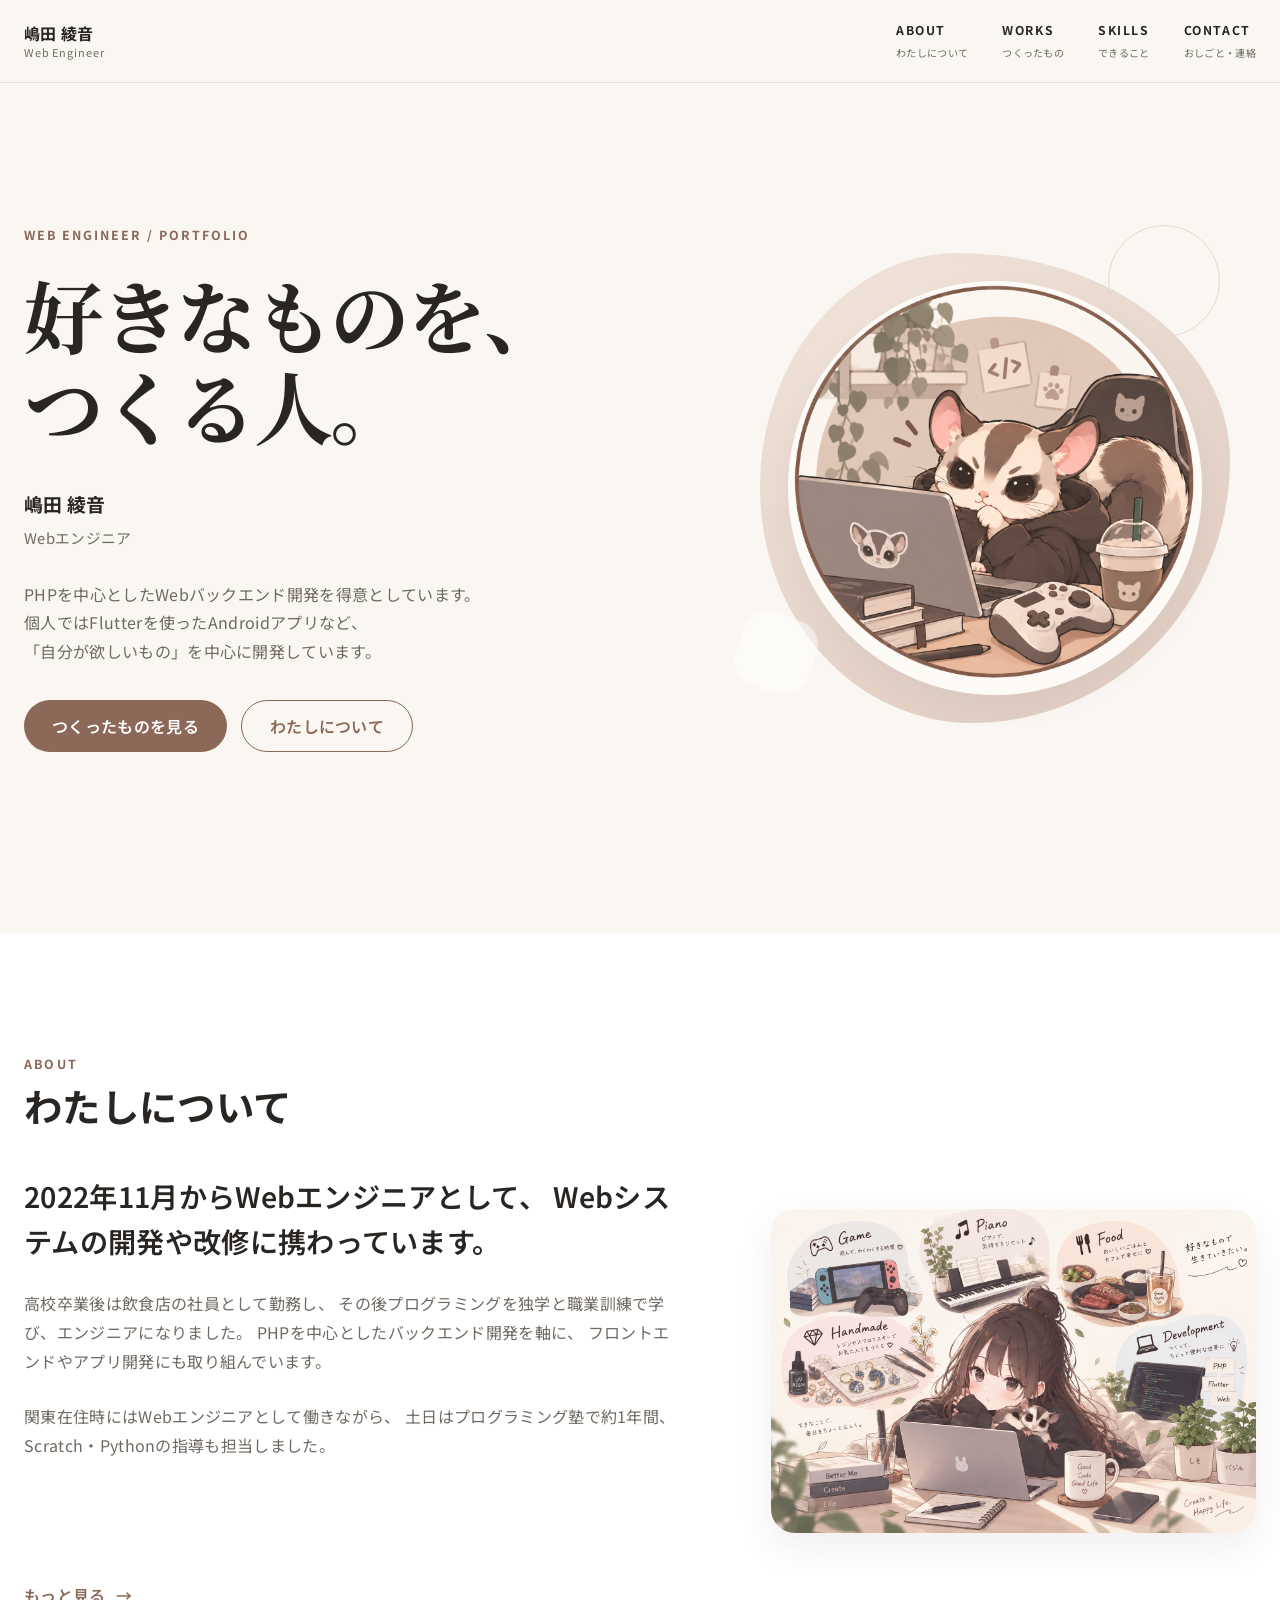
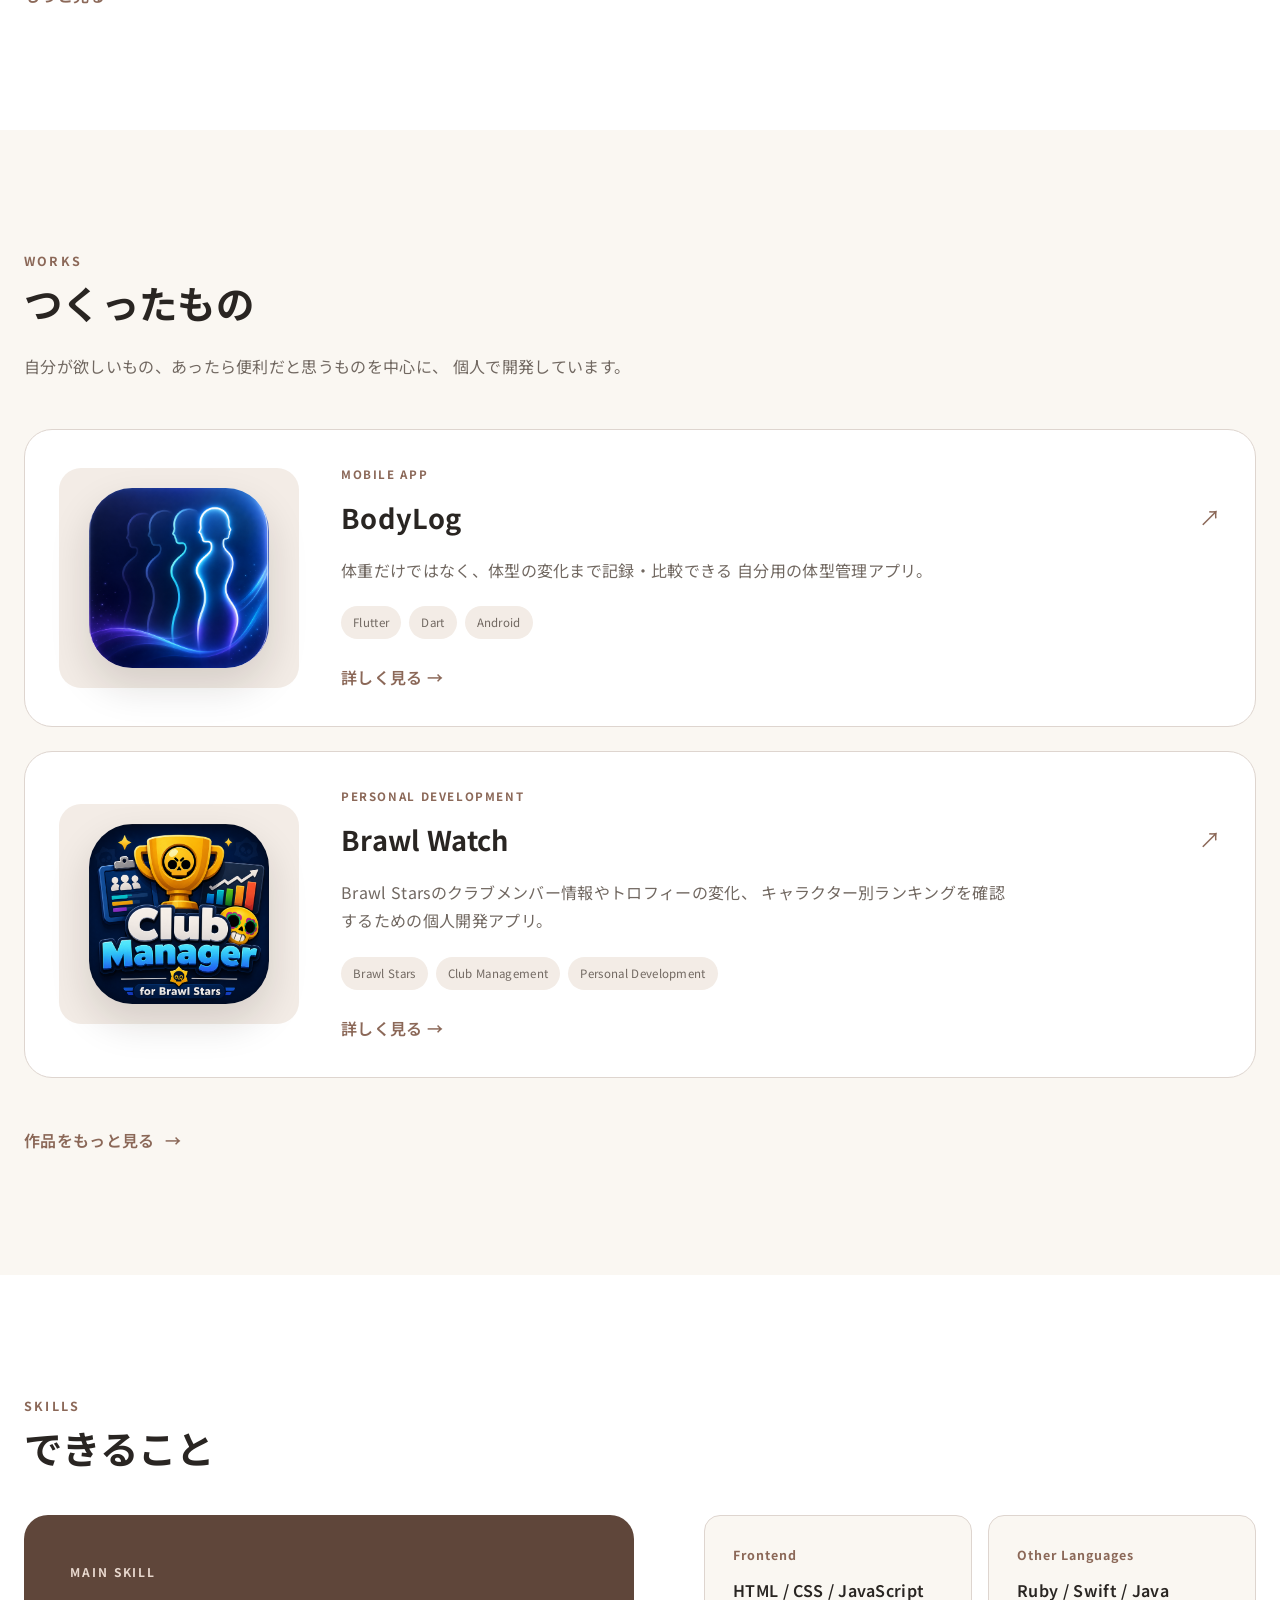
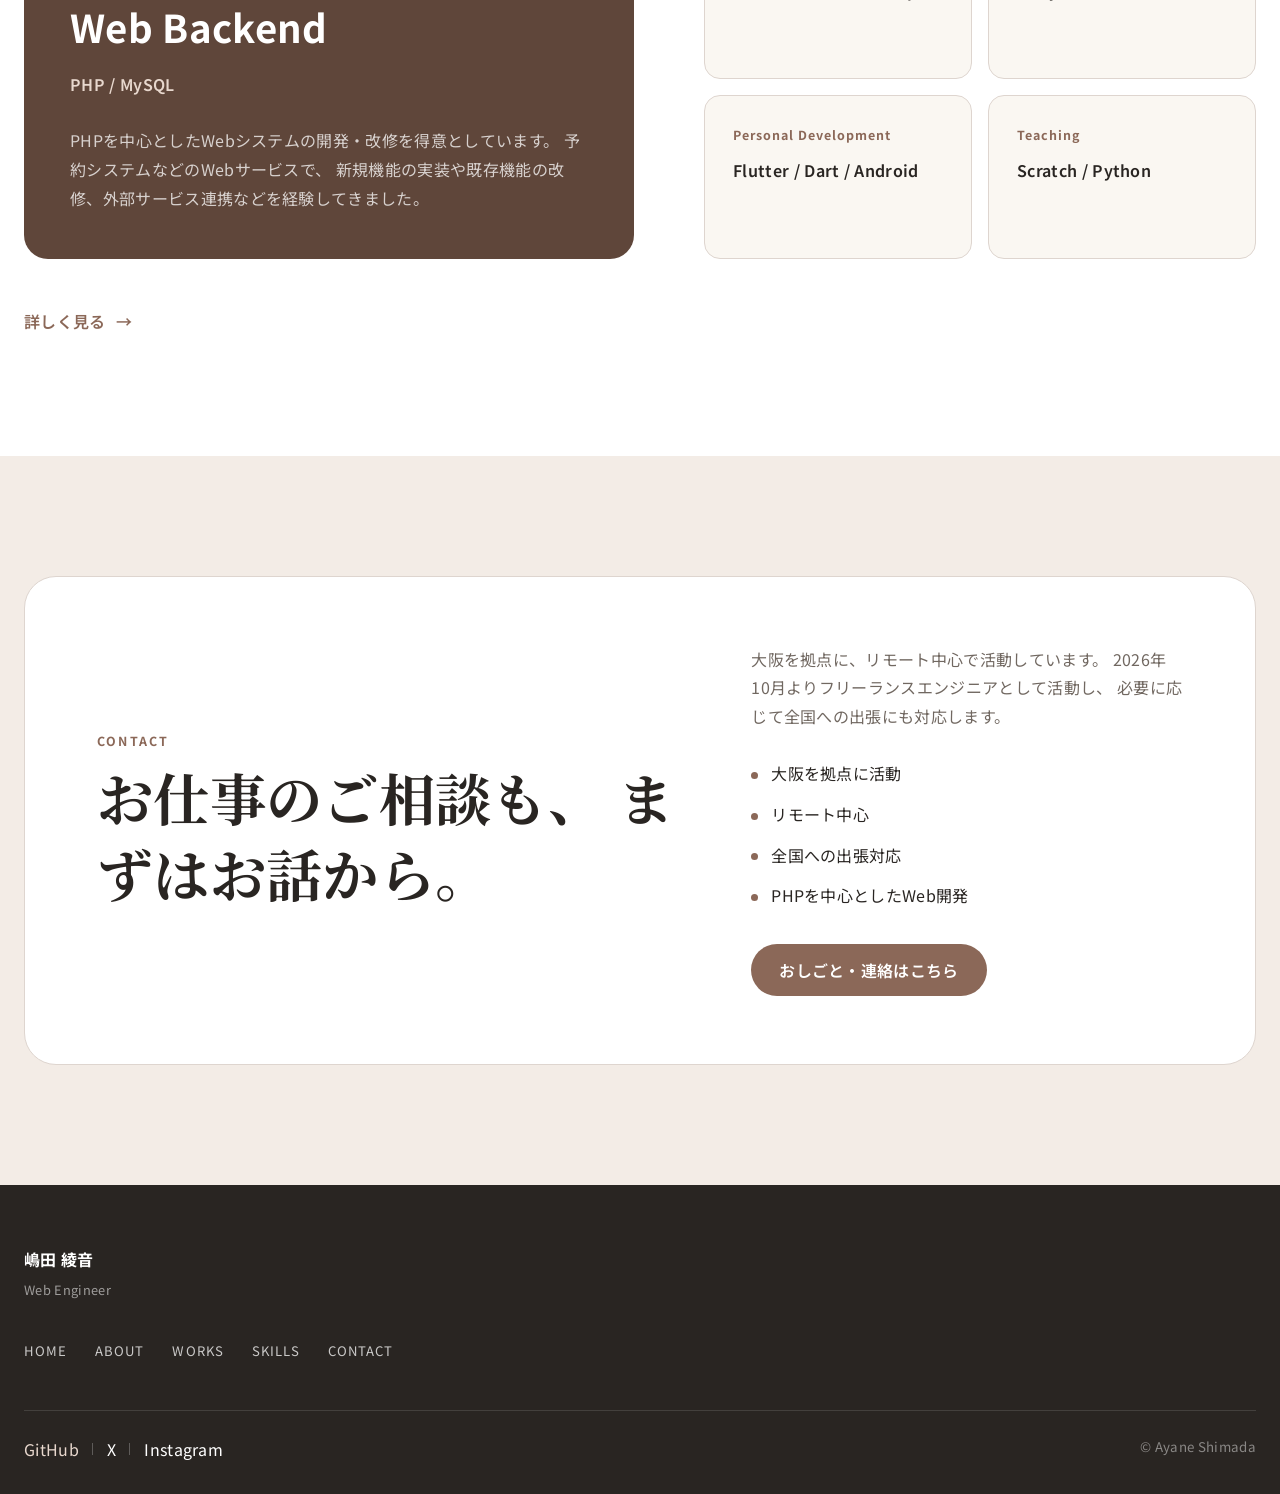
<file: index.html>
<!DOCTYPE html>
<html lang="ja">
<head>
  <meta charset="UTF-8">
  <meta name="viewport" content="width=device-width, initial-scale=1.0">

  <title>嶋田 綾音 | Webエンジニア ポートフォリオ</title>
  <meta
    name="description"
    content="PHPを中心としたWebバックエンド開発を得意とするWebエンジニア、嶋田綾音のポートフォリオサイトです。実務経験や個人開発、スキルをご紹介しています。"
  >
  <meta name="robots" content="index, follow">

  <link rel="stylesheet" href="./assets/css/style.css">
  <link rel="stylesheet" href="./assets/css/responsive.css">

  <style>
    .about-home-interests {
      margin: 36px 0 0;
    }

    .about-home-interests-image {
      display: block;
      width: 100%;
      height: auto;
      border-radius: 24px;
      object-fit: cover;
      box-shadow: 0 14px 36px rgba(73, 54, 44, 0.08);
    }

    @media (max-width: 768px) {
      .about-home-interests {
        margin-top: 28px;
      }

      .about-home-interests-image {
        border-radius: 18px;
      }
    }
  </style>
</head>

<body>

  <!-- =========================
       Header
  ========================== -->
  <header class="site-header">
    <div class="header-inner">

      <a href="./" class="site-logo" aria-label="嶋田綾音 ポートフォリオ ホーム">
        <span class="site-logo-name">嶋田 綾音</span>
        <span class="site-logo-role">Web Engineer</span>
      </a>

      <nav id="global-navigation" class="global-nav" aria-label="メインナビゲーション">
        <ul class="global-nav-list">
          <li>
            <a href="./about/">
              <span class="nav-en">ABOUT</span>
              <span class="nav-ja">わたしについて</span>
            </a>
          </li>

          <li>
            <a href="./works/">
              <span class="nav-en">WORKS</span>
              <span class="nav-ja">つくったもの</span>
            </a>
          </li>

          <li>
            <a href="./skills/">
              <span class="nav-en">SKILLS</span>
              <span class="nav-ja">できること</span>
            </a>
          </li>

          <li>
            <a href="./contact/">
              <span class="nav-en">CONTACT</span>
              <span class="nav-ja">おしごと・連絡</span>
            </a>
          </li>
        </ul>
      </nav>

      <button
        class="menu-button"
        type="button"
        aria-label="メニューを開く"
        aria-expanded="false"
        aria-controls="global-navigation"
      >
        <span></span>
        <span></span>
        <span></span>
      </button>

    </div>
  </header>


  <main>

    <!-- =========================
         Hero
    ========================== -->
    <section class="hero">
      <div class="hero-inner">

        <div class="hero-content">

          <p class="hero-label">WEB ENGINEER / PORTFOLIO</p>

          <h1 class="hero-title">
            好きなものを、<br>
            つくる人。
          </h1>

          <div class="hero-profile">
            <p class="hero-name">嶋田 綾音</p>
            <p class="hero-role">Webエンジニア</p>
          </div>

          <p class="hero-description">
            PHPを中心としたWebバックエンド開発を得意としています。<br>
            個人ではFlutterを使ったAndroidアプリなど、<br class="pc-only">
            「自分が欲しいもの」を中心に開発しています。
          </p>

          <div class="hero-actions">
            <a href="./works/" class="button button-primary">
              つくったものを見る
            </a>

            <a href="./about/" class="button button-secondary">
              わたしについて
            </a>
          </div>

        </div>

        <div class="hero-visual">
          <div class="hero-image-frame">
            <img
              src="./assets/images/common/profile-main.png"
              alt="嶋田綾音の仕事用アイコン"
              class="hero-image"
              decoding="async"
              fetchpriority="high"
            >
          </div>
        </div>

      </div>
    </section>


    <!-- =========================
         About
    ========================== -->
    <section class="section section-about">
      <div class="section-inner">

        <div class="section-heading">
          <p class="section-heading-en">ABOUT</p>
          <h2 class="section-heading-ja">わたしについて</h2>
        </div>

        <div class="about-home">

          <div class="about-home-main">
            <p class="about-home-lead">
              2022年11月からWebエンジニアとして、
              Webシステムの開発や改修に携わっています。
            </p>

            <p class="about-home-text">
              高校卒業後は飲食店の社員として勤務し、
              その後プログラミングを独学と職業訓練で学び、エンジニアになりました。
              PHPを中心としたバックエンド開発を軸に、
              フロントエンドやアプリ開発にも取り組んでいます。
            </p>

            <p class="about-home-text">
              関東在住時にはWebエンジニアとして働きながら、
              土日はプログラミング塾で約1年間、Scratch・Pythonの指導も担当しました。
            </p>
          </div>

          <figure class="about-home-interests">
            <img
              src="./assets/images/common/interests.png"
              alt="ゲーム、ピアノ、焼肉などのおいしいもの、レジンやスワロフスキーを使ったアクセサリー制作、Web・アプリ開発、シソとバジル栽培など、好きなものをまとめたイラスト"
              class="about-home-interests-image"
              loading="lazy"
              decoding="async"
            >
          </figure>

        </div>

        <div class="section-more">
          <a href="./about/" class="text-link">
            もっと見る
            <span aria-hidden="true">→</span>
          </a>
        </div>

      </div>
    </section>


    <!-- =========================
         Works
    ========================== -->
    <section class="section section-works">
      <div class="section-inner">

        <div class="section-heading">
          <p class="section-heading-en">WORKS</p>
          <h2 class="section-heading-ja">つくったもの</h2>
        </div>

        <p class="section-intro">
          自分が欲しいもの、あったら便利だと思うものを中心に、
          個人で開発しています。
        </p>

        <div class="home-works-list">

          <!-- BodyLog -->
          <article class="home-work-item">
            <a
              href="./works/bodylog/"
              class="home-work-link"
              aria-label="BodyLogの詳細を見る"
            >
              <div class="home-work-icon-wrap">
                <img
                  src="./assets/images/bodylog/bodylog-icon.png"
                  alt="BodyLog アプリアイコン"
                  class="home-work-icon"
                  width="180"
                  height="180"
                  loading="lazy"
                  decoding="async"
                >
              </div>

              <div class="home-work-content">
                <p class="work-card-category">MOBILE APP</p>

                <div class="home-work-title-row">
                  <h3 class="work-card-title">BodyLog</h3>
                  <span class="home-work-arrow" aria-hidden="true">↗</span>
                </div>

                <p class="work-card-description">
                  体重だけではなく、体型の変化まで記録・比較できる
                  自分用の体型管理アプリ。
                </p>

                <ul class="tag-list" aria-label="使用技術">
                  <li>Flutter</li>
                  <li>Dart</li>
                  <li>Android</li>
                </ul>

                <span class="work-card-more">詳しく見る →</span>
              </div>
            </a>
          </article>

          <!-- Brawl Watch -->
          <article class="home-work-item">
            <a
              href="./works/brawl-watch/"
              class="home-work-link"
              aria-label="Brawl Watchの詳細を見る"
            >
              <div class="home-work-icon-wrap">
                <img
                  src="./assets/images/brawl-watch/icon.png"
                  alt="Brawl Watch アプリアイコン"
                  class="home-work-icon"
                  width="180"
                  height="180"
                  loading="lazy"
                  decoding="async"
                >
              </div>

              <div class="home-work-content">
                <p class="work-card-category">PERSONAL DEVELOPMENT</p>

                <div class="home-work-title-row">
                  <h3 class="work-card-title">Brawl Watch</h3>
                  <span class="home-work-arrow" aria-hidden="true">↗</span>
                </div>

                <p class="work-card-description">
                  Brawl Starsのクラブメンバー情報やトロフィーの変化、
                  キャラクター別ランキングを確認するための個人開発アプリ。
                </p>

                <ul class="tag-list" aria-label="プロジェクト分類">
                  <li>Brawl Stars</li>
                  <li>Club Management</li>
                  <li>Personal Development</li>
                </ul>

                <span class="work-card-more">詳しく見る →</span>
              </div>
            </a>
          </article>

        </div>

        <div class="section-more">
          <a href="./works/" class="text-link">
            作品をもっと見る
            <span aria-hidden="true">→</span>
          </a>
        </div>

      </div>
    </section>


    <!-- =========================
         Skills
    ========================== -->
    <section class="section section-skills">
      <div class="section-inner">

        <div class="section-heading">
          <p class="section-heading-en">SKILLS</p>
          <h2 class="section-heading-ja">できること</h2>
        </div>

        <div class="skills-home">

          <div class="skills-home-main">
            <p class="skills-home-label">
              MAIN SKILL
            </p>

            <h3 class="skills-home-title">
              Web Backend
            </h3>

            <p class="skills-home-tech">
              PHP / MySQL
            </p>

            <p class="skills-home-description">
              PHPを中心としたWebシステムの開発・改修を得意としています。
              予約システムなどのWebサービスで、
              新規機能の実装や既存機能の改修、外部サービス連携などを経験してきました。
            </p>
          </div>

          <div class="skills-home-list">

            <div class="skill-summary">
              <p class="skill-summary-title">
                Frontend
              </p>
              <p class="skill-summary-text">
                HTML / CSS / JavaScript
              </p>
            </div>

            <div class="skill-summary">
              <p class="skill-summary-title">
                Other Languages
              </p>
              <p class="skill-summary-text">
                Ruby / Swift / Java
              </p>
            </div>

            <div class="skill-summary">
              <p class="skill-summary-title">
                Personal Development
              </p>
              <p class="skill-summary-text">
                Flutter / Dart / Android
              </p>
            </div>

            <div class="skill-summary">
              <p class="skill-summary-title">
                Teaching
              </p>
              <p class="skill-summary-text">
                Scratch / Python
              </p>
            </div>

          </div>

        </div>

        <div class="section-more">
          <a href="./skills/" class="text-link">
            詳しく見る
            <span aria-hidden="true">→</span>
          </a>
        </div>

      </div>
    </section>


    <!-- =========================
         Contact
    ========================== -->
    <section class="section section-contact">
      <div class="section-inner">

        <div class="contact-home">

          <div class="contact-home-heading">
            <p class="section-heading-en">CONTACT</p>

            <h2 class="contact-home-title">
              お仕事のご相談も、<br>
              まずはお話から。
            </h2>
          </div>

          <div class="contact-home-content">

            <p class="contact-home-description">
              大阪を拠点に、リモート中心で活動しています。
              2026年10月よりフリーランスエンジニアとして活動し、
              必要に応じて全国への出張にも対応します。
            </p>

            <ul class="work-style-list">
              <li>大阪を拠点に活動</li>
              <li>リモート中心</li>
              <li>全国への出張対応</li>
              <li>PHPを中心としたWeb開発</li>
            </ul>

            <a href="./contact/" class="button button-primary">
              おしごと・連絡はこちら
            </a>

          </div>

        </div>

      </div>
    </section>

  </main>


  <!-- =========================
       Footer
  ========================== -->
  <footer class="site-footer">
    <div class="footer-inner">

      <div class="footer-profile">
        <p class="footer-name">
          嶋田 綾音
        </p>

        <p class="footer-role">
          Web Engineer
        </p>
      </div>

      <nav class="footer-nav" aria-label="フッターナビゲーション">
        <ul>
          <li>
            <a href="./">HOME</a>
          </li>
          <li>
            <a href="./about/">ABOUT</a>
          </li>
          <li>
            <a href="./works/">WORKS</a>
          </li>
          <li>
            <a href="./skills/">SKILLS</a>
          </li>
          <li>
            <a href="./contact/">CONTACT</a>
          </li>
        </ul>
      </nav>

      <div class="footer-bottom">
        <div class="footer-socials">
            <a
            href="https://github.com/shima0924-a"
            target="_blank"
            rel="noopener noreferrer"
            class="footer-github"
            >GitHub</a>

            <a
            href="https://x.com/momonga_job"
            target="_blank"
            rel="noopener noreferrer"
            >X</a>

            <a
            href="https://www.instagram.com/d_shima.gogoj/"
            target="_blank"
            rel="noopener noreferrer"
            >Instagram</a>
        </div>

        <small class="copyright">© Ayane Shimada</small>
      </div>

    </div>
  </footer>


  <script src="./assets/js/main.js"></script>

</body>
</html>
</file>
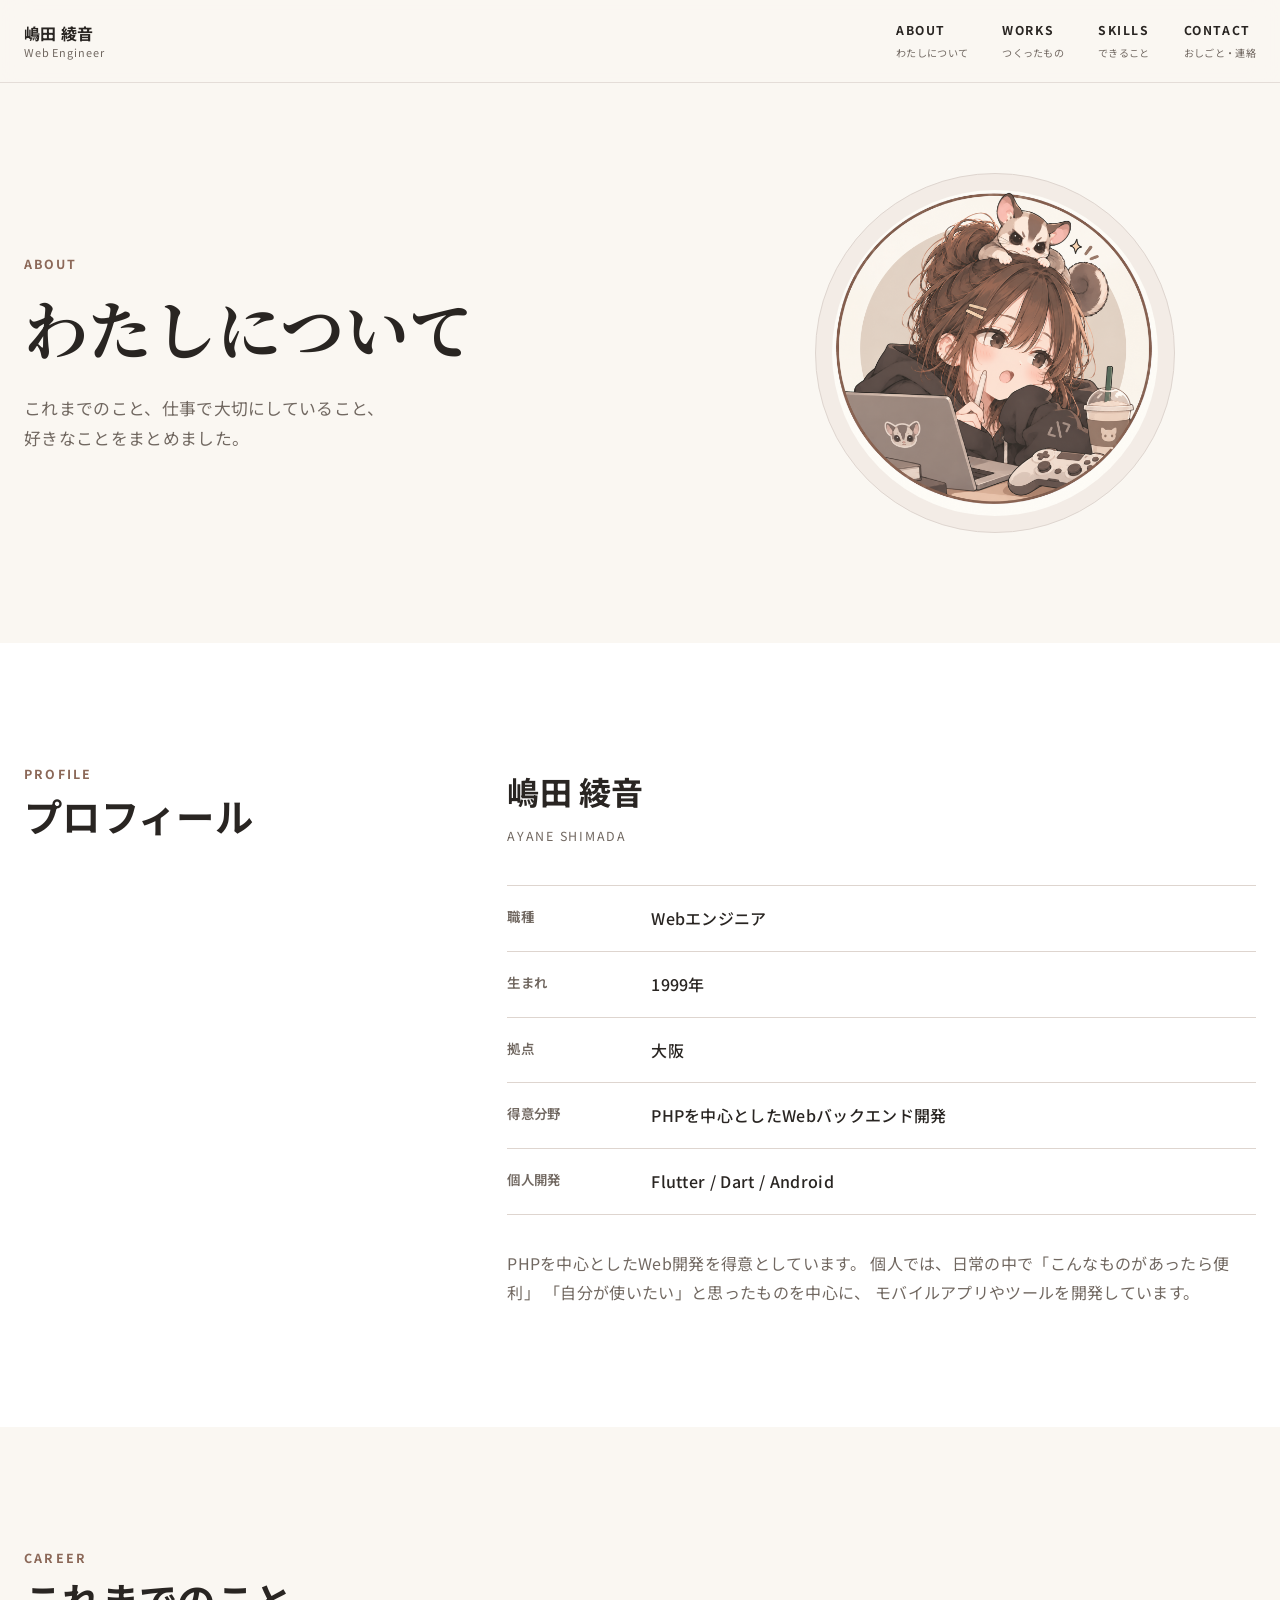
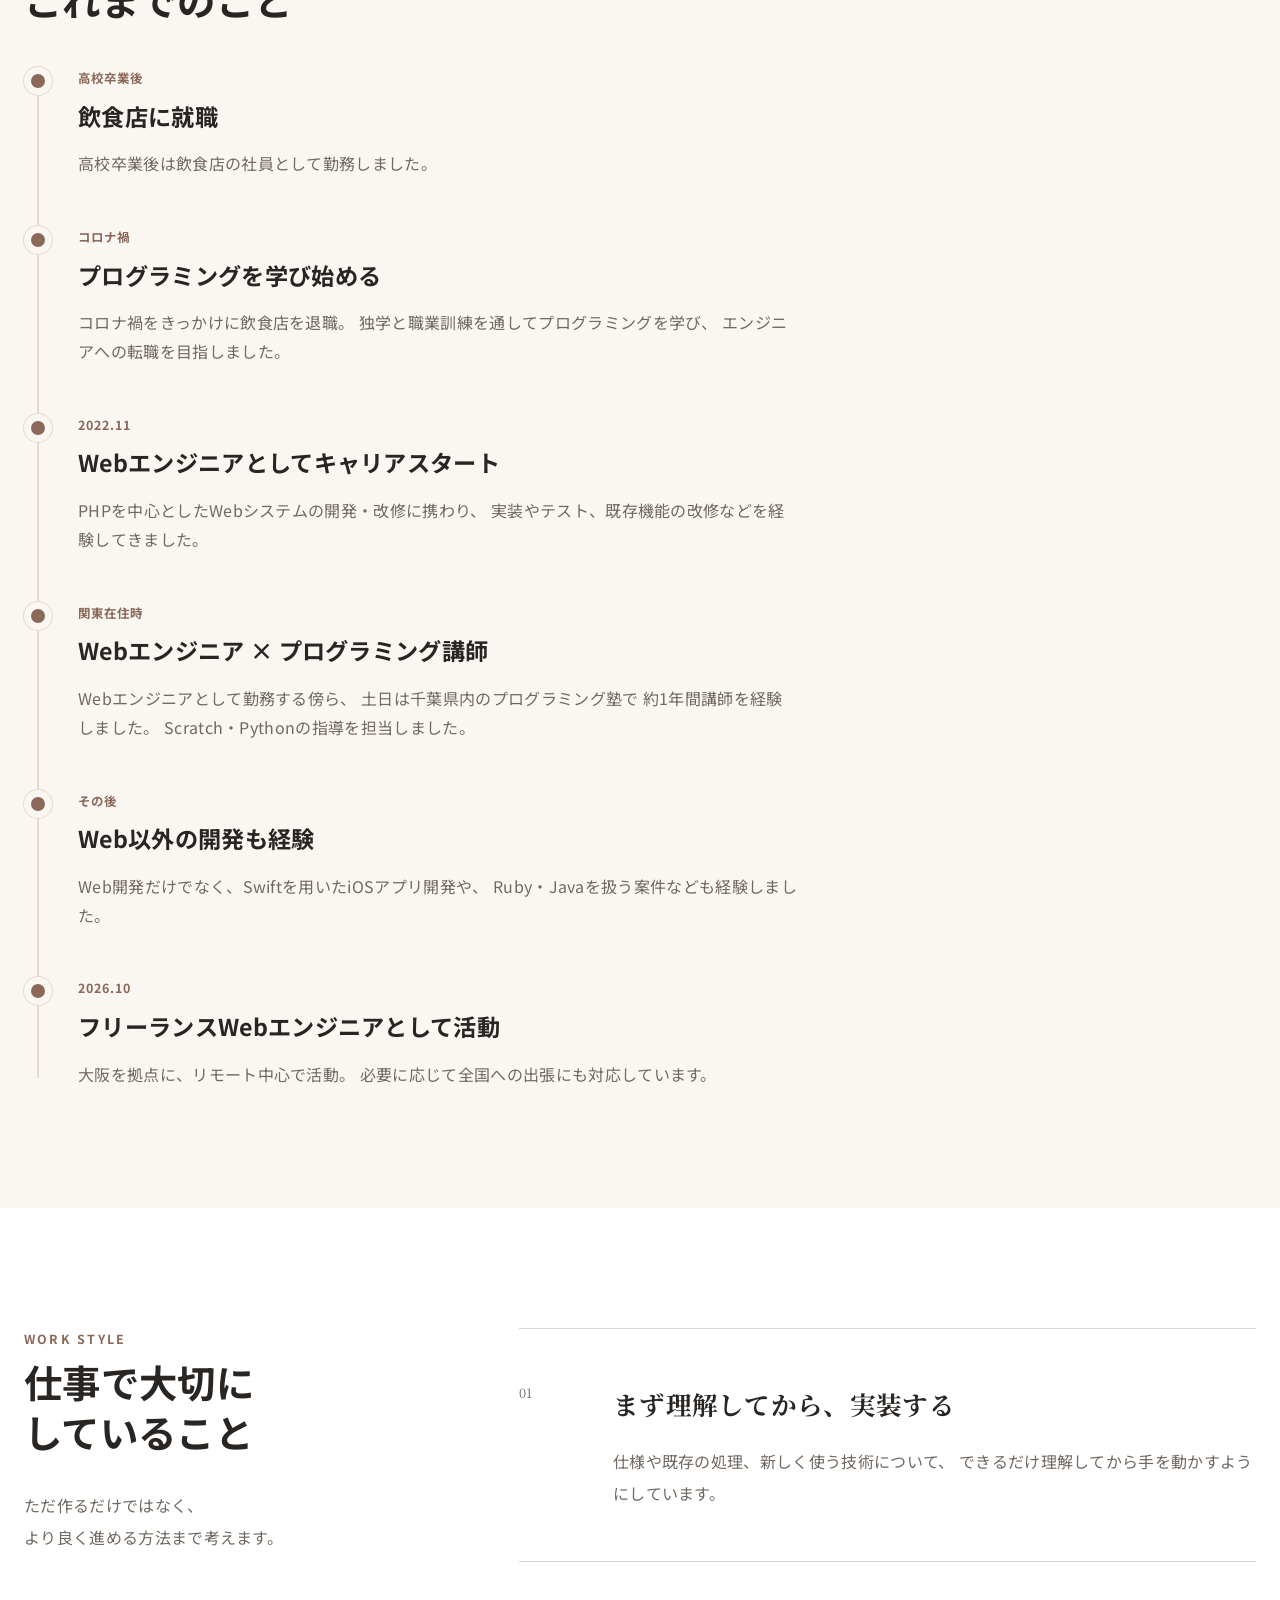
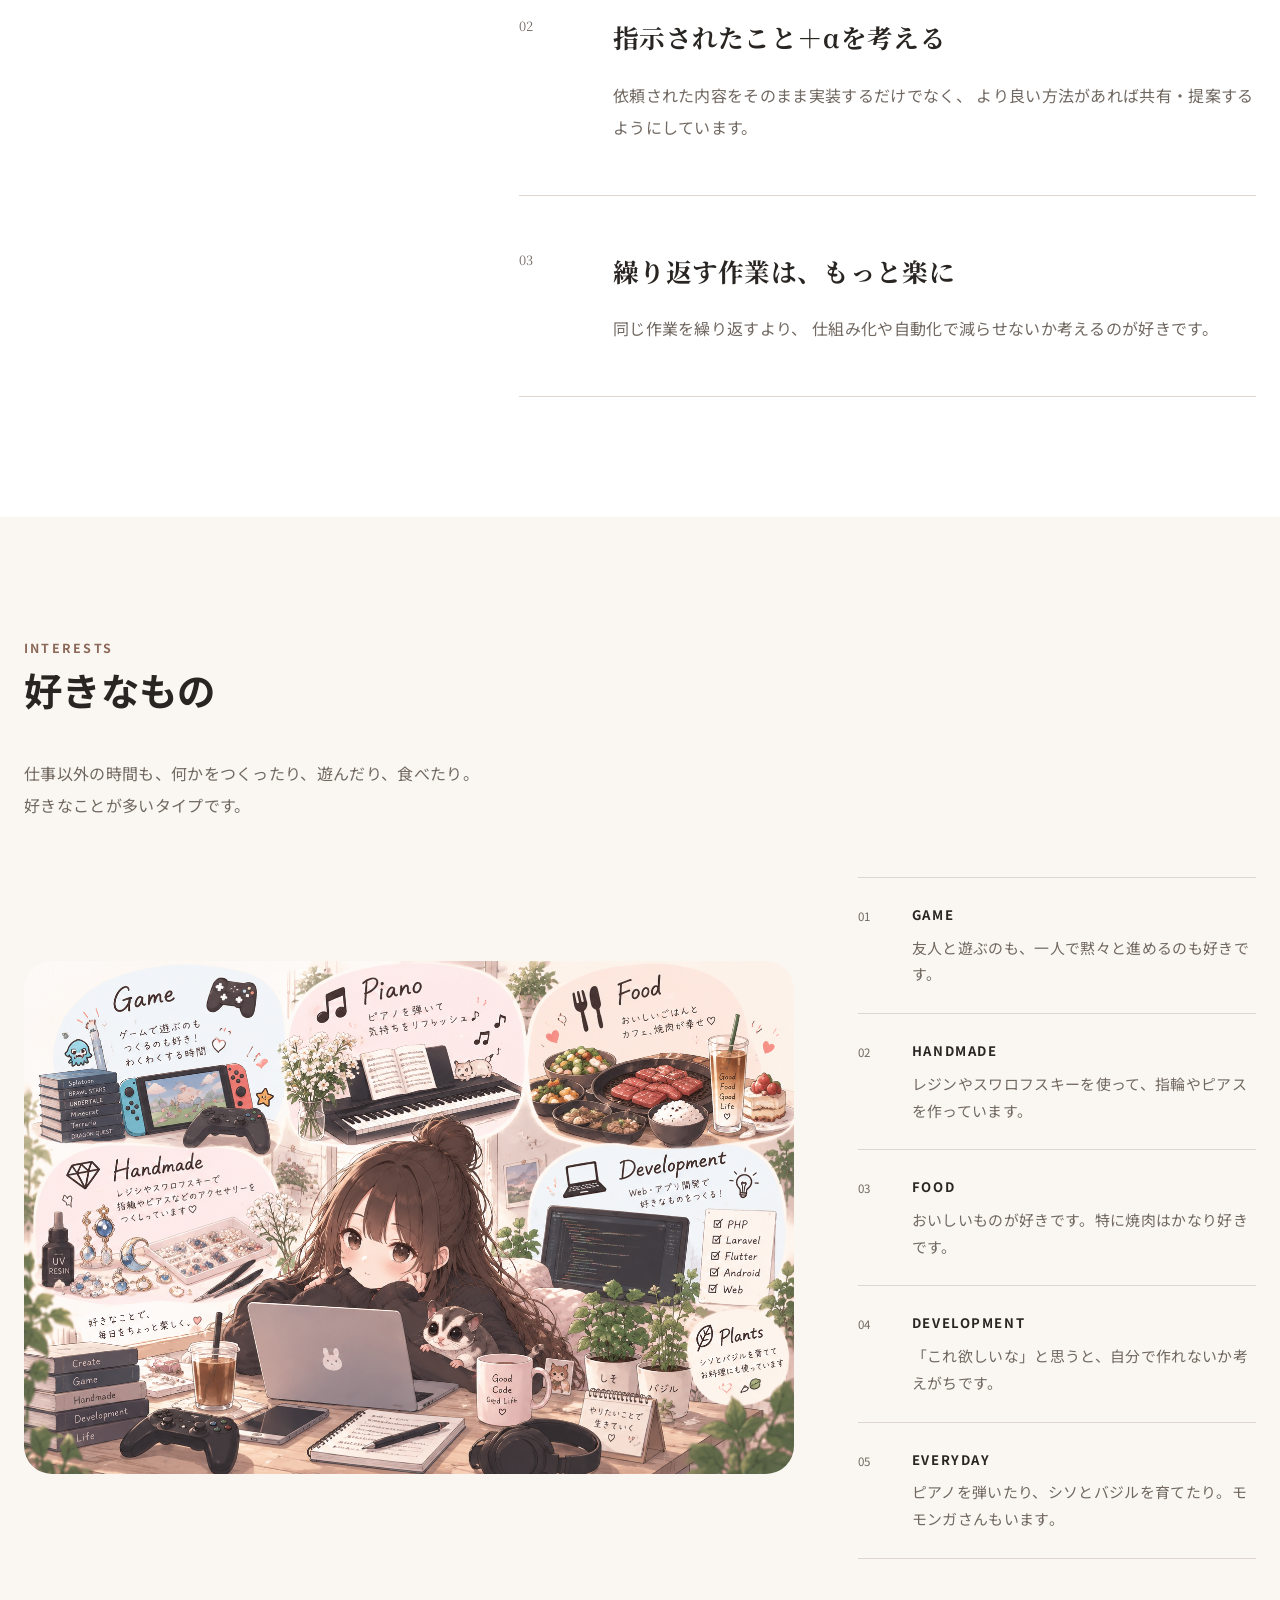
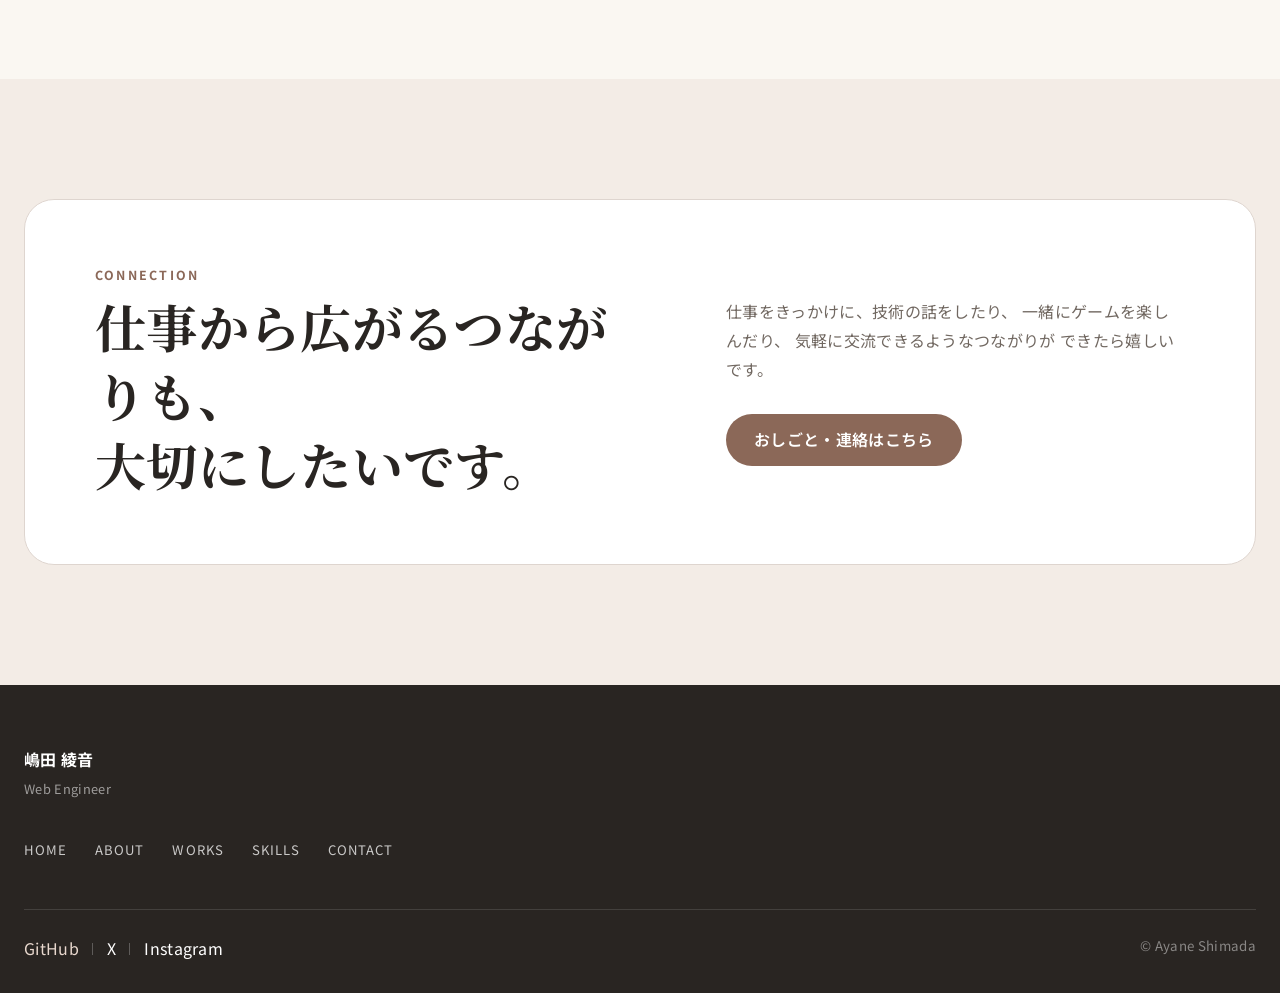
<file: about/index.html>
<!DOCTYPE html>
<html lang="ja">
<head>
  <meta charset="UTF-8">
  <meta name="viewport" content="width=device-width, initial-scale=1.0">

  <title>わたしについて | 嶋田 綾音</title>
  <meta
    name="description"
    content="Webエンジニア嶋田綾音のプロフィール、これまでの経歴、仕事で大切にしていること、趣味について紹介します。"
  >

  <link rel="stylesheet" href="../assets/css/style.css">
  <link rel="stylesheet" href="../assets/css/responsive.css">
</head>

<body>

  <!-- =========================
       Header
  ========================== -->
  <header class="site-header">
    <div class="header-inner">

      <a href="../" class="site-logo">
        <span class="site-logo-name">嶋田 綾音</span>
        <span class="site-logo-role">Web Engineer</span>
      </a>

      <nav class="global-nav" aria-label="メインナビゲーション">
        <ul class="global-nav-list">
          <li>
            <a href="../about/">
              <span class="nav-en">ABOUT</span>
              <span class="nav-ja">わたしについて</span>
            </a>
          </li>

          <li>
            <a href="../works/">
              <span class="nav-en">WORKS</span>
              <span class="nav-ja">つくったもの</span>
            </a>
          </li>

          <li>
            <a href="../skills/">
              <span class="nav-en">SKILLS</span>
              <span class="nav-ja">できること</span>
            </a>
          </li>

          <li>
            <a href="../contact/">
              <span class="nav-en">CONTACT</span>
              <span class="nav-ja">おしごと・連絡</span>
            </a>
          </li>
        </ul>
      </nav>

      <button
        class="menu-button"
        type="button"
        aria-label="メニューを開く"
        aria-expanded="false"
      >
        <span></span>
        <span></span>
        <span></span>
      </button>

    </div>
  </header>


  <main>

    <!-- =========================
         Page Hero
    ========================== -->
    <section class="page-hero">
      <div class="page-hero-inner">

        <div class="page-hero-content">
          <p class="page-hero-en">ABOUT</p>

          <h1 class="page-hero-title">
            わたしについて
          </h1>

          <p class="page-hero-lead">
            これまでのこと、仕事で大切にしていること、<br class="pc-only">
            好きなことをまとめました。
          </p>
        </div>

        <div class="page-hero-visual">
          <img
            src="../assets/images/common/profile-main2.png"
            alt="嶋田綾音の仕事用アイコン"
            class="page-hero-image"
          >
        </div>

      </div>
    </section>


    <!-- =========================
         Profile
    ========================== -->
    <section class="section about-profile-section">
      <div class="section-inner">

        <div class="about-profile-grid">

          <div class="about-profile-heading">
            <p class="section-heading-en">PROFILE</p>
            <h2 class="section-heading-ja">プロフィール</h2>
          </div>

          <div class="about-profile-content">

            <div class="about-profile-name">
              <p class="about-profile-name-ja">
                嶋田 綾音
              </p>

              <p class="about-profile-name-en">
                AYANE SHIMADA
              </p>
            </div>

            <dl class="profile-list">

              <div class="profile-row">
                <dt>職種</dt>
                <dd>Webエンジニア</dd>
              </div>

              <div class="profile-row">
                <dt>生まれ</dt>
                <dd>1999年</dd>
              </div>

              <div class="profile-row">
                <dt>拠点</dt>
                <dd>大阪</dd>
              </div>

              <div class="profile-row">
                <dt>得意分野</dt>
                <dd>PHPを中心としたWebバックエンド開発</dd>
              </div>

              <div class="profile-row">
                <dt>個人開発</dt>
                <dd>Flutter / Dart / Android</dd>
              </div>

            </dl>

            <p class="about-profile-text">
              PHPを中心としたWeb開発を得意としています。
              個人では、日常の中で「こんなものがあったら便利」
              「自分が使いたい」と思ったものを中心に、
              モバイルアプリやツールを開発しています。
            </p>

          </div>

        </div>

      </div>
    </section>


    <!-- =========================
         Career
    ========================== -->
    <section class="section career-section">
      <div class="section-inner">

        <div class="section-heading">
          <p class="section-heading-en">CAREER</p>
          <h2 class="section-heading-ja">これまでのこと</h2>
        </div>

        <div class="career-timeline">

          <article class="career-item">
            <div class="career-marker"></div>

            <div class="career-content">
              <p class="career-year">高校卒業後</p>

              <h3 class="career-title">
                飲食店に就職
              </h3>

              <p class="career-text">
                高校卒業後は飲食店の社員として勤務しました。
              </p>
            </div>
          </article>


          <article class="career-item">
            <div class="career-marker"></div>

            <div class="career-content">
              <p class="career-year">コロナ禍</p>

              <h3 class="career-title">
                プログラミングを学び始める
              </h3>

              <p class="career-text">
                コロナ禍をきっかけに飲食店を退職。
                独学と職業訓練を通してプログラミングを学び、
                エンジニアへの転職を目指しました。
              </p>
            </div>
          </article>


          <article class="career-item">
            <div class="career-marker"></div>

            <div class="career-content">
              <p class="career-year">2022.11</p>

              <h3 class="career-title">
                Webエンジニアとしてキャリアスタート
              </h3>

              <p class="career-text">
                PHPを中心としたWebシステムの開発・改修に携わり、
                実装やテスト、既存機能の改修などを経験してきました。
              </p>
            </div>
          </article>


          <article class="career-item">
            <div class="career-marker"></div>

            <div class="career-content">
              <p class="career-year">関東在住時</p>

              <h3 class="career-title">
                Webエンジニア × プログラミング講師
              </h3>

              <p class="career-text">
                Webエンジニアとして勤務する傍ら、
                土日は千葉県内のプログラミング塾で
                約1年間講師を経験しました。
                Scratch・Pythonの指導を担当しました。
              </p>
            </div>
          </article>


          <article class="career-item">
            <div class="career-marker"></div>

            <div class="career-content">
              <p class="career-year">その後</p>

              <h3 class="career-title">
                Web以外の開発も経験
              </h3>

              <p class="career-text">
                Web開発だけでなく、Swiftを用いたiOSアプリ開発や、
                Ruby・Javaを扱う案件なども経験しました。
              </p>
            </div>
          </article>


          <article class="career-item">
            <div class="career-marker"></div>

            <div class="career-content">
              <p class="career-year">2026.10</p>

              <h3 class="career-title">
                フリーランスWebエンジニアとして活動
              </h3>

              <p class="career-text">
                大阪を拠点に、リモート中心で活動。
                必要に応じて全国への出張にも対応しています。
              </p>
            </div>
          </article>

        </div>

      </div>
    </section>


    <!-- =========================
         Values
    ========================== -->
    <section class="section values-section">
    <div class="section-inner values-layout">

        <div class="values-intro">
        <p class="section-heading-en">WORK STYLE</p>
        <h2 class="section-heading-ja">
            仕事で大切に<br>していること
        </h2>

        <p class="values-intro-text">
            ただ作るだけではなく、<br>
            より良く進める方法まで考えます。
        </p>
        </div>

        <div class="values-list">

        <article class="value-story">
            <span class="value-story-number">01</span>
            <div>
            <h3>まず理解してから、実装する</h3>
            <p>
                仕様や既存の処理、新しく使う技術について、
                できるだけ理解してから手を動かすようにしています。
            </p>
            </div>
        </article>

        <article class="value-story">
            <span class="value-story-number">02</span>
            <div>
            <h3>指示されたこと＋αを考える</h3>
            <p>
                依頼された内容をそのまま実装するだけでなく、
                より良い方法があれば共有・提案するようにしています。
            </p>
            </div>
        </article>

        <article class="value-story">
            <span class="value-story-number">03</span>
            <div>
            <h3>繰り返す作業は、もっと楽に</h3>
            <p>
                同じ作業を繰り返すより、
                仕組み化や自動化で減らせないか考えるのが好きです。
            </p>
            </div>
        </article>

        </div>
    </div>
    </section>


    <!-- =========================
         Interests
    ========================== -->
    <section class="section interests-section">
    <div class="section-inner">

        <div class="section-heading">
        <p class="section-heading-en">INTERESTS</p>
        <h2 class="section-heading-ja">好きなもの</h2>
        </div>

        <p class="interests-lead">
        仕事以外の時間も、何かをつくったり、遊んだり、食べたり。<br>
        好きなことが多いタイプです。
        </p>

        <div class="interests-showcase">

        <div class="interests-visual">
            <img
            src="../assets/images/common/interests-about.png"
            alt="ゲーム、ピアノ、ハンドメイド、食べること、個人開発など好きなものを描いたイラスト"
            class="interests-image"
            >
        </div>

        <div class="interests-notes">

            <div class="interest-note">
            <span>01</span>
            <div>
                <strong>GAME</strong>
                <p>友人と遊ぶのも、一人で黙々と進めるのも好きです。</p>
            </div>
            </div>

            <div class="interest-note">
            <span>02</span>
            <div>
                <strong>HANDMADE</strong>
                <p>レジンやスワロフスキーを使って、指輪やピアスを作っています。</p>
            </div>
            </div>

            <div class="interest-note">
            <span>03</span>
            <div>
                <strong>FOOD</strong>
                <p>おいしいものが好きです。特に焼肉はかなり好きです。</p>
            </div>
            </div>

            <div class="interest-note">
            <span>04</span>
            <div>
                <strong>DEVELOPMENT</strong>
                <p>「これ欲しいな」と思うと、自分で作れないか考えがちです。</p>
            </div>
            </div>

            <div class="interest-note">
            <span>05</span>
            <div>
                <strong>EVERYDAY</strong>
                <p>ピアノを弾いたり、シソとバジルを育てたり。モモンガさんもいます。</p>
            </div>
            </div>

        </div>

        </div>

    </div>
    </section>


    <!-- =========================
         Connection
    ========================== -->
    <section class="section connection-section">
      <div class="section-inner">

        <div class="connection-card">

          <div class="connection-heading">
            <p class="section-heading-en">CONNECTION</p>

            <h2 class="connection-title">
              仕事から広がるつながりも、<br>
              大切にしたいです。
            </h2>
          </div>

          <div class="connection-content">
            <p class="connection-text">
              仕事をきっかけに、技術の話をしたり、
              一緒にゲームを楽しんだり、
              気軽に交流できるようなつながりが
              できたら嬉しいです。
            </p>

            <a href="../contact/" class="button button-primary">
              おしごと・連絡はこちら
            </a>
          </div>

        </div>

      </div>
    </section>

  </main>


  <!-- =========================
       Footer
  ========================== -->
  <footer class="site-footer">
    <div class="footer-inner">

      <div class="footer-profile">
        <p class="footer-name">
          嶋田 綾音
        </p>

        <p class="footer-role">
          Web Engineer
        </p>
      </div>

      <nav class="footer-nav" aria-label="フッターナビゲーション">
        <ul>
          <li>
            <a href="../">HOME</a>
          </li>
          <li>
            <a href="../about/">ABOUT</a>
          </li>
          <li>
            <a href="../works/">WORKS</a>
          </li>
          <li>
            <a href="../skills/">SKILLS</a>
          </li>
          <li>
            <a href="../contact/">CONTACT</a>
          </li>
        </ul>
      </nav>

      <div class="footer-bottom">
        <div class="footer-socials">
            <a
            href="https://github.com/shima0924-a"
            target="_blank"
            rel="noopener noreferrer"
            class="footer-github"
            >GitHub</a>

            <a
            href="https://x.com/momonga_job"
            target="_blank"
            rel="noopener noreferrer"
            >X</a>

            <a
            href="https://www.instagram.com/d_shima.gogoj/"
            target="_blank"
            rel="noopener noreferrer"
            >Instagram</a>
        </div>

        <small class="copyright">© Ayane Shimada</small>
      </div>

    </div>
  </footer>


  <script src="../assets/js/main.js"></script>

</body>
</html>
</file>
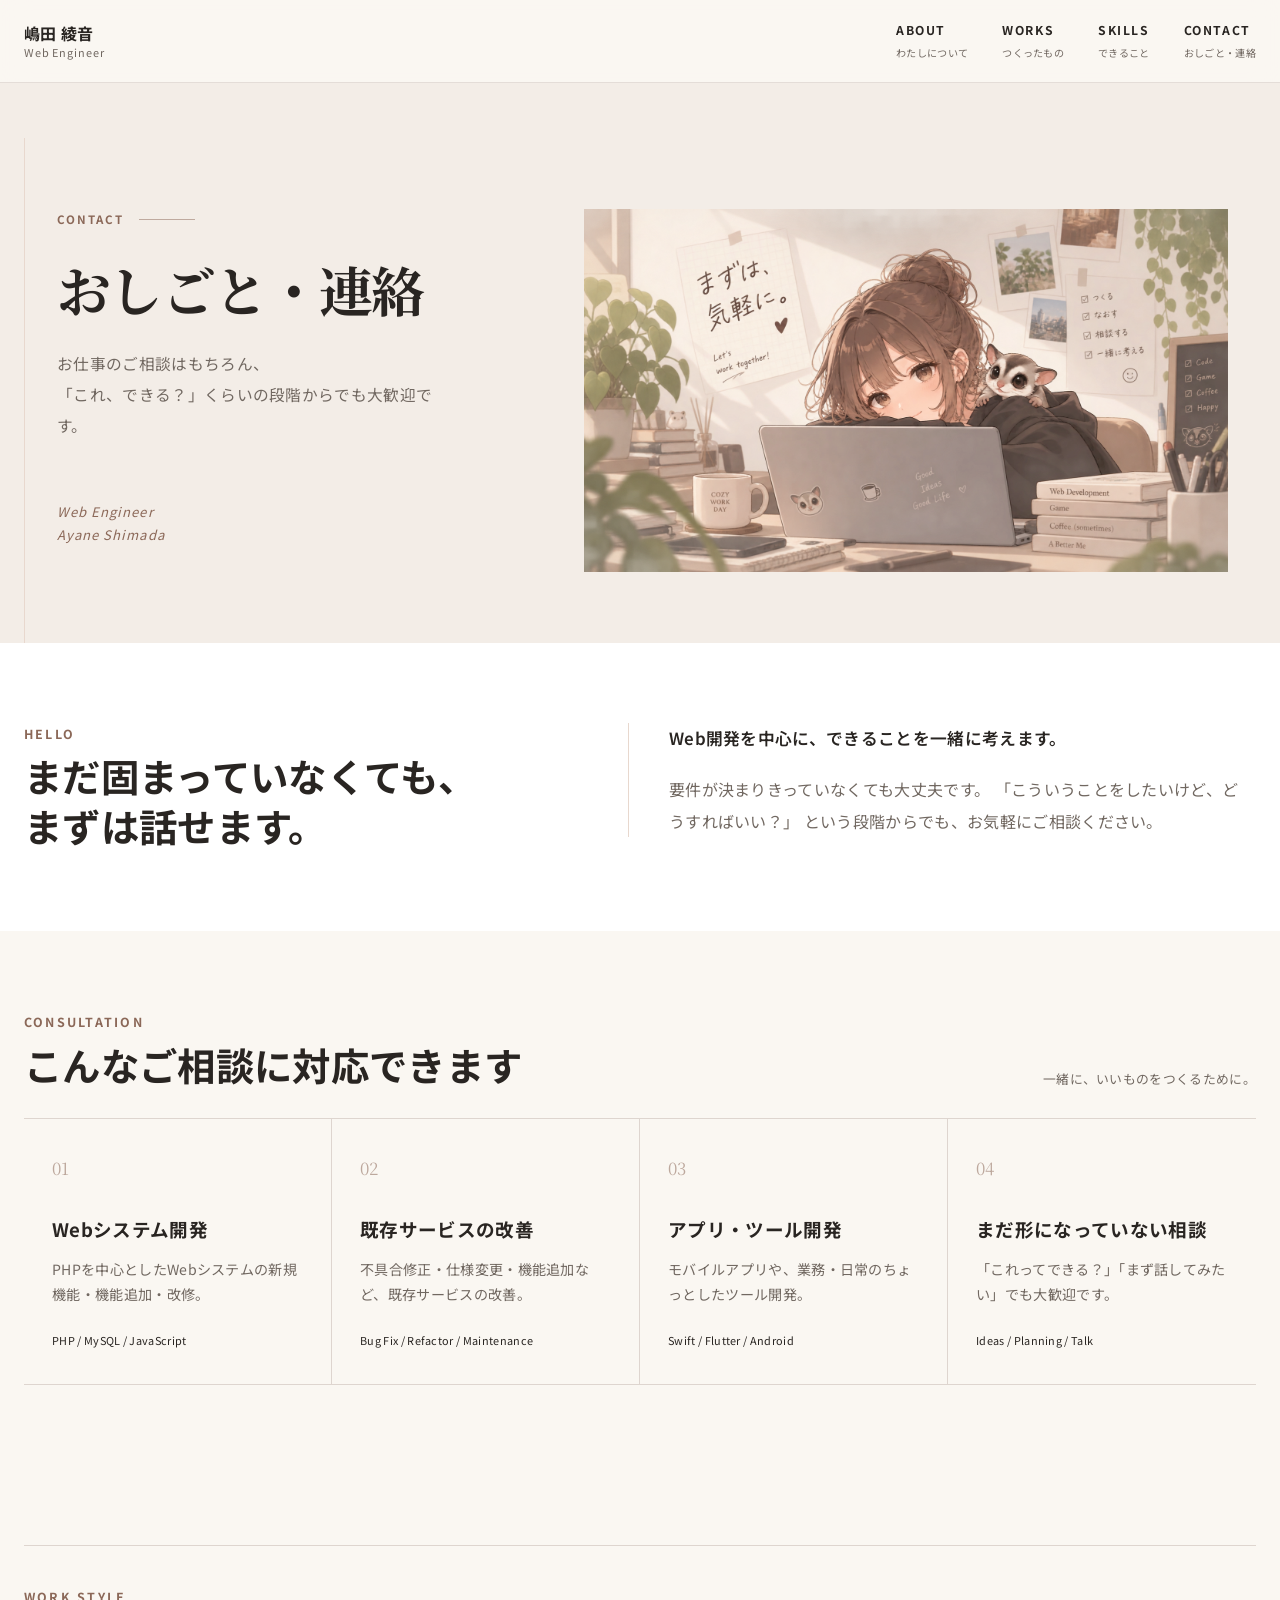
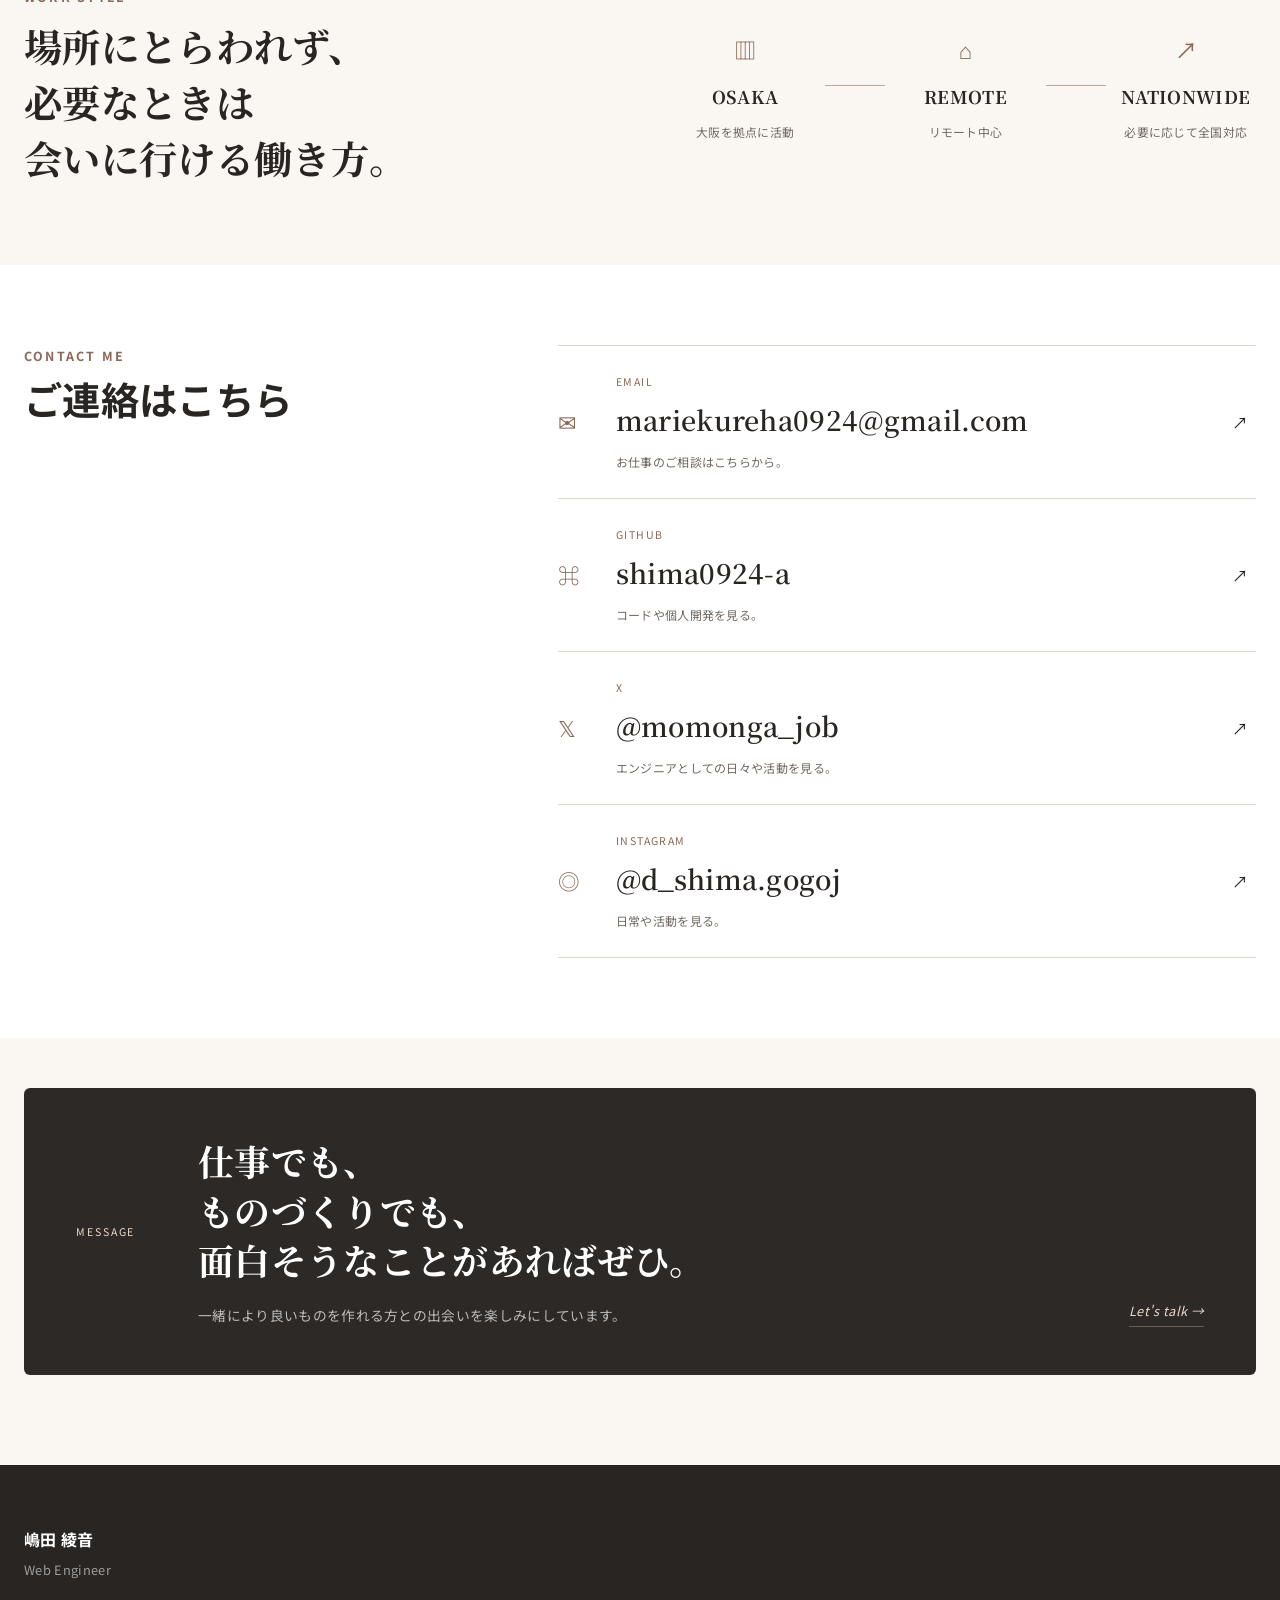
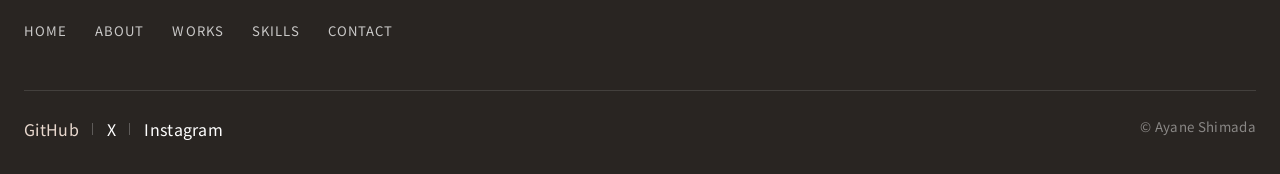
<file: contact/index.html>
<!DOCTYPE html>
<html lang="ja">
<head>
  <meta charset="UTF-8">
  <meta name="viewport" content="width=device-width, initial-scale=1.0">
  <title>おしごと・連絡 | 嶋田 綾音</title>
  <meta
    name="description"
    content="Webエンジニア嶋田綾音へのお仕事のご相談・ご連絡はこちらから。PHPを中心としたWeb開発、既存システム改修、アプリ開発などのご相談を受け付けています。"
  >
  <link rel="stylesheet" href="../assets/css/style.css">
  <link rel="stylesheet" href="../assets/css/responsive.css">
</head>
<body>

<header class="site-header">
  <div class="header-inner">
    <a href="../" class="site-logo">
      <span class="site-logo-name">嶋田 綾音</span>
      <span class="site-logo-role">Web Engineer</span>
    </a>

    <nav id="global-navigation" class="global-nav" aria-label="メインナビゲーション">
      <ul class="global-nav-list">
        <li><a href="../about/"><span class="nav-en">ABOUT</span><span class="nav-ja">わたしについて</span></a></li>
        <li><a href="../works/"><span class="nav-en">WORKS</span><span class="nav-ja">つくったもの</span></a></li>
        <li><a href="../skills/"><span class="nav-en">SKILLS</span><span class="nav-ja">できること</span></a></li>
        <li><a href="../contact/"><span class="nav-en">CONTACT</span><span class="nav-ja">おしごと・連絡</span></a></li>
      </ul>
    </nav>

    <button class="menu-button" type="button" aria-label="メニューを開く" aria-expanded="false" aria-controls="global-navigation">
      <span></span><span></span><span></span>
    </button>
  </div>
</header>

<main>

  <!-- Hero -->
  <section class="contact-editorial-hero">
    <div class="contact-editorial-hero-inner">

      <div class="contact-editorial-copy">
        <div class="contact-kicker-row">
          <span>CONTACT</span>
          <span class="contact-kicker-line"></span>
        </div>

        <h1>おしごと・連絡</h1>

        <p class="contact-editorial-lead">
          お仕事のご相談はもちろん、<br>
          「これ、できる？」くらいの段階からでも大歓迎です。
        </p>

        <p class="contact-editorial-signature">
          Web Engineer<br>
          Ayane Shimada
        </p>
      </div>

      <div class="contact-editorial-visual">
        <img
          src="../assets/images/common/contact-hero.png"
          alt="パソコンの前でくつろぐ女性とフクロモモンガ、「まずは、気軽に。」というメッセージを描いたイラスト"
        >
      </div>

    </div>
  </section>

  <!-- Hello -->
  <section class="section contact-hello-section">
    <div class="section-inner contact-hello-layout">
      <div class="contact-hello-heading">
        <p class="section-heading-en">HELLO</p>
        <h2 class="section-heading-ja">まだ固まっていなくても、<br>まずは話せます。</h2>
      </div>

      <div class="contact-hello-copy">
        <p class="project-lead">
          Web開発を中心に、できることを一緒に考えます。
        </p>
        <p>
          要件が決まりきっていなくても大丈夫です。
          「こういうことをしたいけど、どうすればいい？」
          という段階からでも、お気軽にご相談ください。
        </p>
      </div>
    </div>
  </section>

  <!-- Consultation -->
  <section class="section contact-consult-section">
    <div class="section-inner">
      <div class="contact-section-title-row">
        <div>
          <p class="section-heading-en">CONSULTATION</p>
          <h2 class="section-heading-ja">こんなご相談に対応できます</h2>
        </div>
        <p class="contact-section-note">一緒に、いいものをつくるために。</p>
      </div>

      <div class="contact-consult-grid">
        <article class="contact-consult-item">
          <p class="contact-consult-no">01</p>
          <h3>Webシステム開発</h3>
          <p>PHPを中心としたWebシステムの新規機能・機能追加・改修。</p>
          <small>PHP / MySQL / JavaScript</small>
        </article>

        <article class="contact-consult-item">
          <p class="contact-consult-no">02</p>
          <h3>既存サービスの改善</h3>
          <p>不具合修正・仕様変更・機能追加など、既存サービスの改善。</p>
          <small>Bug Fix / Refactor / Maintenance</small>
        </article>

        <article class="contact-consult-item">
          <p class="contact-consult-no">03</p>
          <h3>アプリ・ツール開発</h3>
          <p>モバイルアプリや、業務・日常のちょっとしたツール開発。</p>
          <small>Swift / Flutter / Android</small>
        </article>

        <article class="contact-consult-item">
          <p class="contact-consult-no">04</p>
          <h3>まだ形になっていない相談</h3>
          <p>「これってできる？」「まず話してみたい」でも大歓迎です。</p>
          <small>Ideas / Planning / Talk</small>
        </article>
      </div>
    </div>
  </section>

  <!-- Work Style -->
  <section class="section contact-workstyle-editorial">
    <div class="section-inner contact-workstyle-editorial-inner">
      <div class="contact-workstyle-copy">
        <p class="section-heading-en">WORK STYLE</p>
        <h2>場所にとらわれず、<br>必要なときは<br>会いに行ける働き方。</h2>
      </div>

      <div class="contact-workstyle-route">
        <article>
          <span class="contact-work-icon">▥</span>
          <h3>OSAKA</h3>
          <p>大阪を拠点に活動</p>
        </article>

        <span class="contact-work-line" aria-hidden="true"></span>

        <article>
          <span class="contact-work-icon">⌂</span>
          <h3>REMOTE</h3>
          <p>リモート中心</p>
        </article>

        <span class="contact-work-line" aria-hidden="true"></span>

        <article>
          <span class="contact-work-icon">↗</span>
          <h3>NATIONWIDE</h3>
          <p>必要に応じて全国対応</p>
        </article>
      </div>
    </div>
  </section>

  <!-- Contact -->
  <section class="section contact-direct-section">
    <div class="section-inner">
      <div class="contact-direct-layout">

        <div class="contact-direct-heading">
          <p class="section-heading-en">CONTACT ME</p>
          <h2 class="section-heading-ja">ご連絡はこちら</h2>
        </div>

        <div class="contact-direct-links">

        <!-- Email -->
        <a class="contact-direct-link" href="mailto:mariekureha0924@gmail.com">
            <span class="contact-direct-icon">✉</span>
            <span class="contact-direct-body">
            <small>EMAIL</small>
            <strong>mariekureha0924@gmail.com</strong>
            <em>お仕事のご相談はこちらから。</em>
            </span>
            <span class="contact-direct-arrow">↗</span>
        </a>

        <!-- GitHub -->
        <a
            class="contact-direct-link"
            href="https://github.com/shima0924-a"
            target="_blank"
            rel="noopener noreferrer"
        >
            <span class="contact-direct-icon">⌘</span>
            <span class="contact-direct-body">
            <small>GITHUB</small>
            <strong>shima0924-a</strong>
            <em>コードや個人開発を見る。</em>
            </span>
            <span class="contact-direct-arrow">↗</span>
        </a>

        <!-- X -->
        <a
            class="contact-direct-link"
            href="https://x.com/momonga_job"
            target="_blank"
            rel="noopener noreferrer"
        >
            <span class="contact-direct-icon">𝕏</span>
            <span class="contact-direct-body">
            <small>X</small>
            <strong>@momonga_job</strong>
            <em>エンジニアとしての日々や活動を見る。</em>
            </span>
            <span class="contact-direct-arrow">↗</span>
        </a>

        <!-- Instagram -->
        <a
            class="contact-direct-link"
            href="https://www.instagram.com/d_shima.gogoj/"
            target="_blank"
            rel="noopener noreferrer"
        >
            <span class="contact-direct-icon">◎</span>
            <span class="contact-direct-body">
            <small>INSTAGRAM</small>
            <strong>@d_shima.gogoj</strong>
            <em>日常や活動を見る。</em>
            </span>
            <span class="contact-direct-arrow">↗</span>
        </a>

        </div>

      </div>
    </div>
  </section>

  <!-- Message -->
  <section class="section contact-message-editorial-section">
    <div class="section-inner">
      <div class="contact-message-editorial">
        <div class="contact-message-label">
          <p>MESSAGE</p>
        </div>
        <div>
          <h2>仕事でも、<br>ものづくりでも、<br>面白そうなことがあればぜひ。</h2>
          <p>一緒により良いものを作れる方との出会いを楽しみにしています。</p>
        </div>
        <a class="contact-message-mail" href="mailto:mariekureha0924@gmail.com">
            Let's talk →
        </a>
      </div>
    </div>
  </section>

</main>

<footer class="site-footer">
  <div class="footer-inner">
    <div class="footer-profile">
      <p class="footer-name">嶋田 綾音</p>
      <p class="footer-role">Web Engineer</p>
    </div>

    <nav class="footer-nav" aria-label="フッターナビゲーション">
      <ul>
        <li><a href="../">HOME</a></li>
        <li><a href="../about/">ABOUT</a></li>
        <li><a href="../works/">WORKS</a></li>
        <li><a href="../skills/">SKILLS</a></li>
        <li><a href="../contact/">CONTACT</a></li>
      </ul>
    </nav>

      <div class="footer-bottom">
        <div class="footer-socials">
            <a
            href="https://github.com/shima0924-a"
            target="_blank"
            rel="noopener noreferrer"
            class="footer-github"
            >GitHub</a>

            <a
            href="https://x.com/momonga_job"
            target="_blank"
            rel="noopener noreferrer"
            >X</a>

            <a
            href="https://www.instagram.com/d_shima.gogoj/"
            target="_blank"
            rel="noopener noreferrer"
            >Instagram</a>
        </div>

        <small class="copyright">© Ayane Shimada</small>
      </div>
  </div>
</footer>

<script src="../assets/js/main.js"></script>
</body>
</html>
</file>
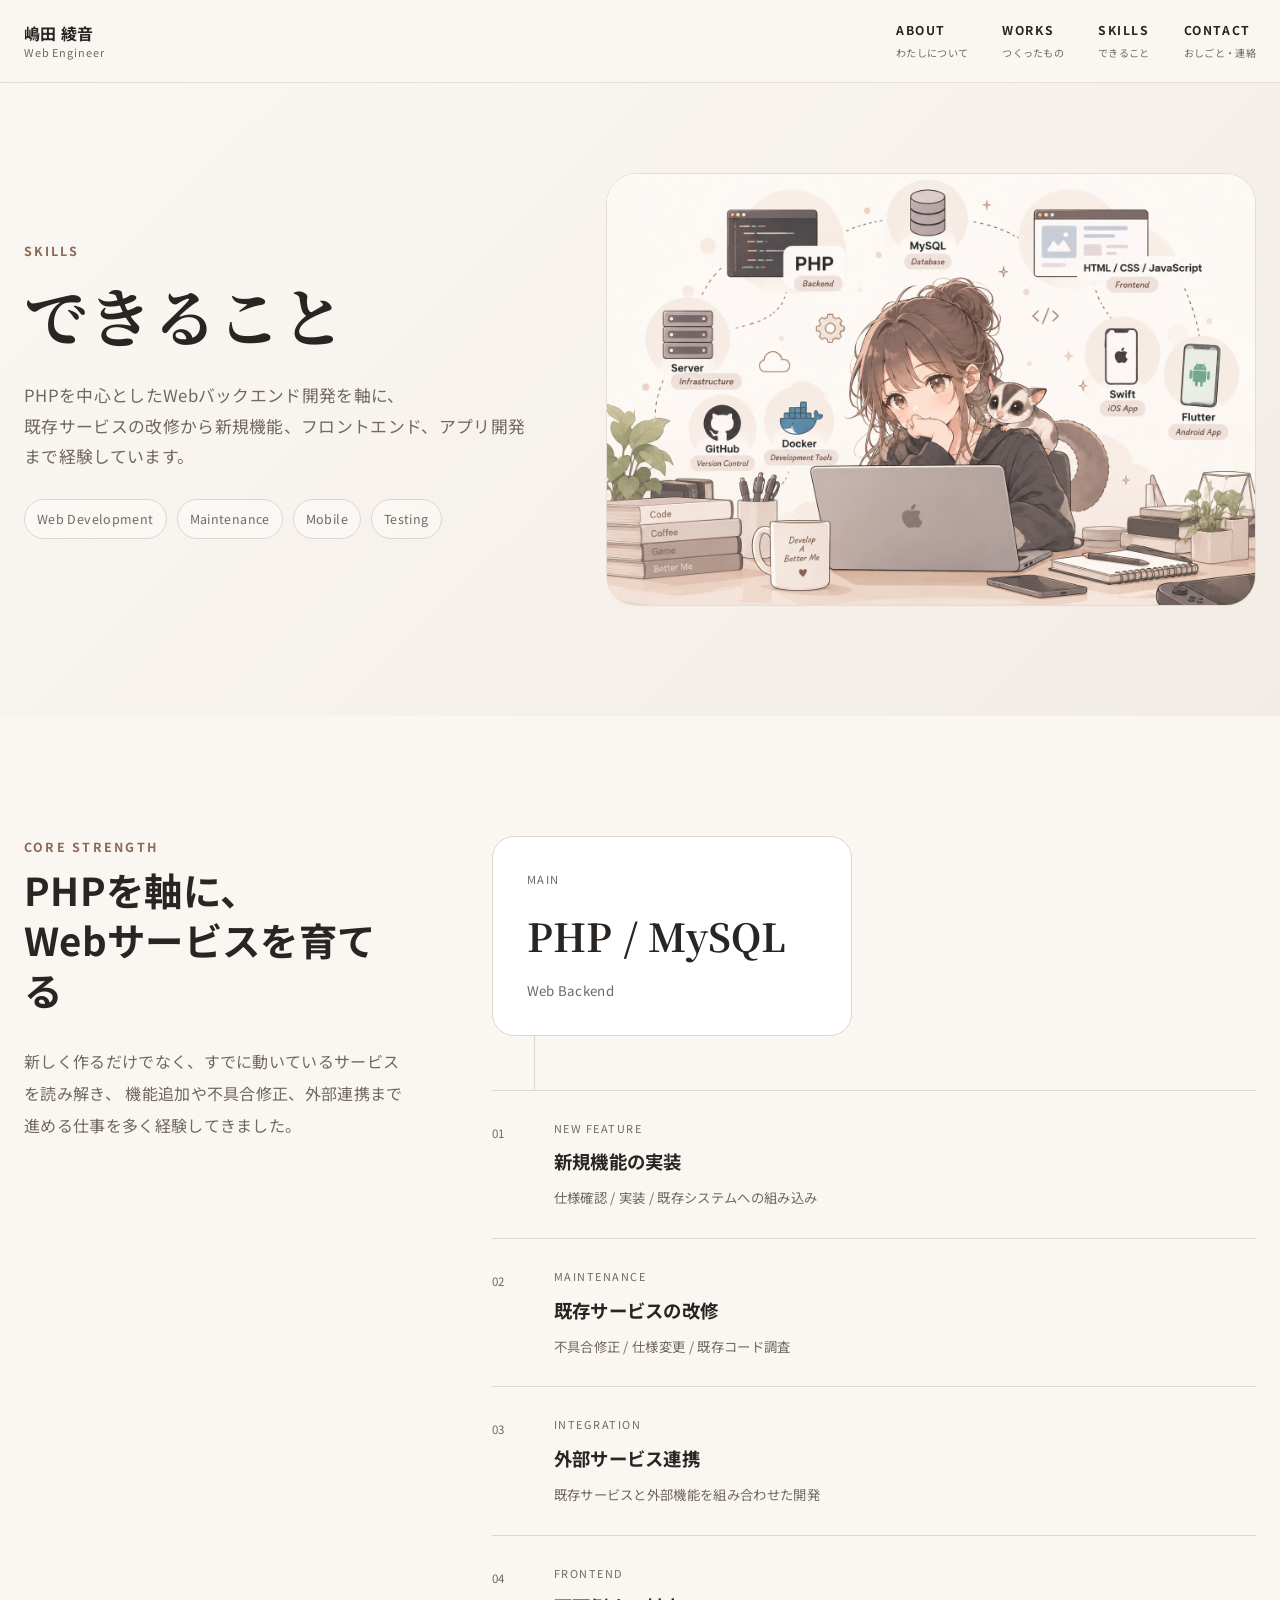
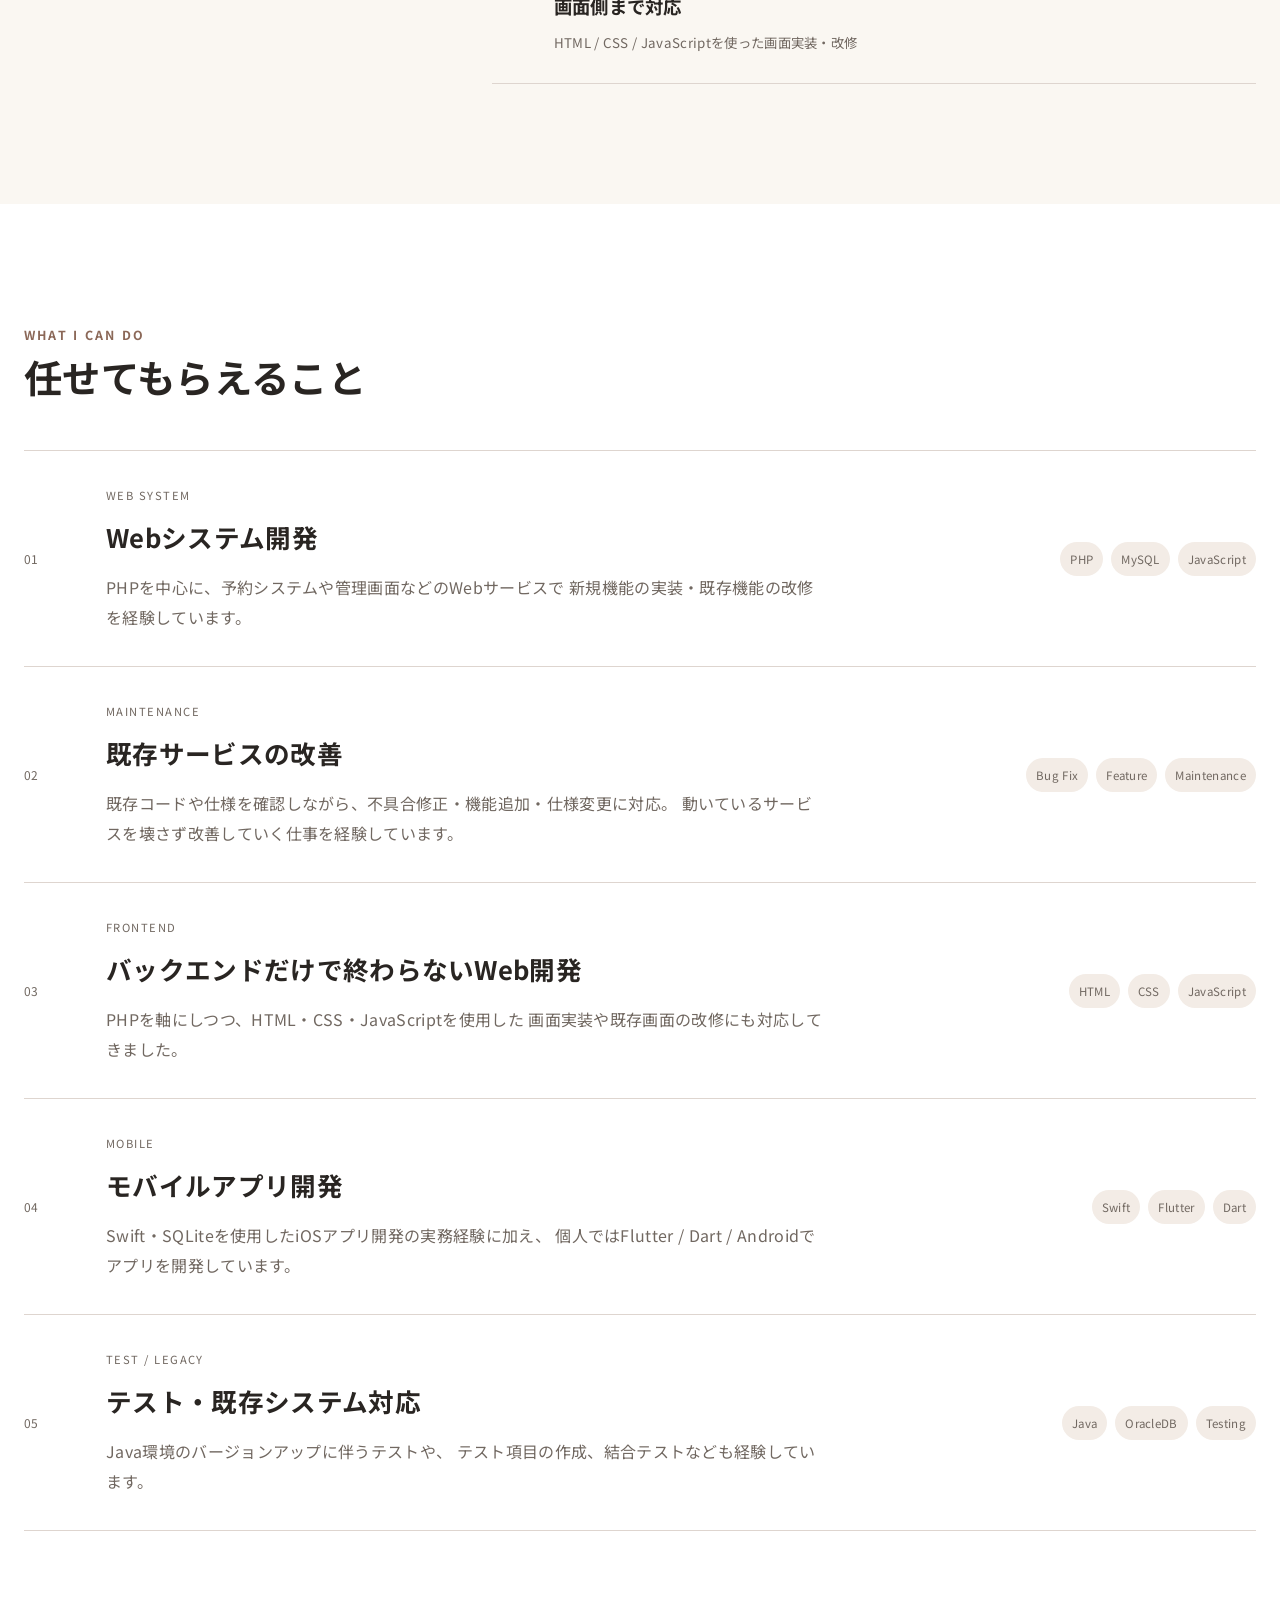
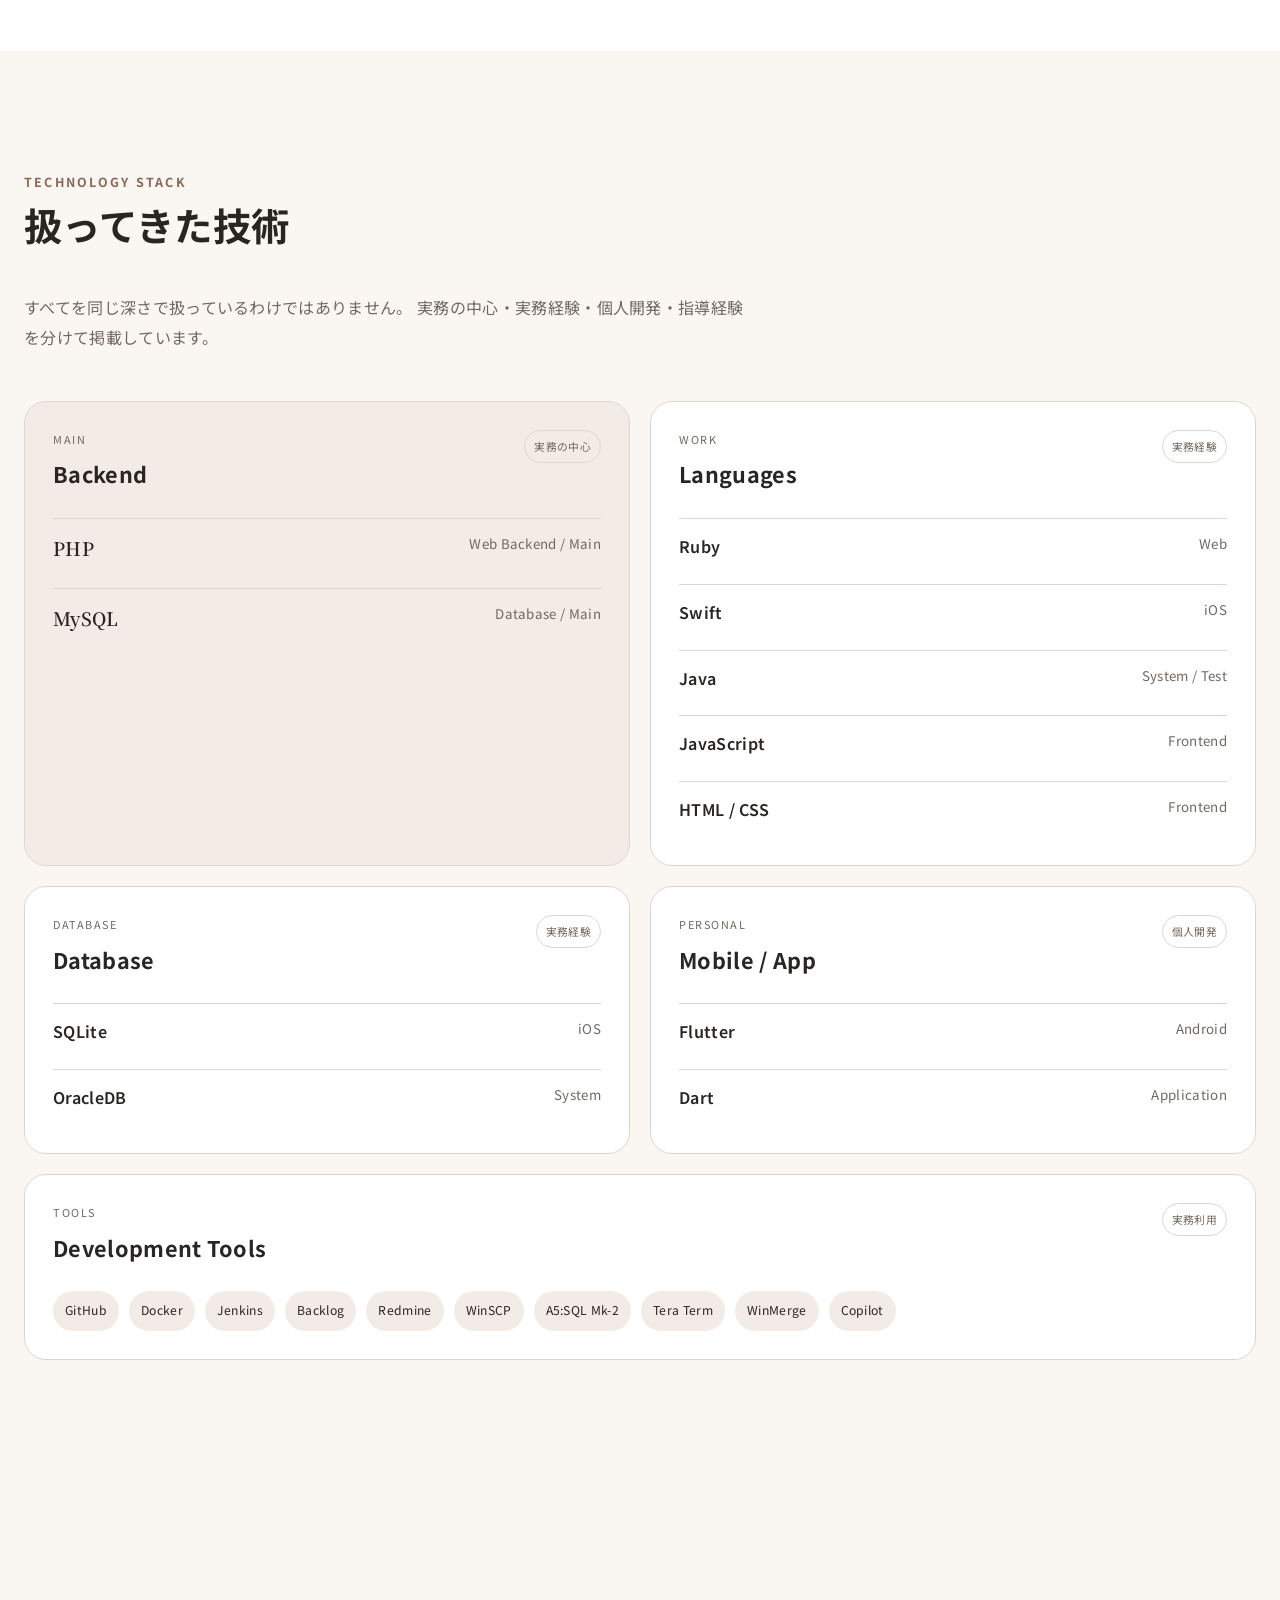
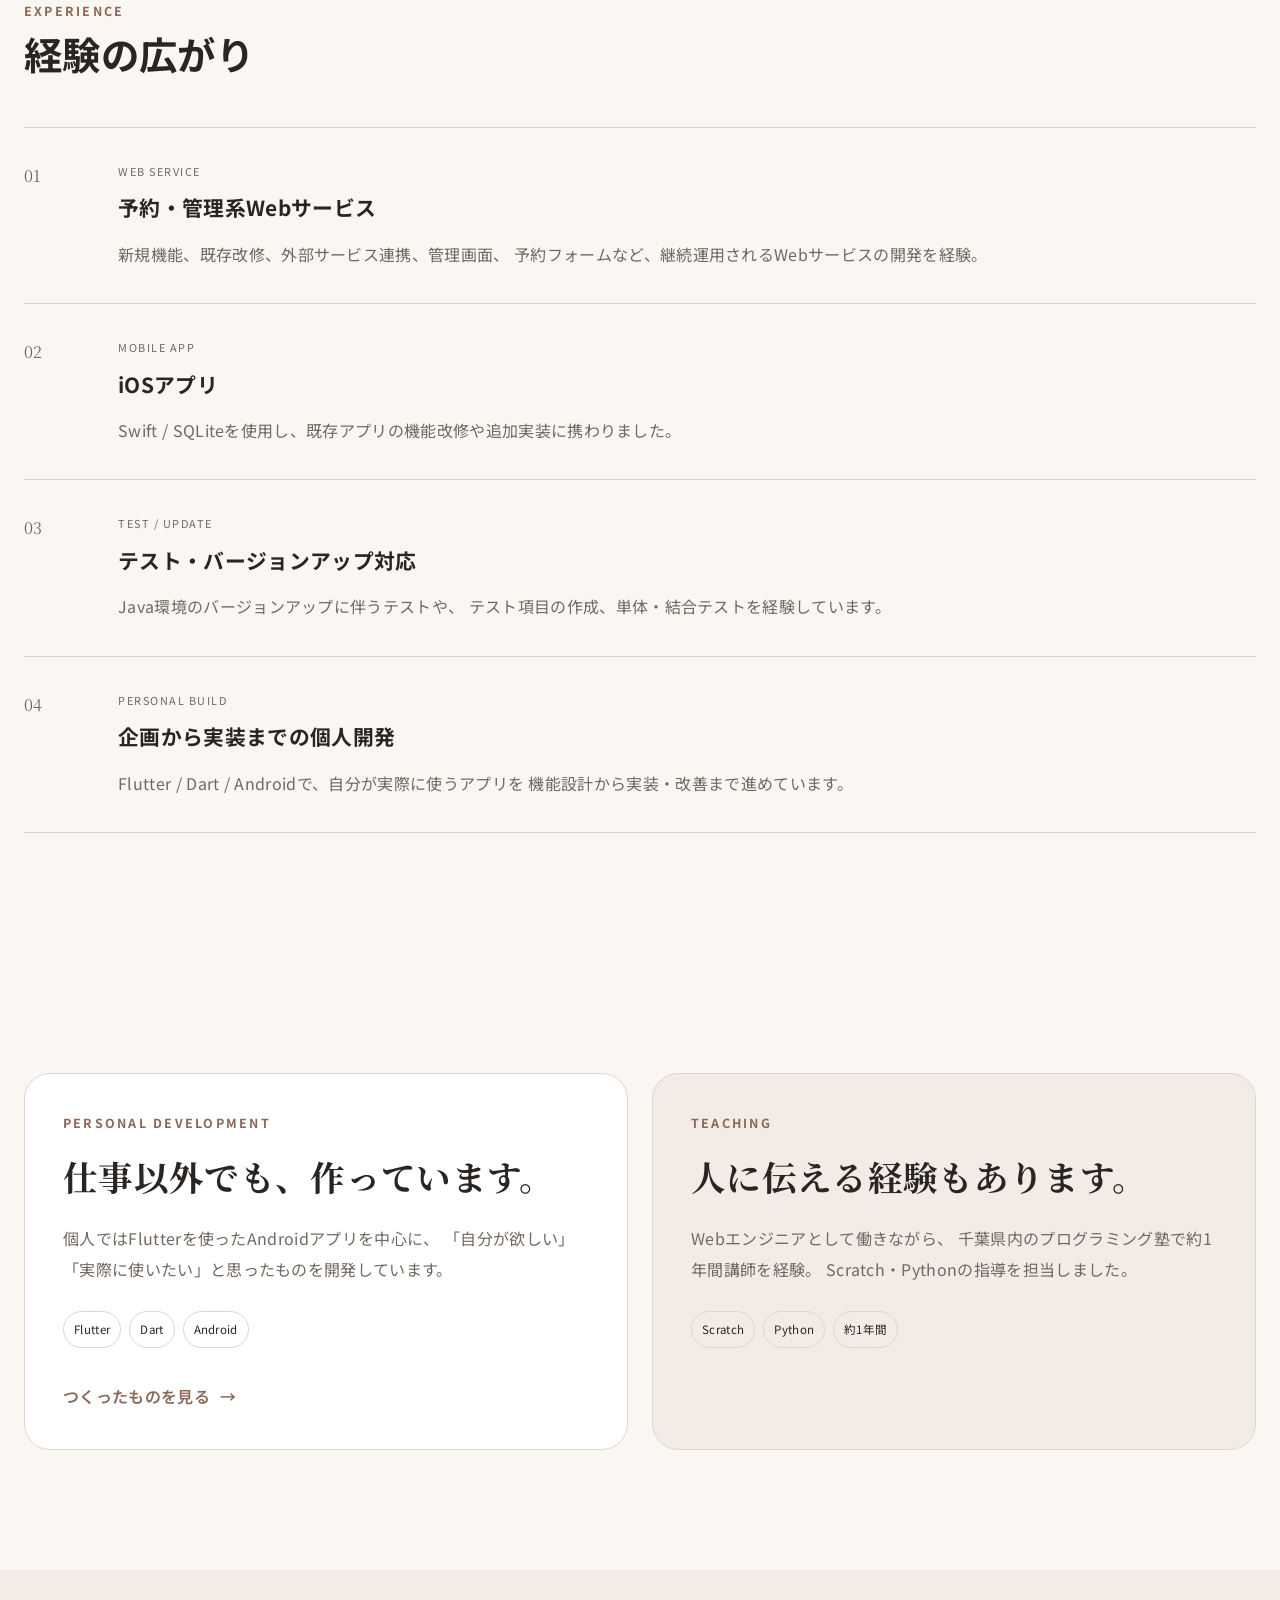
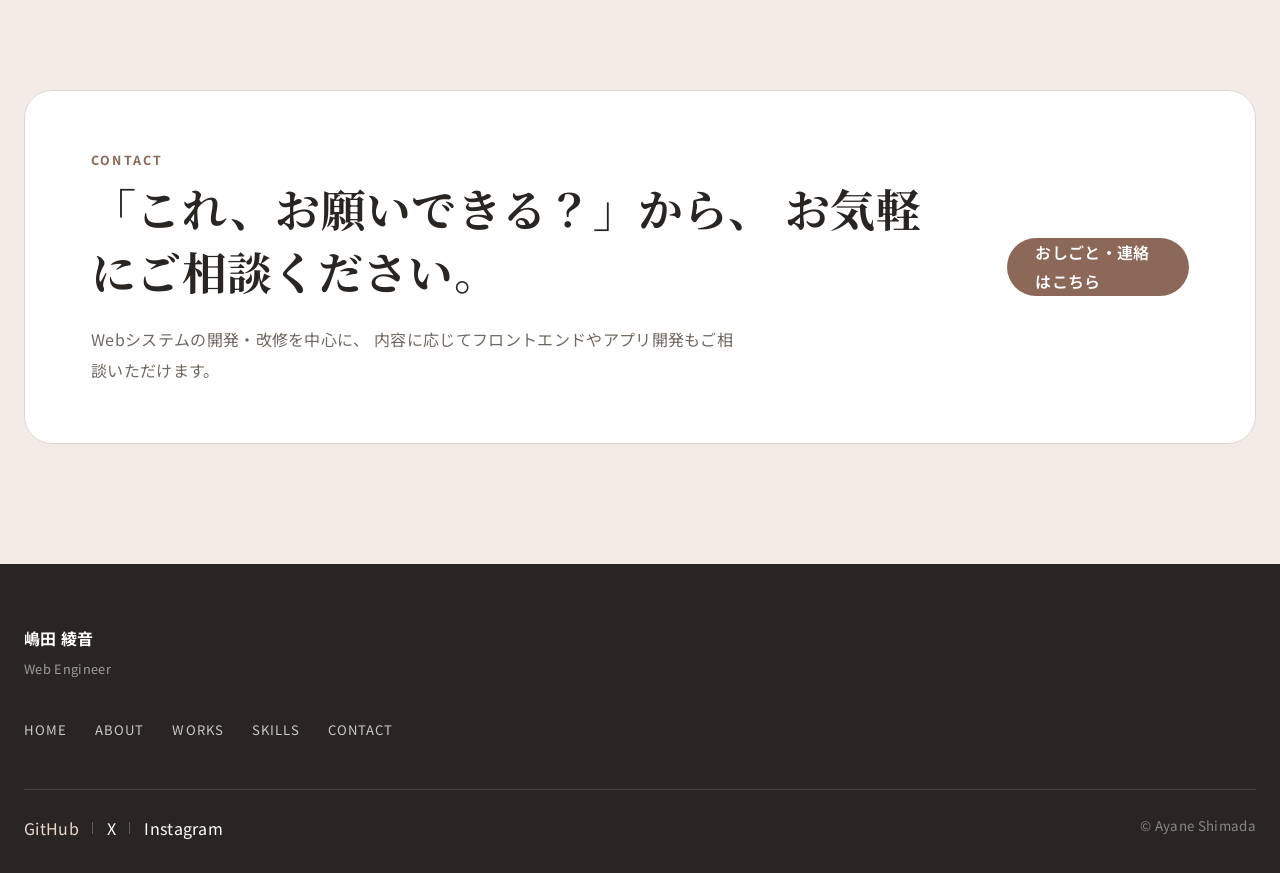
<file: skills/index.html>
<!DOCTYPE html>
<html lang="ja">
<head>
  <meta charset="UTF-8">
  <meta name="viewport" content="width=device-width, initial-scale=1.0">

  <title>できること | 嶋田 綾音</title>

  <meta
    name="description"
    content="Webエンジニア嶋田綾音のスキルページです。PHPを中心としたWebバックエンド開発を得意とし、フロントエンド、iOSアプリ、Flutterなどの開発経験があります。"
  >

  <link rel="stylesheet" href="../assets/css/style.css">
  <link rel="stylesheet" href="../assets/css/responsive.css">
</head>

<body>

  <!-- =========================
       Header
  ========================== -->
  <header class="site-header">
    <div class="header-inner">

      <a href="../" class="site-logo">
        <span class="site-logo-name">嶋田 綾音</span>
        <span class="site-logo-role">Web Engineer</span>
      </a>

      <nav class="global-nav" aria-label="メインナビゲーション">
        <ul class="global-nav-list">

          <li>
            <a href="../about/">
              <span class="nav-en">ABOUT</span>
              <span class="nav-ja">わたしについて</span>
            </a>
          </li>

          <li>
            <a href="../works/">
              <span class="nav-en">WORKS</span>
              <span class="nav-ja">つくったもの</span>
            </a>
          </li>

          <li>
            <a href="../skills/">
              <span class="nav-en">SKILLS</span>
              <span class="nav-ja">できること</span>
            </a>
          </li>

          <li>
            <a href="../contact/">
              <span class="nav-en">CONTACT</span>
              <span class="nav-ja">おしごと・連絡</span>
            </a>
          </li>

        </ul>
      </nav>

      <button
        class="menu-button"
        type="button"
        aria-label="メニューを開く"
        aria-expanded="false"
      >
        <span></span>
        <span></span>
        <span></span>
      </button>

    </div>
  </header>



  <main>

    <!-- =========================
         Page Hero
    ========================== -->
    <section class="page-hero skills-page-hero">
      <div class="page-hero-inner">

        <div class="page-hero-content">
          <p class="page-hero-en">SKILLS</p>

          <h1 class="page-hero-title">
            できること
          </h1>

          <p class="page-hero-lead">
            PHPを中心としたWebバックエンド開発を軸に、<br class="pc-only">
            既存サービスの改修から新規機能、フロントエンド、アプリ開発まで経験しています。
          </p>

          <div class="skills-hero-tags" aria-label="主な対応領域">
            <span>Web Development</span>
            <span>Maintenance</span>
            <span>Mobile</span>
            <span>Testing</span>
          </div>
        </div>

        <div class="skills-hero-visual skills-hero-illustration-wrap">
          <img
            src="../assets/images/common/skills-hero.png"
            alt="PHP、MySQL、HTML・CSS・JavaScript、Swift、Flutterなどの技術と、パソコンで開発する女性、フクロモモンガを描いたイラスト"
            class="skills-hero-illustration"
          >
        </div>

      </div>
    </section>


    <!-- =========================
         Core Strength
    ========================== -->
    <section class="section skills-core-section">
      <div class="section-inner">

        <div class="skills-core-layout">

          <div class="skills-core-heading">
            <p class="section-heading-en">CORE STRENGTH</p>

            <h2 class="section-heading-ja">
              PHPを軸に、<br>
              Webサービスを育てる
            </h2>

            <p class="skills-core-intro">
              新しく作るだけでなく、すでに動いているサービスを読み解き、
              機能追加や不具合修正、外部連携まで進める仕事を多く経験してきました。
            </p>
          </div>

          <div class="skills-core-map">

            <div class="skills-core-node skills-core-node-main">
              <span class="skills-core-node-label">MAIN</span>
              <strong>PHP / MySQL</strong>
              <small>Web Backend</small>
            </div>

            <div class="skills-core-line" aria-hidden="true"></div>

            <div class="skills-core-branches">

              <article class="skills-core-branch">
                <span>01</span>
                <div>
                  <p>NEW FEATURE</p>
                  <h3>新規機能の実装</h3>
                  <small>仕様確認 / 実装 / 既存システムへの組み込み</small>
                </div>
              </article>

              <article class="skills-core-branch">
                <span>02</span>
                <div>
                  <p>MAINTENANCE</p>
                  <h3>既存サービスの改修</h3>
                  <small>不具合修正 / 仕様変更 / 既存コード調査</small>
                </div>
              </article>

              <article class="skills-core-branch">
                <span>03</span>
                <div>
                  <p>INTEGRATION</p>
                  <h3>外部サービス連携</h3>
                  <small>既存サービスと外部機能を組み合わせた開発</small>
                </div>
              </article>

              <article class="skills-core-branch">
                <span>04</span>
                <div>
                  <p>FRONTEND</p>
                  <h3>画面側まで対応</h3>
                  <small>HTML / CSS / JavaScriptを使った画面実装・改修</small>
                </div>
              </article>

            </div>

          </div>

        </div>

      </div>
    </section>


    <!-- =========================
         What I Can Do
    ========================== -->
    <section class="section can-do-section skills-capability-section">
      <div class="section-inner">

        <div class="section-heading">
          <p class="section-heading-en">WHAT I CAN DO</p>
          <h2 class="section-heading-ja">任せてもらえること</h2>
        </div>

        <div class="skills-capability-list">

          <article class="skills-capability-item">
            <div class="skills-capability-index">01</div>
            <div class="skills-capability-main">
              <p class="skills-capability-en">WEB SYSTEM</p>
              <h3>Webシステム開発</h3>
              <p>
                PHPを中心に、予約システムや管理画面などのWebサービスで
                新規機能の実装・既存機能の改修を経験しています。
              </p>
            </div>
            <ul class="skills-capability-tags">
              <li>PHP</li>
              <li>MySQL</li>
              <li>JavaScript</li>
            </ul>
          </article>

          <article class="skills-capability-item">
            <div class="skills-capability-index">02</div>
            <div class="skills-capability-main">
              <p class="skills-capability-en">MAINTENANCE</p>
              <h3>既存サービスの改善</h3>
              <p>
                既存コードや仕様を確認しながら、不具合修正・機能追加・仕様変更に対応。
                動いているサービスを壊さず改善していく仕事を経験しています。
              </p>
            </div>
            <ul class="skills-capability-tags">
              <li>Bug Fix</li>
              <li>Feature</li>
              <li>Maintenance</li>
            </ul>
          </article>

          <article class="skills-capability-item">
            <div class="skills-capability-index">03</div>
            <div class="skills-capability-main">
              <p class="skills-capability-en">FRONTEND</p>
              <h3>バックエンドだけで終わらないWeb開発</h3>
              <p>
                PHPを軸にしつつ、HTML・CSS・JavaScriptを使用した
                画面実装や既存画面の改修にも対応してきました。
              </p>
            </div>
            <ul class="skills-capability-tags">
              <li>HTML</li>
              <li>CSS</li>
              <li>JavaScript</li>
            </ul>
          </article>

          <article class="skills-capability-item">
            <div class="skills-capability-index">04</div>
            <div class="skills-capability-main">
              <p class="skills-capability-en">MOBILE</p>
              <h3>モバイルアプリ開発</h3>
              <p>
                Swift・SQLiteを使用したiOSアプリ開発の実務経験に加え、
                個人ではFlutter / Dart / Androidでアプリを開発しています。
              </p>
            </div>
            <ul class="skills-capability-tags">
              <li>Swift</li>
              <li>Flutter</li>
              <li>Dart</li>
            </ul>
          </article>

          <article class="skills-capability-item">
            <div class="skills-capability-index">05</div>
            <div class="skills-capability-main">
              <p class="skills-capability-en">TEST / LEGACY</p>
              <h3>テスト・既存システム対応</h3>
              <p>
                Java環境のバージョンアップに伴うテストや、
                テスト項目の作成、結合テストなども経験しています。
              </p>
            </div>
            <ul class="skills-capability-tags">
              <li>Java</li>
              <li>OracleDB</li>
              <li>Testing</li>
            </ul>
          </article>

        </div>

      </div>
    </section>


    <!-- =========================
         Technology Stack
    ========================== -->
    <section class="section skills-stack-section">
      <div class="section-inner">

        <div class="section-heading">
          <p class="section-heading-en">TECHNOLOGY STACK</p>
          <h2 class="section-heading-ja">扱ってきた技術</h2>
        </div>

        <p class="skills-stack-intro">
          すべてを同じ深さで扱っているわけではありません。
          実務の中心・実務経験・個人開発・指導経験を分けて掲載しています。
        </p>

        <div class="skills-stack-grid">

          <article class="skills-stack-group skills-stack-group-main">
            <div class="skills-stack-head">
              <div>
                <p class="skills-stack-kicker">MAIN</p>
                <h3>Backend</h3>
              </div>
              <span class="skills-stack-status">実務の中心</span>
            </div>

            <div class="skills-stack-items">
              <div class="skills-stack-item skills-stack-item-strong">
                <span>PHP</span>
                <small>Web Backend / Main</small>
              </div>
              <div class="skills-stack-item skills-stack-item-strong">
                <span>MySQL</span>
                <small>Database / Main</small>
              </div>
            </div>
          </article>

          <article class="skills-stack-group">
            <div class="skills-stack-head">
              <div>
                <p class="skills-stack-kicker">WORK</p>
                <h3>Languages</h3>
              </div>
              <span class="skills-stack-status">実務経験</span>
            </div>

            <div class="skills-stack-items">
              <div class="skills-stack-item"><span>Ruby</span><small>Web</small></div>
              <div class="skills-stack-item"><span>Swift</span><small>iOS</small></div>
              <div class="skills-stack-item"><span>Java</span><small>System / Test</small></div>
              <div class="skills-stack-item"><span>JavaScript</span><small>Frontend</small></div>
              <div class="skills-stack-item"><span>HTML / CSS</span><small>Frontend</small></div>
            </div>
          </article>

          <article class="skills-stack-group">
            <div class="skills-stack-head">
              <div>
                <p class="skills-stack-kicker">DATABASE</p>
                <h3>Database</h3>
              </div>
              <span class="skills-stack-status">実務経験</span>
            </div>

            <div class="skills-stack-items">
              <div class="skills-stack-item"><span>SQLite</span><small>iOS</small></div>
              <div class="skills-stack-item"><span>OracleDB</span><small>System</small></div>
            </div>
          </article>

          <article class="skills-stack-group">
            <div class="skills-stack-head">
              <div>
                <p class="skills-stack-kicker">PERSONAL</p>
                <h3>Mobile / App</h3>
              </div>
              <span class="skills-stack-status">個人開発</span>
            </div>

            <div class="skills-stack-items">
              <div class="skills-stack-item"><span>Flutter</span><small>Android</small></div>
              <div class="skills-stack-item"><span>Dart</span><small>Application</small></div>
            </div>
          </article>

          <article class="skills-stack-group skills-stack-group-wide">
            <div class="skills-stack-head">
              <div>
                <p class="skills-stack-kicker">TOOLS</p>
                <h3>Development Tools</h3>
              </div>
              <span class="skills-stack-status">実務利用</span>
            </div>

            <div class="skills-tool-list">
              <span>GitHub</span>
              <span>Docker</span>
              <span>Jenkins</span>
              <span>Backlog</span>
              <span>Redmine</span>
              <span>WinSCP</span>
              <span>A5:SQL Mk-2</span>
              <span>Tera Term</span>
              <span>WinMerge</span>
              <span>Copilot</span>
            </div>
          </article>

        </div>

      </div>
    </section>


    <!-- =========================
         Experience
    ========================== -->
    <section class="section skills-experience-map-section">
      <div class="section-inner">

        <div class="section-heading">
          <p class="section-heading-en">EXPERIENCE</p>
          <h2 class="section-heading-ja">経験の広がり</h2>
        </div>

        <div class="skills-experience-map">

          <article class="skills-experience-map-item">
            <span class="skills-experience-map-no">01</span>
            <div class="skills-experience-map-body">
              <p class="skills-experience-map-en">WEB SERVICE</p>
              <h3>予約・管理系Webサービス</h3>
              <p>
                新規機能、既存改修、外部サービス連携、管理画面、
                予約フォームなど、継続運用されるWebサービスの開発を経験。
              </p>
            </div>
          </article>

          <article class="skills-experience-map-item">
            <span class="skills-experience-map-no">02</span>
            <div class="skills-experience-map-body">
              <p class="skills-experience-map-en">MOBILE APP</p>
              <h3>iOSアプリ</h3>
              <p>
                Swift / SQLiteを使用し、既存アプリの機能改修や追加実装に携わりました。
              </p>
            </div>
          </article>

          <article class="skills-experience-map-item">
            <span class="skills-experience-map-no">03</span>
            <div class="skills-experience-map-body">
              <p class="skills-experience-map-en">TEST / UPDATE</p>
              <h3>テスト・バージョンアップ対応</h3>
              <p>
                Java環境のバージョンアップに伴うテストや、
                テスト項目の作成、単体・結合テストを経験しています。
              </p>
            </div>
          </article>

          <article class="skills-experience-map-item">
            <span class="skills-experience-map-no">04</span>
            <div class="skills-experience-map-body">
              <p class="skills-experience-map-en">PERSONAL BUILD</p>
              <h3>企画から実装までの個人開発</h3>
              <p>
                Flutter / Dart / Androidで、自分が実際に使うアプリを
                機能設計から実装・改善まで進めています。
              </p>
            </div>
          </article>

        </div>

      </div>
    </section>


    <!-- =========================
         Personal Development / Teaching
    ========================== -->
    <section class="section skills-side-section">
      <div class="section-inner">

        <div class="skills-side-grid">

          <article class="skills-side-card">
            <p class="section-heading-en">PERSONAL DEVELOPMENT</p>
            <h2>仕事以外でも、作っています。</h2>

            <p>
              個人ではFlutterを使ったAndroidアプリを中心に、
              「自分が欲しい」「実際に使いたい」と思ったものを開発しています。
            </p>

            <div class="skills-side-tags">
              <span>Flutter</span>
              <span>Dart</span>
              <span>Android</span>
            </div>

            <a href="../works/" class="text-link">
              つくったものを見る
              <span aria-hidden="true">→</span>
            </a>
          </article>

          <article class="skills-side-card skills-side-card-teaching">
            <p class="section-heading-en">TEACHING</p>
            <h2>人に伝える経験もあります。</h2>

            <p>
              Webエンジニアとして働きながら、
              千葉県内のプログラミング塾で約1年間講師を経験。
              Scratch・Pythonの指導を担当しました。
            </p>

            <div class="skills-side-tags">
              <span>Scratch</span>
              <span>Python</span>
              <span>約1年間</span>
            </div>
          </article>

        </div>

      </div>
    </section>


    <!-- =========================
         Contact CTA
    ========================== -->
    <section class="section skills-contact-section">
      <div class="section-inner">

        <div class="skills-contact-card">

          <div>
            <p class="section-heading-en">CONTACT</p>

            <h2 class="skills-contact-title">
              「これ、お願いできる？」から、
              お気軽にご相談ください。
            </h2>

            <p class="skills-contact-text">
              Webシステムの開発・改修を中心に、
              内容に応じてフロントエンドやアプリ開発もご相談いただけます。
            </p>
          </div>

          <a
            href="../contact/"
            class="button button-primary"
          >
            おしごと・連絡はこちら
          </a>

        </div>

      </div>
    </section>

  </main>



  <!-- =========================
       Footer
  ========================== -->
  <footer class="site-footer">

    <div class="footer-inner">

      <div class="footer-profile">

        <p class="footer-name">
          嶋田 綾音
        </p>

        <p class="footer-role">
          Web Engineer
        </p>

      </div>


      <nav
        class="footer-nav"
        aria-label="フッターナビゲーション"
      >
        <ul>

          <li>
            <a href="../">HOME</a>
          </li>

          <li>
            <a href="../about/">ABOUT</a>
          </li>

          <li>
            <a href="../works/">WORKS</a>
          </li>

          <li>
            <a href="../skills/">SKILLS</a>
          </li>

          <li>
            <a href="../contact/">CONTACT</a>
          </li>

        </ul>
      </nav>


      <div class="footer-bottom">
        <div class="footer-socials">
            <a
            href="https://github.com/shima0924-a"
            target="_blank"
            rel="noopener noreferrer"
            class="footer-github"
            >GitHub</a>

            <a
            href="https://x.com/momonga_job"
            target="_blank"
            rel="noopener noreferrer"
            >X</a>

            <a
            href="https://www.instagram.com/d_shima.gogoj/"
            target="_blank"
            rel="noopener noreferrer"
            >Instagram</a>
        </div>

        <small class="copyright">© Ayane Shimada</small>
      </div>

    </div>

  </footer>


  <script src="../assets/js/main.js"></script>

</body>
</html>
</file>
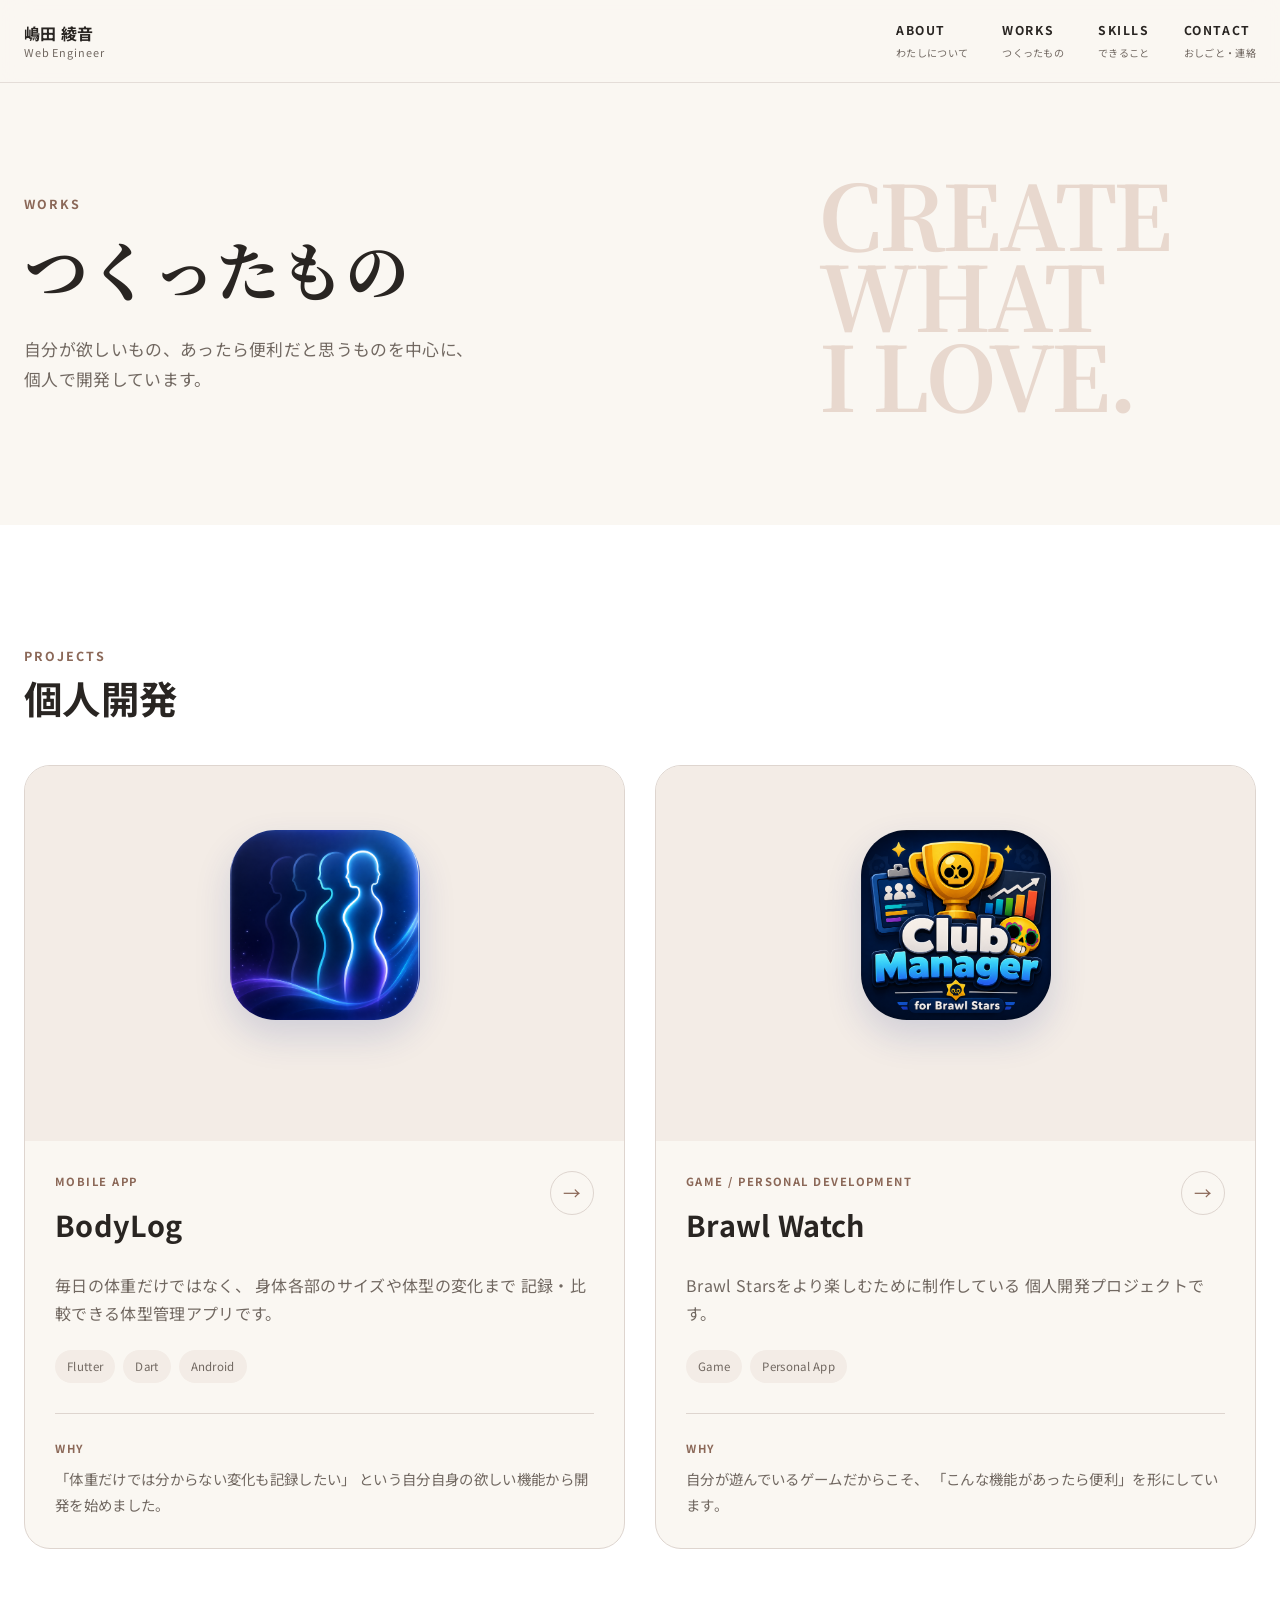
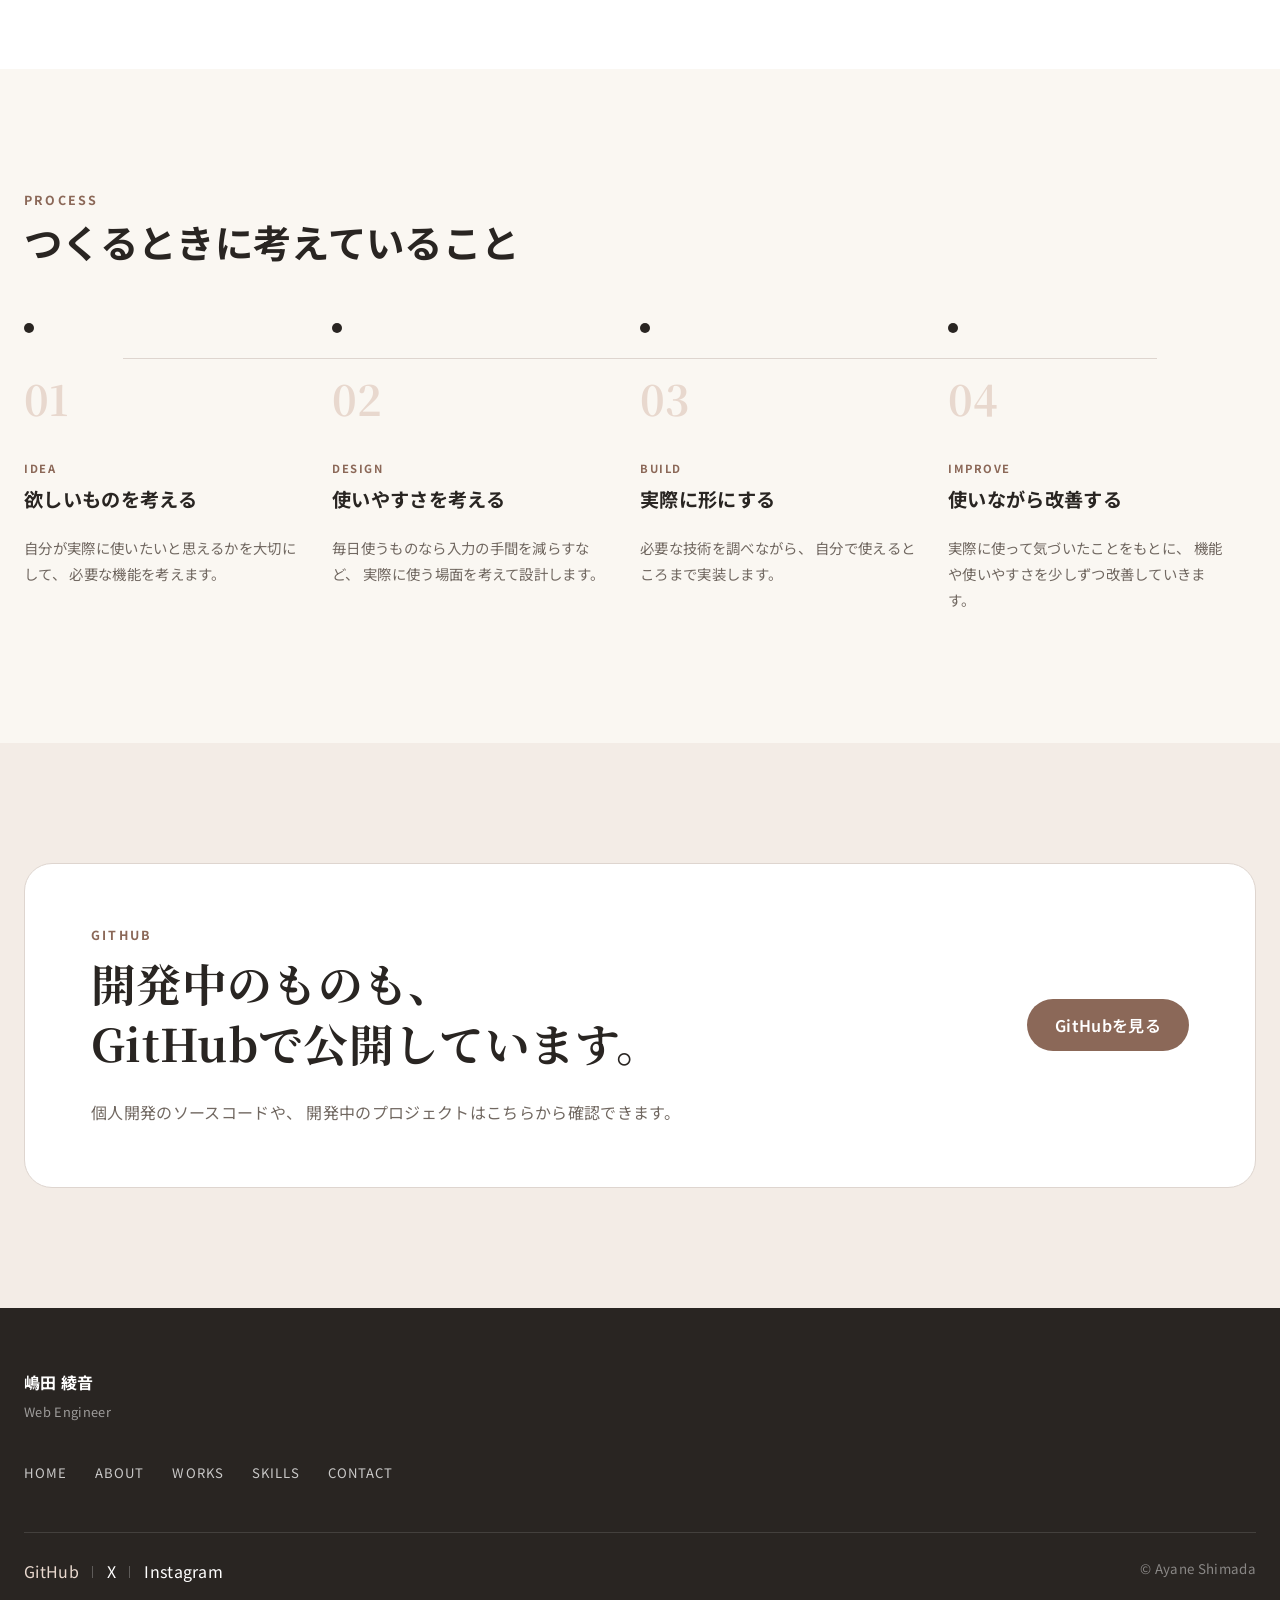
<file: works/index.html>
<!DOCTYPE html>
<html lang="ja">
<head>
  <meta charset="UTF-8">
  <meta name="viewport" content="width=device-width, initial-scale=1.0">

  <title>つくったもの | 嶋田 綾音</title>
  <meta
    name="description"
    content="Webエンジニア嶋田綾音の個人開発作品を紹介します。BodyLogやBrawl Watchなど、自分が欲しいものを中心に開発しています。"
  >

  <link rel="stylesheet" href="../assets/css/style.css">
  <link rel="stylesheet" href="../assets/css/responsive.css">
</head>

<body>

  <!-- =========================
       Header
  ========================== -->
  <header class="site-header">
    <div class="header-inner">

      <a href="../" class="site-logo">
        <span class="site-logo-name">嶋田 綾音</span>
        <span class="site-logo-role">Web Engineer</span>
      </a>

      <nav class="global-nav" aria-label="メインナビゲーション">
        <ul class="global-nav-list">

          <li>
            <a href="../about/">
              <span class="nav-en">ABOUT</span>
              <span class="nav-ja">わたしについて</span>
            </a>
          </li>

          <li>
            <a href="../works/">
              <span class="nav-en">WORKS</span>
              <span class="nav-ja">つくったもの</span>
            </a>
          </li>

          <li>
            <a href="../skills/">
              <span class="nav-en">SKILLS</span>
              <span class="nav-ja">できること</span>
            </a>
          </li>

          <li>
            <a href="../contact/">
              <span class="nav-en">CONTACT</span>
              <span class="nav-ja">おしごと・連絡</span>
            </a>
          </li>

        </ul>
      </nav>

      <button
        class="menu-button"
        type="button"
        aria-label="メニューを開く"
        aria-expanded="false"
      >
        <span></span>
        <span></span>
        <span></span>
      </button>

    </div>
  </header>


  <main>

    <!-- =========================
         Page Hero
    ========================== -->
    <section class="page-hero works-page-hero">
      <div class="page-hero-inner">

        <div class="page-hero-content">
          <p class="page-hero-en">WORKS</p>

          <h1 class="page-hero-title">
            つくったもの
          </h1>

          <p class="page-hero-lead">
            自分が欲しいもの、あったら便利だと思うものを中心に、<br class="pc-only">
            個人で開発しています。
          </p>
        </div>

        <div class="works-hero-decoration">
          <p class="works-hero-word" aria-label="CREATE WHAT I LOVE.">
            <span>CREATE</span>
            <span>WHAT</span>
            <span>I LOVE.</span>
          </p>
        </div>

      </div>
    </section>


    <!-- =========================
         Works List
    ========================== -->
    <section class="section works-list-section">
      <div class="section-inner">

        <div class="section-heading">
          <p class="section-heading-en">PROJECTS</p>
          <h2 class="section-heading-ja">個人開発</h2>
        </div>


        <div class="works-page-grid">

          <!-- =========================
               BodyLog
          ========================== -->
          <article class="works-page-card">

            <a
              href="./bodylog/"
              class="works-page-card-link"
            >

              <div class="works-page-card-image">
<div class="works-page-card-image works-page-card-icon-area">
                <img
                    src="../assets/images/bodylog/bodylog-icon.png"
                    alt="BodyLog アプリアイコン"
                    class="works-page-project-icon"
                >
                </div>

              </div>


              <div class="works-page-card-content">

                <div class="works-page-card-top">

                  <div>
                    <p class="works-page-category">
                      MOBILE APP
                    </p>

                    <h3 class="works-page-title">
                      BodyLog
                    </h3>
                  </div>

                  <span
                    class="works-page-arrow"
                    aria-hidden="true"
                  >
                    →
                  </span>

                </div>


                <p class="works-page-description">
                  毎日の体重だけではなく、
                  身体各部のサイズや体型の変化まで
                  記録・比較できる体型管理アプリです。
                </p>


                <ul
                  class="tag-list"
                  aria-label="BodyLogの使用技術"
                >
                  <li>Flutter</li>
                  <li>Dart</li>
                  <li>Android</li>
                </ul>


                <div class="works-page-point">

                  <p class="works-page-point-label">
                    WHY
                  </p>

                  <p class="works-page-point-text">
                    「体重だけでは分からない変化も記録したい」
                    という自分自身の欲しい機能から開発を始めました。
                  </p>

                </div>

              </div>

            </a>

          </article>


          <!-- =========================
               Brawl Watch
          ========================== -->
          <article class="works-page-card">

            <a
              href="./brawl-watch/"
              class="works-page-card-link"
            >

              <div class="works-page-card-image">
<div class="works-page-card-image works-page-card-icon-area">
                  <img
                    src="../assets/images/brawl-watch/icon.png"
                    alt="Brawl Watch アプリアイコン"
                    class="works-page-project-icon"
                  >
                </div>

              </div>


              <div class="works-page-card-content">

                <div class="works-page-card-top">

                  <div>
                    <p class="works-page-category">
                      GAME / PERSONAL DEVELOPMENT
                    </p>

                    <h3 class="works-page-title">
                      Brawl Watch
                    </h3>
                  </div>

                  <span
                    class="works-page-arrow"
                    aria-hidden="true"
                  >
                    →
                  </span>

                </div>


                <p class="works-page-description">
                  Brawl Starsをより楽しむために制作している
                  個人開発プロジェクトです。
                </p>


                <ul
                  class="tag-list"
                  aria-label="Brawl Watchのカテゴリー"
                >
                  <li>Game</li>
                  <li>Personal App</li>
                </ul>


                <div class="works-page-point">

                  <p class="works-page-point-label">
                    WHY
                  </p>

                  <p class="works-page-point-text">
                    自分が遊んでいるゲームだからこそ、
                    「こんな機能があったら便利」を形にしています。
                  </p>

                </div>

              </div>

            </a>

          </article>

        </div>

      </div>
    </section>


    <!-- =========================
         Development Style
    ========================== -->
    <section class="section development-style-section">
      <div class="section-inner">

        <div class="section-heading">
          <p class="section-heading-en">PROCESS</p>

          <h2 class="section-heading-ja">
            つくるときに考えていること
          </h2>
        </div>


        <div class="development-process">

          <article class="process-card">
            <p class="process-number">01</p>
            <p class="process-en">IDEA</p>

            <h3 class="process-title">
              欲しいものを考える
            </h3>

            <p class="process-text">
              自分が実際に使いたいと思えるかを大切にして、
              必要な機能を考えます。
            </p>
          </article>


          <article class="process-card">
            <p class="process-number">02</p>
            <p class="process-en">DESIGN</p>

            <h3 class="process-title">
              使いやすさを考える
            </h3>

            <p class="process-text">
              毎日使うものなら入力の手間を減らすなど、
              実際に使う場面を考えて設計します。
            </p>
          </article>


          <article class="process-card">
            <p class="process-number">03</p>
            <p class="process-en">BUILD</p>

            <h3 class="process-title">
              実際に形にする
            </h3>

            <p class="process-text">
              必要な技術を調べながら、
              自分で使えるところまで実装します。
            </p>
          </article>


          <article class="process-card">
            <p class="process-number">04</p>
            <p class="process-en">IMPROVE</p>

            <h3 class="process-title">
              使いながら改善する
            </h3>

            <p class="process-text">
              実際に使って気づいたことをもとに、
              機能や使いやすさを少しずつ改善していきます。
            </p>
          </article>

        </div>

      </div>
    </section>


    <!-- =========================
         GitHub
    ========================== -->
    <section class="section github-section">
      <div class="section-inner">

        <div class="github-card">

          <div class="github-card-content">

            <p class="section-heading-en">
              GITHUB
            </p>

            <h2 class="github-card-title">
              開発中のものも、<br>
              GitHubで公開しています。
            </h2>

            <p class="github-card-text">
              個人開発のソースコードや、
              開発中のプロジェクトはこちらから確認できます。
            </p>

          </div>


          <div class="github-card-action">

            <a
              href="https://github.com/shima0924-a"
              target="_blank"
              rel="noopener noreferrer"
              class="button button-primary"
            >
              GitHubを見る
            </a>

          </div>

        </div>

      </div>
    </section>


  </main>


  <!-- =========================
       Footer
  ========================== -->
  <footer class="site-footer">
    <div class="footer-inner">

      <div class="footer-profile">
        <p class="footer-name">
          嶋田 綾音
        </p>

        <p class="footer-role">
          Web Engineer
        </p>
      </div>


      <nav
        class="footer-nav"
        aria-label="フッターナビゲーション"
      >
        <ul>
          <li>
            <a href="../">HOME</a>
          </li>

          <li>
            <a href="../about/">ABOUT</a>
          </li>

          <li>
            <a href="../works/">WORKS</a>
          </li>

          <li>
            <a href="../skills/">SKILLS</a>
          </li>

          <li>
            <a href="../contact/">CONTACT</a>
          </li>
        </ul>
      </nav>


      <div class="footer-bottom">
        <div class="footer-socials">
            <a
            href="https://github.com/shima0924-a"
            target="_blank"
            rel="noopener noreferrer"
            class="footer-github"
            >GitHub</a>

            <a
            href="https://x.com/momonga_job"
            target="_blank"
            rel="noopener noreferrer"
            >X</a>

            <a
            href="https://www.instagram.com/d_shima.gogoj/"
            target="_blank"
            rel="noopener noreferrer"
            >Instagram</a>
        </div>

        <small class="copyright">© Ayane Shimada</small>
      </div>

    </div>
  </footer>


  <script src="../assets/js/main.js"></script>

</body>
</html>
</file>
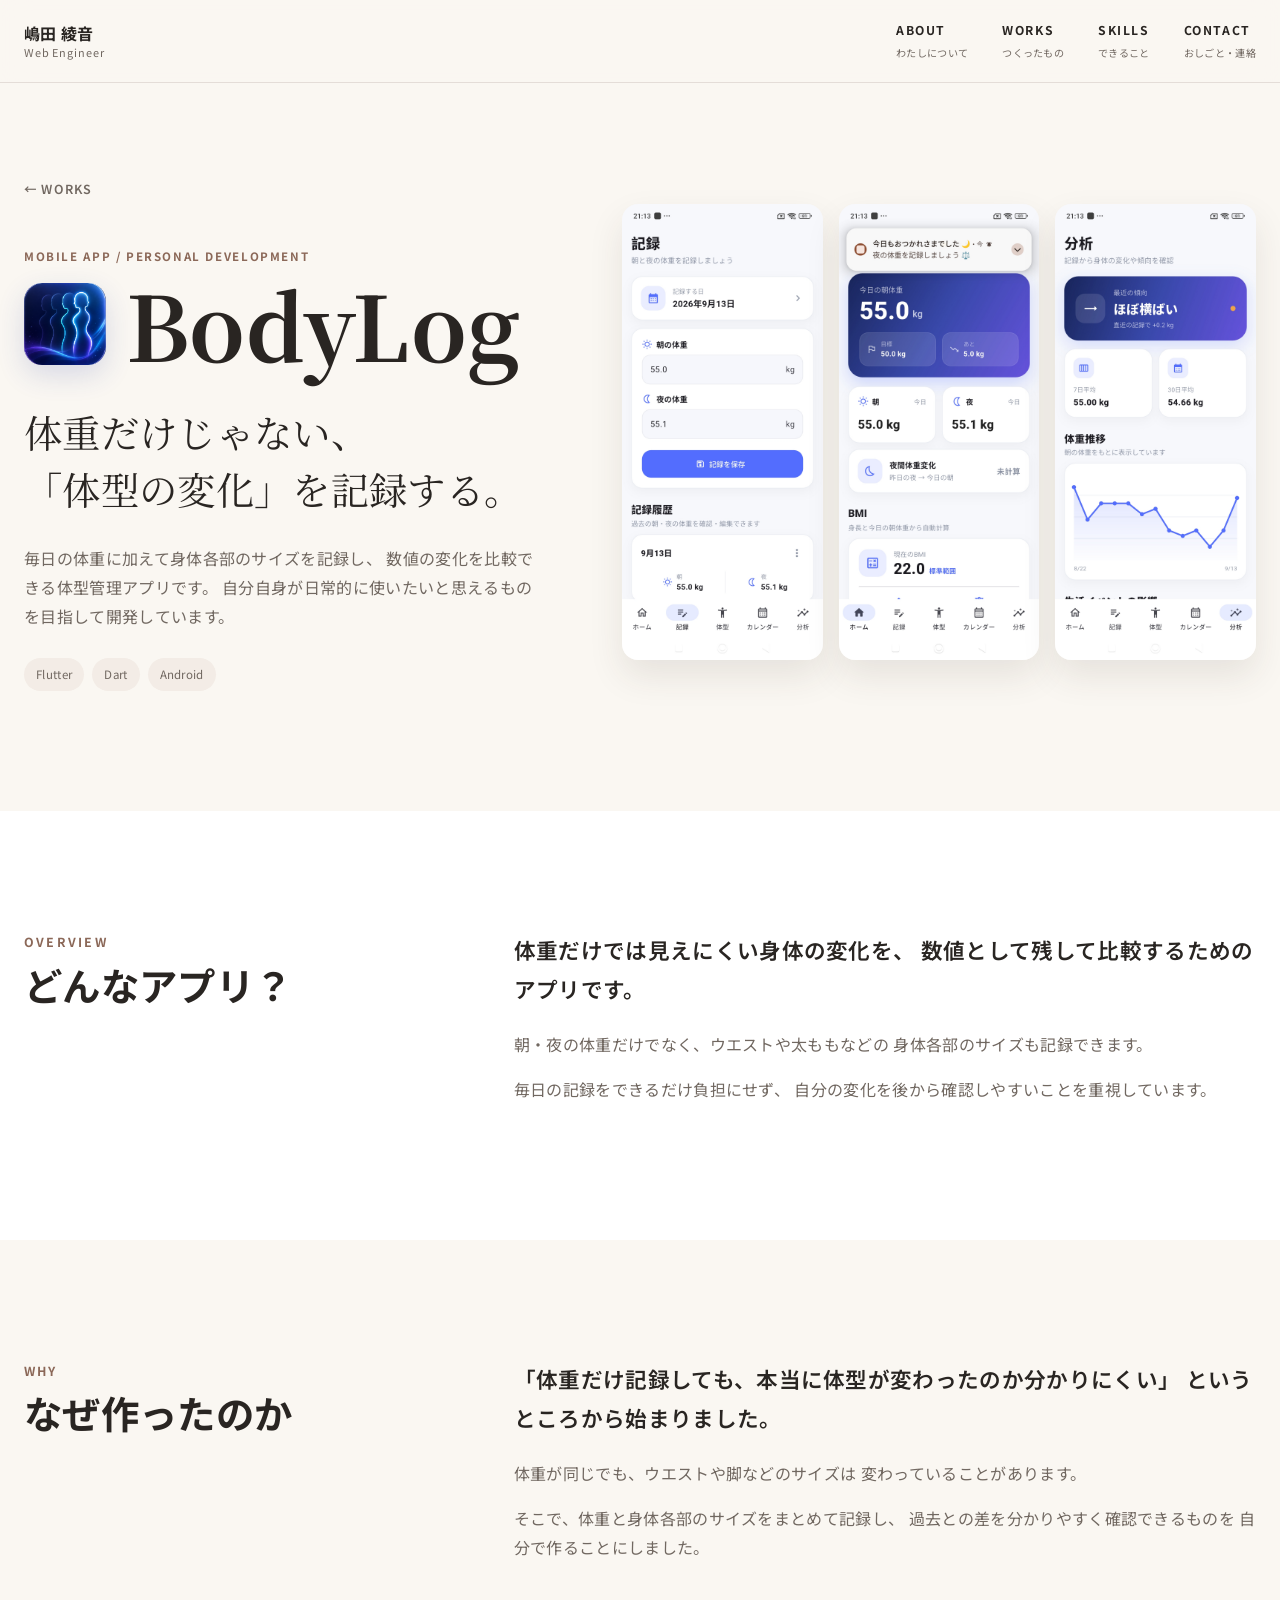
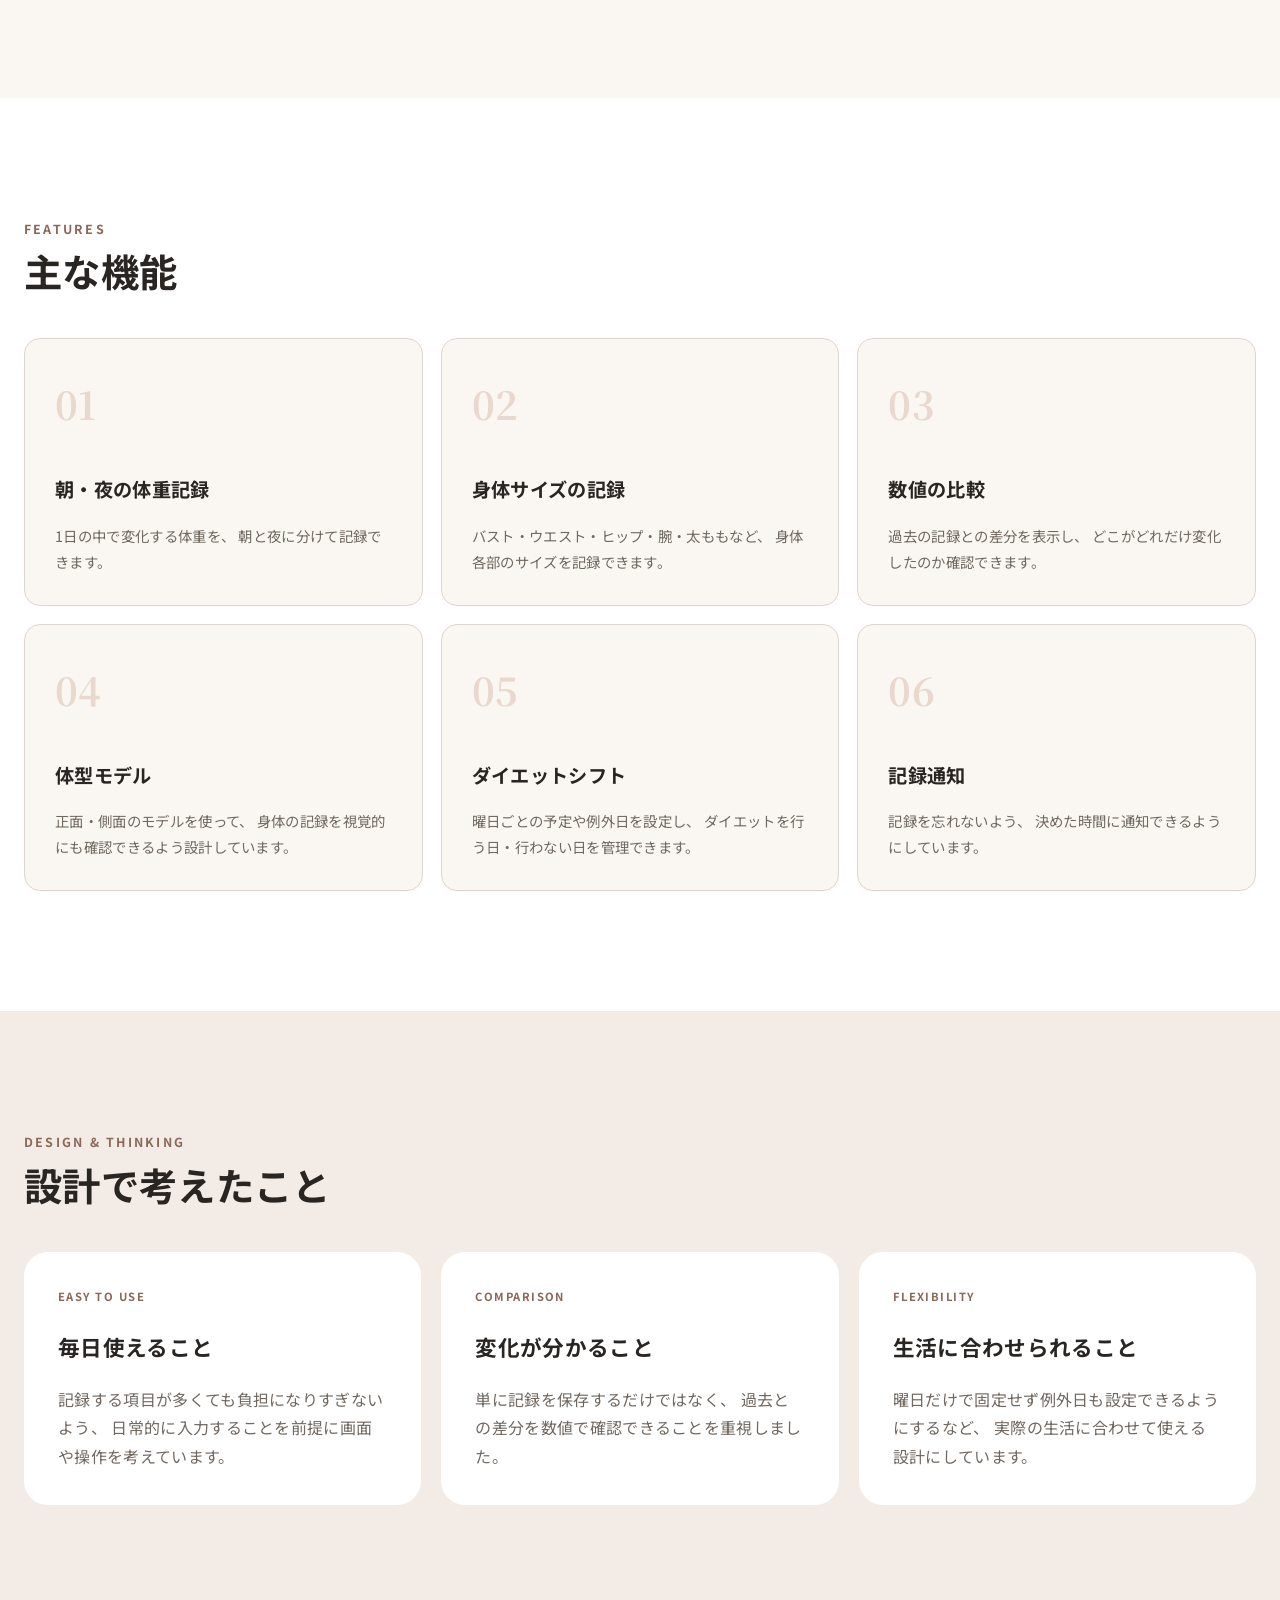
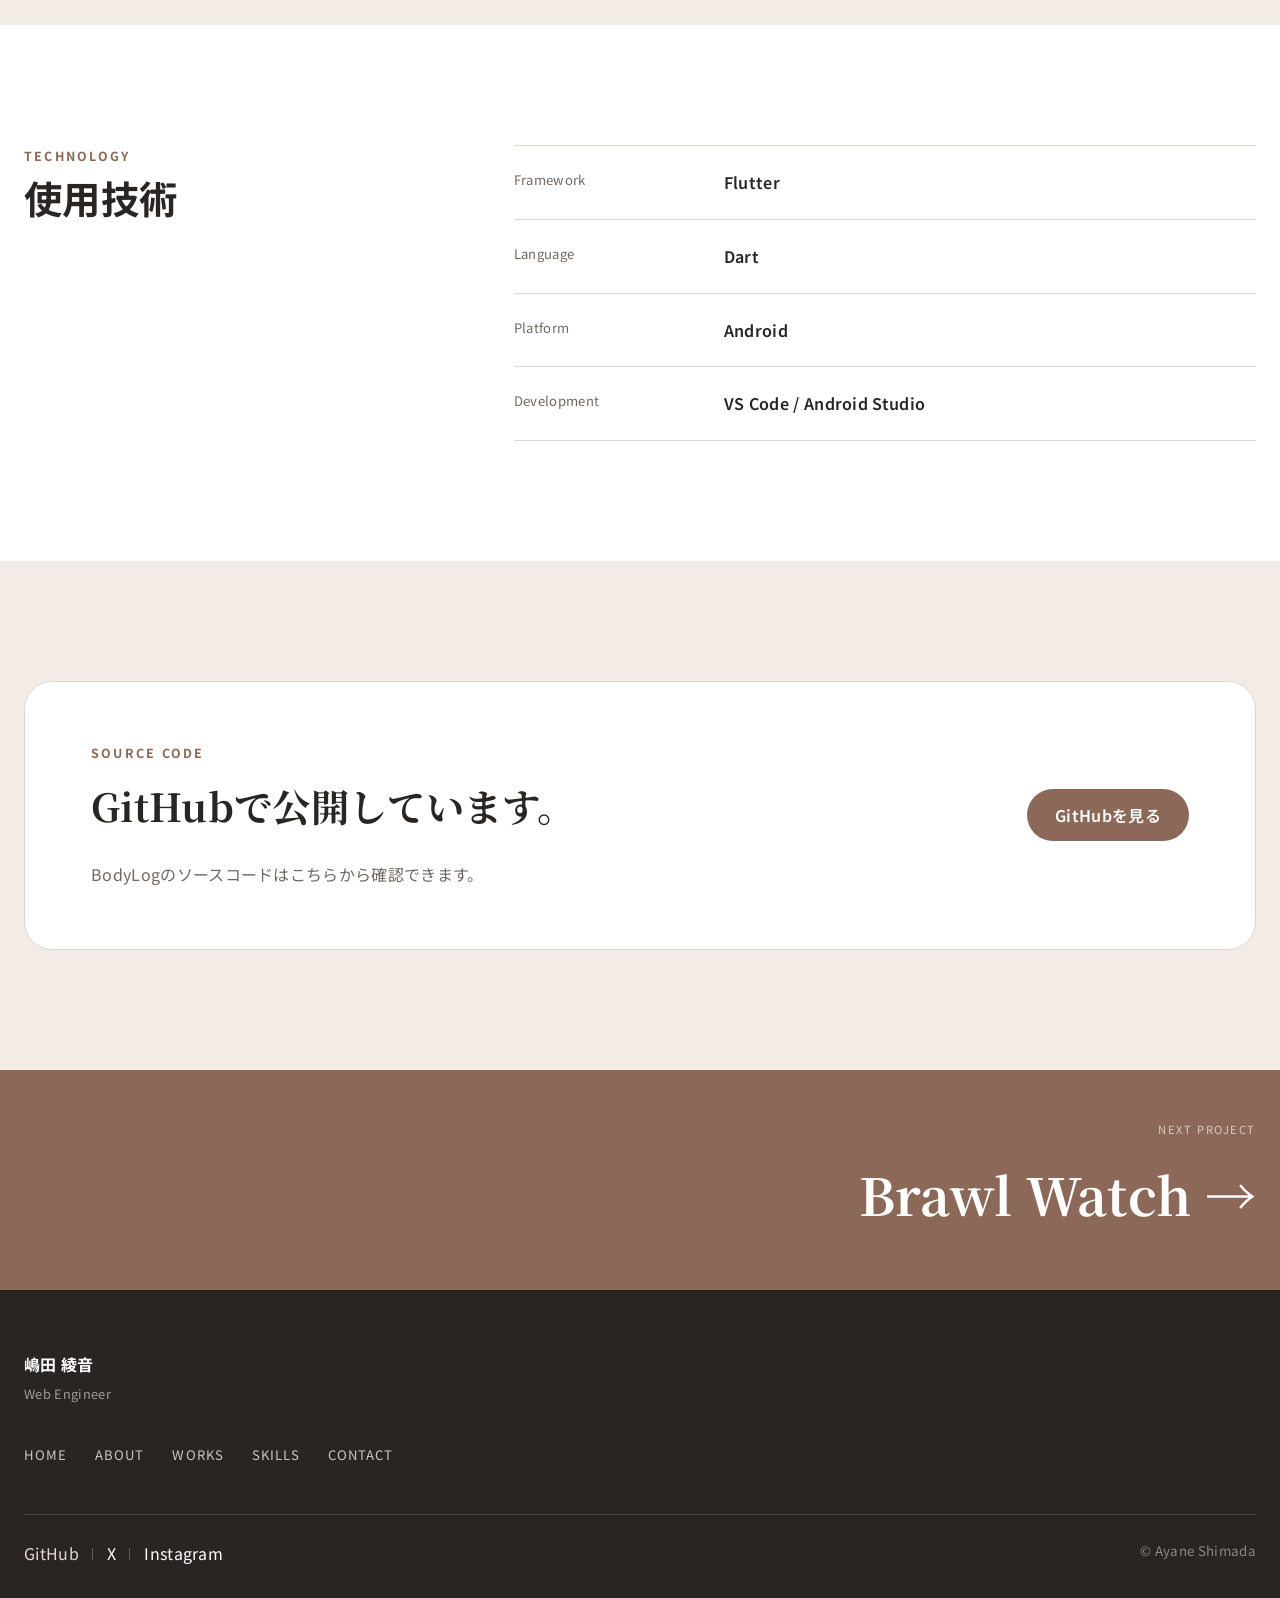
<file: works/bodylog/index.html>
<!DOCTYPE html>
<html lang="ja">
<head>
  <meta charset="UTF-8">
  <meta name="viewport" content="width=device-width, initial-scale=1.0">

  <title>BodyLog | Works | 嶋田 綾音</title>
  <meta
    name="description"
    content="体重や身体各部のサイズ、体型の変化を記録・比較するために開発したFlutter製Androidアプリ「BodyLog」の紹介です。"
  >

  <link rel="stylesheet" href="../../assets/css/style.css">
  <link rel="stylesheet" href="../../assets/css/responsive.css">
</head>

<body>

  <!-- Header -->
  <header class="site-header">
    <div class="header-inner">

      <a href="../../" class="site-logo">
        <span class="site-logo-name">嶋田 綾音</span>
        <span class="site-logo-role">Web Engineer</span>
      </a>

      <nav class="global-nav" aria-label="メインナビゲーション">
        <ul class="global-nav-list">
          <li>
            <a href="../../about/">
              <span class="nav-en">ABOUT</span>
              <span class="nav-ja">わたしについて</span>
            </a>
          </li>

          <li>
            <a href="../../works/">
              <span class="nav-en">WORKS</span>
              <span class="nav-ja">つくったもの</span>
            </a>
          </li>

          <li>
            <a href="../../skills/">
              <span class="nav-en">SKILLS</span>
              <span class="nav-ja">できること</span>
            </a>
          </li>

          <li>
            <a href="../../contact/">
              <span class="nav-en">CONTACT</span>
              <span class="nav-ja">おしごと・連絡</span>
            </a>
          </li>
        </ul>
      </nav>

      <button
        class="menu-button"
        type="button"
        aria-label="メニューを開く"
        aria-expanded="false"
      >
        <span></span>
        <span></span>
        <span></span>
      </button>

    </div>
  </header>


  <main>

    <!-- Project Hero -->
    <section class="project-hero">
      <div class="project-hero-inner">

        <div class="project-hero-content">

          <a href="../" class="project-back">
            ← WORKS
          </a>

          <p class="project-category">
            MOBILE APP / PERSONAL DEVELOPMENT
          </p>

            <div class="project-title-row">
            <img
                src="../../assets/images/bodylog/bodylog-icon.png"
                alt="BodyLog アプリアイコン"
                class="project-app-icon"
            >

            <h1 class="project-title">
                BodyLog
            </h1>
            </div>
          <p class="project-catch">
            体重だけじゃない、<br>
            「体型の変化」を記録する。
          </p>

          <p class="project-description">
            毎日の体重に加えて身体各部のサイズを記録し、
            数値の変化を比較できる体型管理アプリです。
            自分自身が日常的に使いたいと思えるものを目指して開発しています。
          </p>

          <ul class="tag-list">
            <li>Flutter</li>
            <li>Dart</li>
            <li>Android</li>
          </ul>

        </div>

        <div class="project-hero-image">

        <div class="bodylog-showcase">

            <img
            src="../../assets/images/bodylog/record.jpg"
            alt="BodyLog 記録画面"
            class="bodylog-screen bodylog-screen-side"
            >

            <img
            src="../../assets/images/bodylog/home.jpg"
            alt="BodyLog ホーム画面"
            class="bodylog-screen bodylog-screen-main"
            >

            <img
            src="../../assets/images/bodylog/analytics.jpg"
            alt="BodyLog 分析画面"
            class="bodylog-screen bodylog-screen-side"
            >

        </div>

        </div>

      </div>
    </section>


    <!-- Overview -->
    <section class="section project-overview-section">
      <div class="section-inner">

        <div class="project-two-column">

          <div>
            <p class="section-heading-en">OVERVIEW</p>

            <h2 class="section-heading-ja">
              どんなアプリ？
            </h2>
          </div>

          <div class="project-text">

            <p class="project-lead">
              体重だけでは見えにくい身体の変化を、
              数値として残して比較するためのアプリです。
            </p>

            <p>
              朝・夜の体重だけでなく、ウエストや太ももなどの
              身体各部のサイズも記録できます。
            </p>

            <p>
              毎日の記録をできるだけ負担にせず、
              自分の変化を後から確認しやすいことを重視しています。
            </p>

          </div>

        </div>

      </div>
    </section>


    <!-- Why -->
    <section class="section project-why-section">
      <div class="section-inner">

        <div class="project-two-column">

          <div>
            <p class="section-heading-en">WHY</p>

            <h2 class="section-heading-ja">
              なぜ作ったのか
            </h2>
          </div>

          <div class="project-text">

            <p class="project-lead">
              「体重だけ記録しても、本当に体型が変わったのか分かりにくい」
              というところから始まりました。
            </p>

            <p>
              体重が同じでも、ウエストや脚などのサイズは
              変わっていることがあります。
            </p>

            <p>
              そこで、体重と身体各部のサイズをまとめて記録し、
              過去との差を分かりやすく確認できるものを
              自分で作ることにしました。
            </p>

          </div>

        </div>

      </div>
    </section>


    <!-- Features -->
    <section class="section project-features-section">
      <div class="section-inner">

        <div class="section-heading">
          <p class="section-heading-en">FEATURES</p>
          <h2 class="section-heading-ja">主な機能</h2>
        </div>


        <div class="project-feature-grid">

          <article class="project-feature-card">
            <p class="project-feature-number">01</p>

            <h3>朝・夜の体重記録</h3>

            <p>
              1日の中で変化する体重を、
              朝と夜に分けて記録できます。
            </p>
          </article>


          <article class="project-feature-card">
            <p class="project-feature-number">02</p>

            <h3>身体サイズの記録</h3>

            <p>
              バスト・ウエスト・ヒップ・腕・太ももなど、
              身体各部のサイズを記録できます。
            </p>
          </article>


          <article class="project-feature-card">
            <p class="project-feature-number">03</p>

            <h3>数値の比較</h3>

            <p>
              過去の記録との差分を表示し、
              どこがどれだけ変化したのか確認できます。
            </p>
          </article>


          <article class="project-feature-card">
            <p class="project-feature-number">04</p>

            <h3>体型モデル</h3>

            <p>
              正面・側面のモデルを使って、
              身体の記録を視覚的にも確認できるよう設計しています。
            </p>
          </article>


          <article class="project-feature-card">
            <p class="project-feature-number">05</p>

            <h3>ダイエットシフト</h3>

            <p>
              曜日ごとの予定や例外日を設定し、
              ダイエットを行う日・行わない日を管理できます。
            </p>
          </article>


          <article class="project-feature-card">
            <p class="project-feature-number">06</p>

            <h3>記録通知</h3>

            <p>
              記録を忘れないよう、
              決めた時間に通知できるようにしています。
            </p>
          </article>

        </div>

      </div>
    </section>


    <!-- Design / Thinking -->
    <section class="section project-thinking-section">
      <div class="section-inner">

        <div class="section-heading">
          <p class="section-heading-en">DESIGN &amp; THINKING</p>

          <h2 class="section-heading-ja">
            設計で考えたこと
          </h2>
        </div>


        <div class="project-thinking-grid">

          <article class="project-thinking-card">
            <p class="project-thinking-label">
              EASY TO USE
            </p>

            <h3>
              毎日使えること
            </h3>

            <p>
              記録する項目が多くても負担になりすぎないよう、
              日常的に入力することを前提に画面や操作を考えています。
            </p>
          </article>


          <article class="project-thinking-card">
            <p class="project-thinking-label">
              COMPARISON
            </p>

            <h3>
              変化が分かること
            </h3>

            <p>
              単に記録を保存するだけではなく、
              過去との差分を数値で確認できることを重視しました。
            </p>
          </article>


          <article class="project-thinking-card">
            <p class="project-thinking-label">
              FLEXIBILITY
            </p>

            <h3>
              生活に合わせられること
            </h3>

            <p>
              曜日だけで固定せず例外日も設定できるようにするなど、
              実際の生活に合わせて使える設計にしています。
            </p>
          </article>

        </div>

      </div>
    </section>


    <!-- Tech -->
    <section class="section project-tech-section">
      <div class="section-inner">

        <div class="project-two-column">

          <div>
            <p class="section-heading-en">
              TECHNOLOGY
            </p>

            <h2 class="section-heading-ja">
              使用技術
            </h2>
          </div>


          <div class="project-tech-list">

            <div class="project-tech-row">
              <span>Framework</span>
              <strong>Flutter</strong>
            </div>

            <div class="project-tech-row">
              <span>Language</span>
              <strong>Dart</strong>
            </div>

            <div class="project-tech-row">
              <span>Platform</span>
              <strong>Android</strong>
            </div>

            <div class="project-tech-row">
              <span>Development</span>
              <strong>VS Code / Android Studio</strong>
            </div>

          </div>

        </div>

      </div>
    </section>


    <!-- GitHub -->
    <section class="section project-github-section">
      <div class="section-inner">

        <div class="project-github-card">

          <div>
            <p class="section-heading-en">
              SOURCE CODE
            </p>

            <h2 class="project-github-title">
              GitHubで公開しています。
            </h2>

            <p class="project-github-text">
              BodyLogのソースコードはこちらから確認できます。
            </p>
          </div>


          <a
            href="https://github.com/shima0924-a/bodylog"
            target="_blank"
            rel="noopener noreferrer"
            class="button button-primary"
          >
            GitHubを見る
          </a>

        </div>

      </div>
    </section>


    <!-- Next -->
    <section class="project-next">

      <a href="../brawl-watch/" class="project-next-link">

        <span class="project-next-label">
          NEXT PROJECT
        </span>

        <strong>
          Brawl Watch →
        </strong>

      </a>

    </section>

  </main>


  <!-- Footer -->
  <footer class="site-footer">
    <div class="footer-inner">

      <div class="footer-profile">
        <p class="footer-name">嶋田 綾音</p>
        <p class="footer-role">Web Engineer</p>
      </div>

      <nav class="footer-nav" aria-label="フッターナビゲーション">
        <ul>
          <li><a href="../../">HOME</a></li>
          <li><a href="../../about/">ABOUT</a></li>
          <li><a href="../../works/">WORKS</a></li>
          <li><a href="../../skills/">SKILLS</a></li>
          <li><a href="../../contact/">CONTACT</a></li>
        </ul>
      </nav>

      <div class="footer-bottom">
        <div class="footer-socials">
            <a
            href="https://github.com/shima0924-a"
            target="_blank"
            rel="noopener noreferrer"
            class="footer-github"
            >GitHub</a>

            <a
            href="https://x.com/momonga_job"
            target="_blank"
            rel="noopener noreferrer"
            >X</a>

            <a
            href="https://www.instagram.com/d_shima.gogoj/"
            target="_blank"
            rel="noopener noreferrer"
            >Instagram</a>
        </div>

        <small class="copyright">© Ayane Shimada</small>
      </div>

    </div>
  </footer>


  <script src="../../assets/js/main.js"></script>

</body>
</html>
</file>
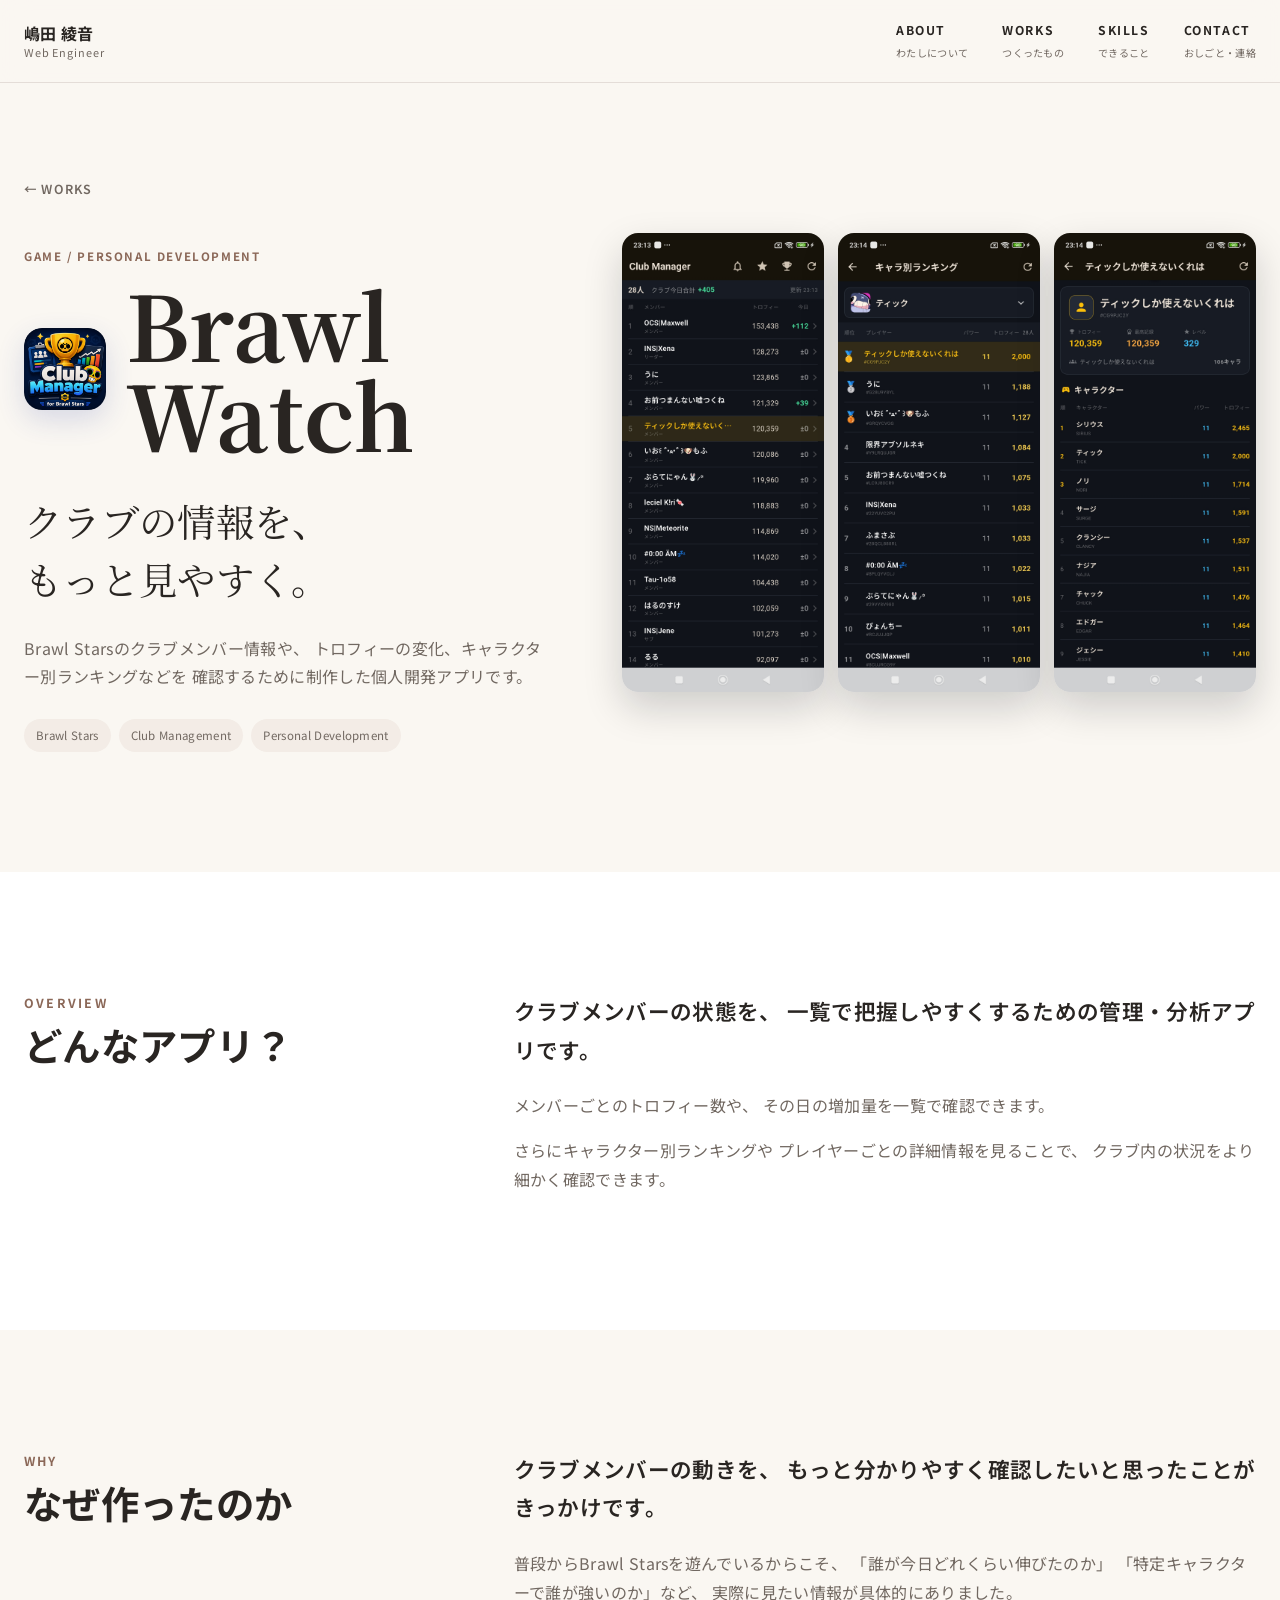
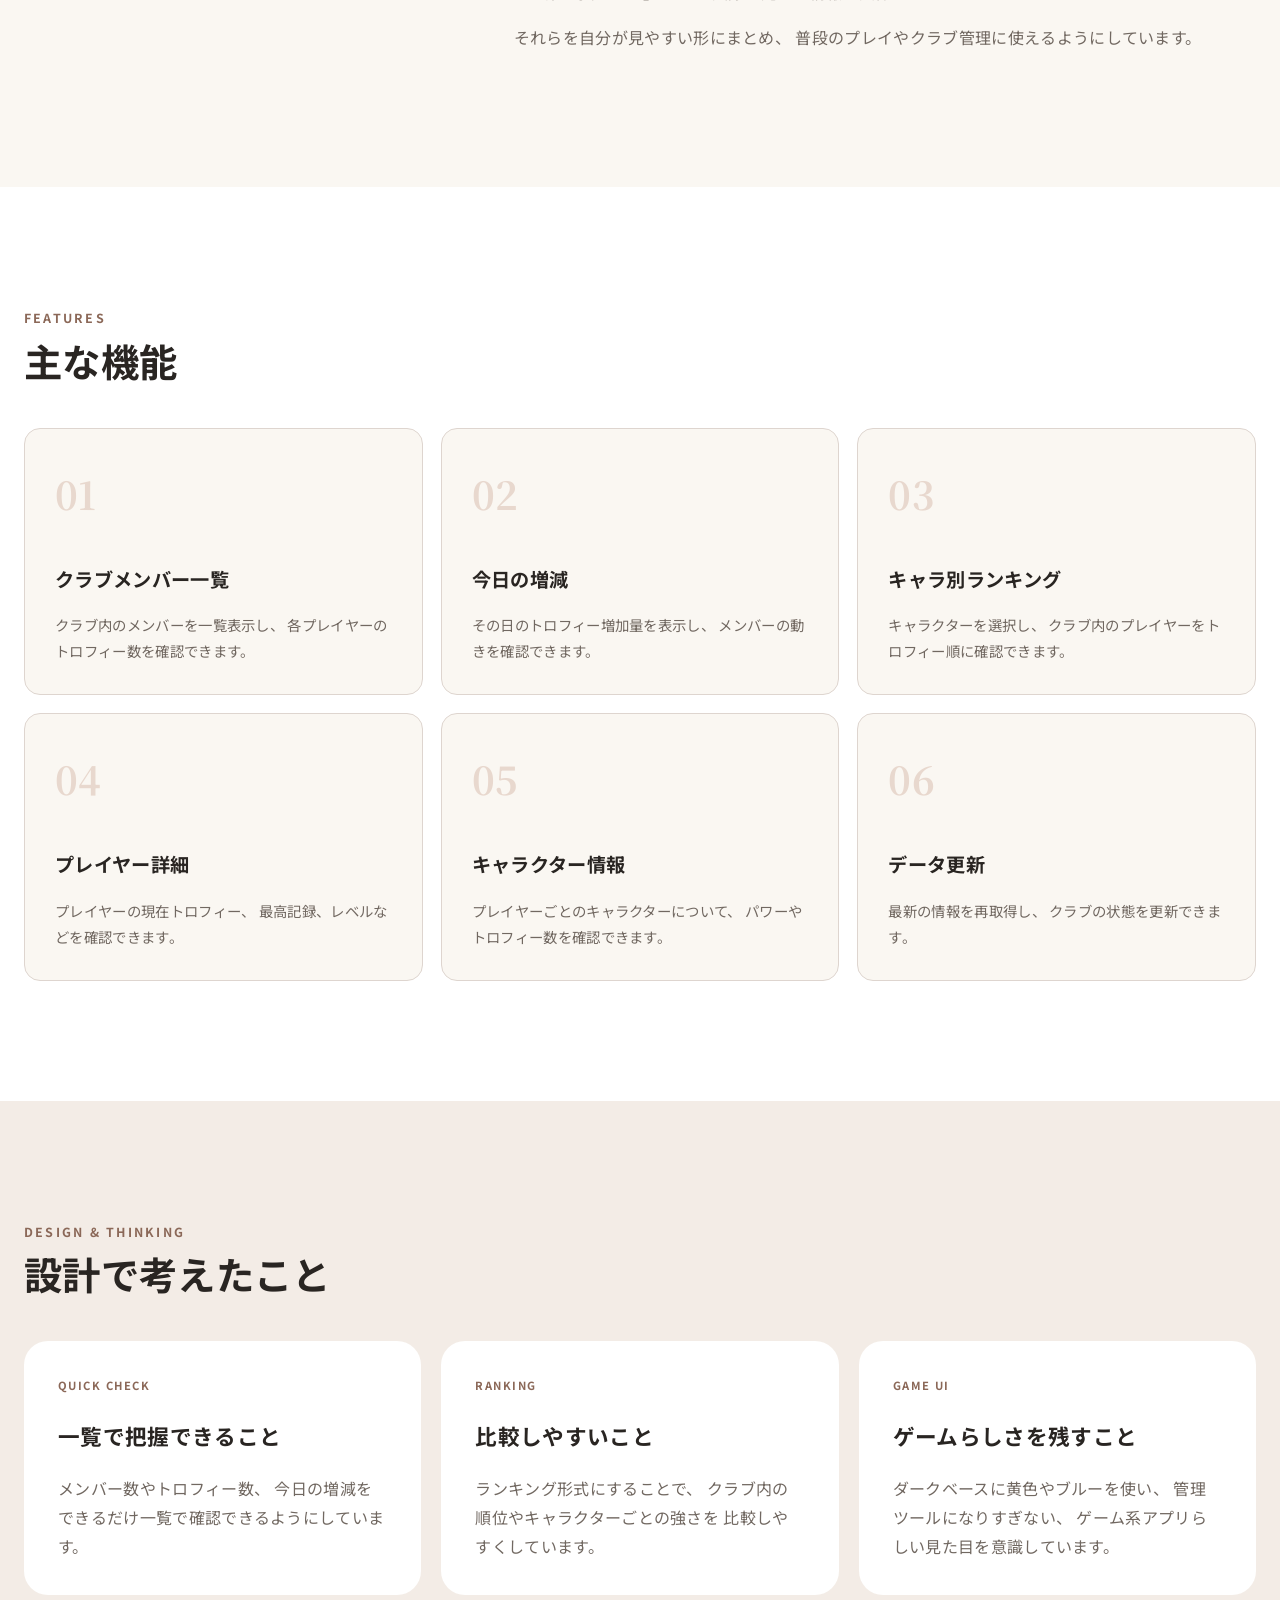
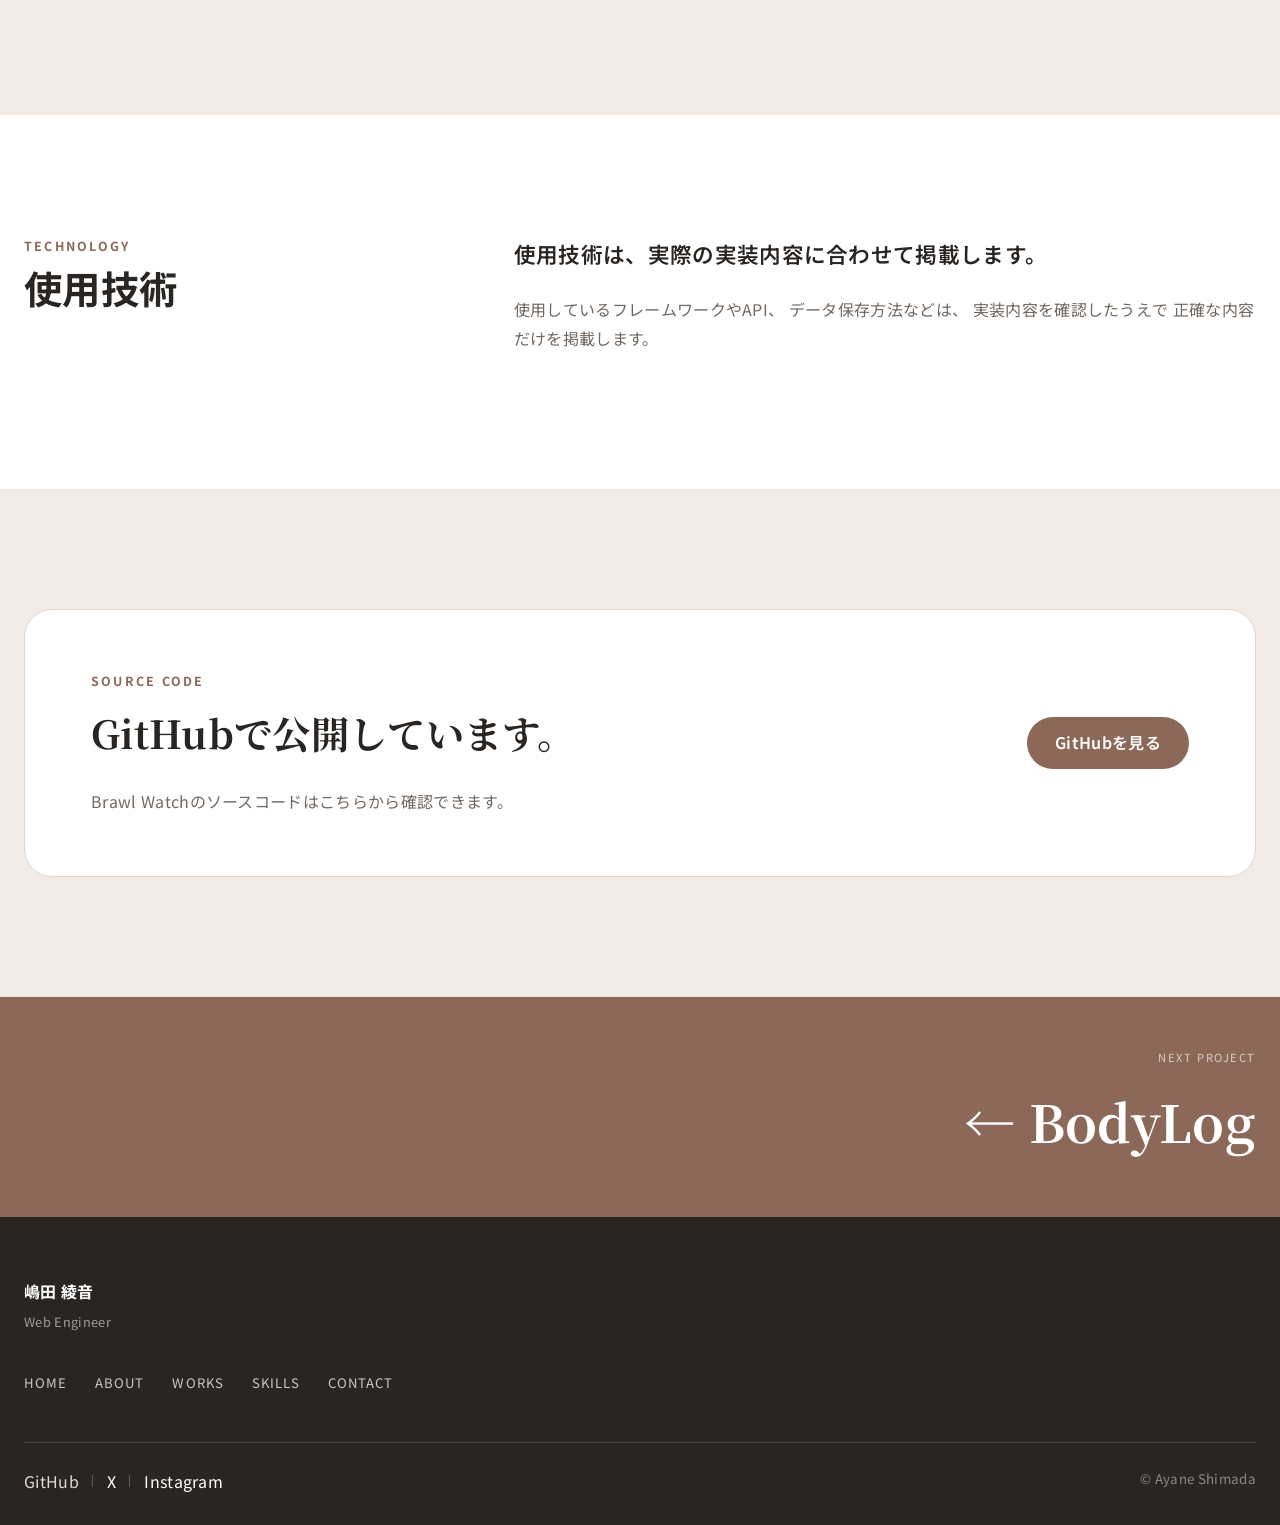
<file: works/brawl-watch/index.html>
<!DOCTYPE html>
<html lang="ja">
<head>
  <meta charset="UTF-8">
  <meta name="viewport" content="width=device-width, initial-scale=1.0">

  <title>Brawl Watch | Works | 嶋田 綾音</title>

  <meta
    name="description"
    content="Brawl Starsのクラブメンバー情報やトロフィーの増減、キャラクター別ランキングなどを確認できる個人開発アプリ「Brawl Watch」の紹介です。"
  >

  <link rel="stylesheet" href="../../assets/css/style.css">
  <link rel="stylesheet" href="../../assets/css/responsive.css">
</head>

<body>

  <!-- =========================
       Header
  ========================== -->
  <header class="site-header">
    <div class="header-inner">

      <a href="../../" class="site-logo">
        <span class="site-logo-name">嶋田 綾音</span>
        <span class="site-logo-role">Web Engineer</span>
      </a>

      <nav class="global-nav" aria-label="メインナビゲーション">
        <ul class="global-nav-list">

          <li>
            <a href="../../about/">
              <span class="nav-en">ABOUT</span>
              <span class="nav-ja">わたしについて</span>
            </a>
          </li>

          <li>
            <a href="../../works/">
              <span class="nav-en">WORKS</span>
              <span class="nav-ja">つくったもの</span>
            </a>
          </li>

          <li>
            <a href="../../skills/">
              <span class="nav-en">SKILLS</span>
              <span class="nav-ja">できること</span>
            </a>
          </li>

          <li>
            <a href="../../contact/">
              <span class="nav-en">CONTACT</span>
              <span class="nav-ja">おしごと・連絡</span>
            </a>
          </li>

        </ul>
      </nav>

      <button
        class="menu-button"
        type="button"
        aria-label="メニューを開く"
        aria-expanded="false"
      >
        <span></span>
        <span></span>
        <span></span>
      </button>

    </div>
  </header>


  <main>

    <!-- =========================
         Project Hero
    ========================== -->
    <section class="project-hero brawl-detail-hero">

      <div class="project-hero-inner">

        <div class="project-hero-content">

          <a href="../" class="project-back">
            ← WORKS
          </a>

          <p class="project-category">
            GAME / PERSONAL DEVELOPMENT
          </p>

          <div class="project-title-row">

            <img
              src="../../assets/images/brawl-watch/icon.png"
              alt="Brawl Watch アプリアイコン"
              class="project-app-icon"
            >

            <h1 class="project-title">
              Brawl Watch
            </h1>

          </div>

          <p class="project-catch">
            クラブの情報を、<br>
            もっと見やすく。
          </p>

          <p class="project-description">
            Brawl Starsのクラブメンバー情報や、
            トロフィーの変化、キャラクター別ランキングなどを
            確認するために制作した個人開発アプリです。
          </p>

          <ul class="tag-list">
            <li>Brawl Stars</li>
            <li>Club Management</li>
            <li>Personal Development</li>
          </ul>

        </div>


        <div class="project-hero-image">

        <div class="brawl-showcase">

            <img
            src="../../assets/images/brawl-watch/club-list.jpg"
            alt="Brawl Watch クラブメンバー一覧画面"
            class="brawl-screen"
            >

            <img
            src="../../assets/images/brawl-watch/character-ranking.jpg"
            alt="Brawl Watch キャラクター別ランキング画面"
            class="brawl-screen"
            >

            <img
            src="../../assets/images/brawl-watch/player-detail.jpg"
            alt="Brawl Watch プレイヤー詳細画面"
            class="brawl-screen"
            >

        </div>

        </div>

      </div>

    </section>


    <!-- =========================
         Overview
    ========================== -->
    <section class="section project-overview-section">

      <div class="section-inner">

        <div class="project-two-column">

          <div>
            <p class="section-heading-en">
              OVERVIEW
            </p>

            <h2 class="section-heading-ja">
              どんなアプリ？
            </h2>
          </div>


          <div class="project-text">

            <p class="project-lead">
              クラブメンバーの状態を、
              一覧で把握しやすくするための管理・分析アプリです。
            </p>

            <p>
              メンバーごとのトロフィー数や、
              その日の増加量を一覧で確認できます。
            </p>

            <p>
              さらにキャラクター別ランキングや
              プレイヤーごとの詳細情報を見ることで、
              クラブ内の状況をより細かく確認できます。
            </p>

          </div>

        </div>

      </div>

    </section>


    <!-- =========================
         Why
    ========================== -->
    <section class="section project-why-section">

      <div class="section-inner">

        <div class="project-two-column">

          <div>
            <p class="section-heading-en">
              WHY
            </p>

            <h2 class="section-heading-ja">
              なぜ作ったのか
            </h2>
          </div>


          <div class="project-text">

            <p class="project-lead">
              クラブメンバーの動きを、
              もっと分かりやすく確認したいと思ったことが
              きっかけです。
            </p>

            <p>
              普段からBrawl Starsを遊んでいるからこそ、
              「誰が今日どれくらい伸びたのか」
              「特定キャラクターで誰が強いのか」など、
              実際に見たい情報が具体的にありました。
            </p>

            <p>
              それらを自分が見やすい形にまとめ、
              普段のプレイやクラブ管理に使えるようにしています。
            </p>

          </div>

        </div>

      </div>

    </section>


    <!-- =========================
         Features
    ========================== -->
    <section class="section project-features-section">

      <div class="section-inner">

        <div class="section-heading">

          <p class="section-heading-en">
            FEATURES
          </p>

          <h2 class="section-heading-ja">
            主な機能
          </h2>

        </div>


        <div class="project-feature-grid">

          <article class="project-feature-card">

            <p class="project-feature-number">
              01
            </p>

            <h3>
              クラブメンバー一覧
            </h3>

            <p>
              クラブ内のメンバーを一覧表示し、
              各プレイヤーのトロフィー数を確認できます。
            </p>

          </article>


          <article class="project-feature-card">

            <p class="project-feature-number">
              02
            </p>

            <h3>
              今日の増減
            </h3>

            <p>
              その日のトロフィー増加量を表示し、
              メンバーの動きを確認できます。
            </p>

          </article>


          <article class="project-feature-card">

            <p class="project-feature-number">
              03
            </p>

            <h3>
              キャラ別ランキング
            </h3>

            <p>
              キャラクターを選択し、
              クラブ内のプレイヤーをトロフィー順に確認できます。
            </p>

          </article>


          <article class="project-feature-card">

            <p class="project-feature-number">
              04
            </p>

            <h3>
              プレイヤー詳細
            </h3>

            <p>
              プレイヤーの現在トロフィー、
              最高記録、レベルなどを確認できます。
            </p>

          </article>


          <article class="project-feature-card">

            <p class="project-feature-number">
              05
            </p>

            <h3>
              キャラクター情報
            </h3>

            <p>
              プレイヤーごとのキャラクターについて、
              パワーやトロフィー数を確認できます。
            </p>

          </article>


          <article class="project-feature-card">

            <p class="project-feature-number">
              06
            </p>

            <h3>
              データ更新
            </h3>

            <p>
              最新の情報を再取得し、
              クラブの状態を更新できます。
            </p>

          </article>

        </div>

      </div>

    </section>


    <!-- =========================
         Thinking
    ========================== -->
    <section class="section project-thinking-section">

      <div class="section-inner">

        <div class="section-heading">

          <p class="section-heading-en">
            DESIGN &amp; THINKING
          </p>

          <h2 class="section-heading-ja">
            設計で考えたこと
          </h2>

        </div>


        <div class="project-thinking-grid">

          <article class="project-thinking-card">

            <p class="project-thinking-label">
              QUICK CHECK
            </p>

            <h3>
              一覧で把握できること
            </h3>

            <p>
              メンバー数やトロフィー数、
              今日の増減をできるだけ一覧で確認できるようにしています。
            </p>

          </article>


          <article class="project-thinking-card">

            <p class="project-thinking-label">
              RANKING
            </p>

            <h3>
              比較しやすいこと
            </h3>

            <p>
              ランキング形式にすることで、
              クラブ内の順位やキャラクターごとの強さを
              比較しやすくしています。
            </p>

          </article>


          <article class="project-thinking-card">

            <p class="project-thinking-label">
              GAME UI
            </p>

            <h3>
              ゲームらしさを残すこと
            </h3>

            <p>
              ダークベースに黄色やブルーを使い、
              管理ツールになりすぎない、
              ゲーム系アプリらしい見た目を意識しています。
            </p>

          </article>

        </div>

      </div>

    </section>


    <!-- =========================
         Technology
    ========================== -->
    <section class="section project-tech-section">

      <div class="section-inner">

        <div class="project-two-column">

          <div>

            <p class="section-heading-en">
              TECHNOLOGY
            </p>

            <h2 class="section-heading-ja">
              使用技術
            </h2>

          </div>


          <div class="project-text">

            <p class="project-lead">
              使用技術は、実際の実装内容に合わせて掲載します。
            </p>

            <p>
              使用しているフレームワークやAPI、
              データ保存方法などは、
              実装内容を確認したうえで
              正確な内容だけを掲載します。
            </p>

          </div>

        </div>

      </div>

    </section>


    <!-- =========================
         GitHub
    ========================== -->
    <section class="section project-github-section">

      <div class="section-inner">

        <div class="project-github-card">

          <div>

            <p class="section-heading-en">
              SOURCE CODE
            </p>

            <h2 class="project-github-title">
              GitHubで公開しています。
            </h2>

            <p class="project-github-text">
              Brawl Watchのソースコードはこちらから確認できます。
            </p>

          </div>


          <a
            href="https://github.com/shima0924-a/brawl-watch"
            target="_blank"
            rel="noopener noreferrer"
            class="button button-primary"
          >
            GitHubを見る
          </a>

        </div>

      </div>

    </section>


    <!-- =========================
         Next Project
    ========================== -->
    <section class="project-next brawl-detail-next">

      <a
        href="../bodylog/"
        class="project-next-link"
      >

        <span class="project-next-label">
          NEXT PROJECT
        </span>

        <strong>
          ← BodyLog
        </strong>

      </a>

    </section>

  </main>


  <!-- =========================
       Footer
  ========================== -->
  <footer class="site-footer">

    <div class="footer-inner">

      <div class="footer-profile">

        <p class="footer-name">
          嶋田 綾音
        </p>

        <p class="footer-role">
          Web Engineer
        </p>

      </div>


      <nav
        class="footer-nav"
        aria-label="フッターナビゲーション"
      >

        <ul>

          <li>
            <a href="../../">HOME</a>
          </li>

          <li>
            <a href="../../about/">ABOUT</a>
          </li>

          <li>
            <a href="../../works/">WORKS</a>
          </li>

          <li>
            <a href="../../skills/">SKILLS</a>
          </li>

          <li>
            <a href="../../contact/">CONTACT</a>
          </li>

        </ul>

      </nav>


      <div class="footer-bottom">
        <div class="footer-socials">
            <a
            href="https://github.com/shima0924-a"
            target="_blank"
            rel="noopener noreferrer"
            class="footer-github"
            >GitHub</a>

            <a
            href="https://x.com/momonga_job"
            target="_blank"
            rel="noopener noreferrer"
            >X</a>

            <a
            href="https://www.instagram.com/d_shima.gogoj/"
            target="_blank"
            rel="noopener noreferrer"
            >Instagram</a>
        </div>

        <small class="copyright">© Ayane Shimada</small>
      </div>

    </div>

  </footer>


  <script src="../../assets/js/main.js"></script>

</body>
</html>
</file>
<file: assets/css/style.css>
@import url('https://fonts.googleapis.com/css2?family=Noto+Sans+JP:wght@400;500;600;700&family=Noto+Serif+JP:wght@600;700&display=swap');

:root {
  --color-bg: #faf7f2;
  --color-surface: #ffffff;
  --color-surface-soft: #f3ece6;
  --color-text: #292522;
  --color-text-sub: #716861;
  --color-accent: #8b6858;
  --color-accent-dark: #745344;
  --color-accent-soft: #e8d8ce;
  --color-border: #ded5cf;

  --font-sans: 'Noto Sans JP', sans-serif;
  --font-serif: 'Noto Serif JP', serif;

  --max-width: 1200px;

  --radius-sm: 10px;
  --radius-md: 16px;
  --radius-lg: 24px;

  --shadow-soft: 0 10px 30px rgba(53, 42, 35, 0.06);

  --transition: 0.25s ease;
}


/* =========================
   Reset
========================= */

* {
  box-sizing: border-box;
}

html {
  scroll-behavior: smooth;
}

body {
  margin: 0;
  font-family: var(--font-sans);
  color: var(--color-text);
  background: var(--color-bg);
  line-height: 1.8;
  letter-spacing: 0.02em;
}

img {
  display: block;
  max-width: 100%;
}

a {
  color: inherit;
  text-decoration: none;
}

ul {
  margin: 0;
  padding: 0;
  list-style: none;
}

button {
  font: inherit;
}


/* =========================
   Common
========================= */

.section {
  padding: 110px 24px;
}

.section-inner {
  width: min(100%, var(--max-width));
  margin: 0 auto;
}

.section-heading {
  margin-bottom: 42px;
}

.section-heading-en {
  margin: 0 0 6px;
  color: var(--color-accent);
  font-size: 0.78rem;
  font-weight: 700;
  letter-spacing: 0.18em;
}

.section-heading-ja {
  margin: 0;
  font-size: clamp(2rem, 3vw, 3rem);
  line-height: 1.3;
}

.section-intro {
  max-width: 680px;
  margin: -18px 0 48px;
  color: var(--color-text-sub);
}

.section-more {
  margin-top: 48px;
}

.text-link {
  display: inline-flex;
  align-items: center;
  gap: 10px;
  color: var(--color-accent);
  font-weight: 600;
  transition: gap var(--transition), color var(--transition);
}

.text-link:hover {
  gap: 16px;
  color: var(--color-accent-dark);
}

.button {
  display: inline-flex;
  align-items: center;
  justify-content: center;
  min-height: 52px;
  padding: 0 28px;
  border-radius: 999px;
  font-weight: 600;
  transition:
    transform var(--transition),
    background var(--transition),
    color var(--transition),
    border-color var(--transition);
}

.button:hover {
  transform: translateY(-2px);
}

.button-primary {
  color: #ffffff;
  background: var(--color-accent);
}

.button-primary:hover {
  background: var(--color-accent-dark);
}

.button-secondary {
  color: var(--color-accent);
  background: transparent;
  border: 1px solid var(--color-accent);
}

.button-secondary:hover {
  color: #ffffff;
  background: var(--color-accent);
}

.pc-only {
  display: inline;
}


/* =========================
   Header
========================= */

.site-header {
  position: sticky;
  top: 0;
  z-index: 100;
  border-bottom: 1px solid rgba(222, 213, 207, 0.75);
  background: rgba(250, 247, 242, 0.9);
  backdrop-filter: blur(14px);
}

.header-inner {
  width: min(calc(100% - 48px), var(--max-width));
  min-height: 82px;
  margin: 0 auto;
  display: flex;
  align-items: center;
  justify-content: space-between;
}

.site-logo {
  display: flex;
  flex-direction: column;
  line-height: 1.25;
}

.site-logo-name {
  font-weight: 700;
  font-size: 1rem;
}

.site-logo-role {
  margin-top: 3px;
  color: var(--color-text-sub);
  font-size: 0.68rem;
  letter-spacing: 0.08em;
}

.global-nav-list {
  display: flex;
  align-items: center;
  gap: 34px;
}

.global-nav-list a {
  position: relative;
  display: flex;
  flex-direction: column;
  align-items: flex-start;
}

.nav-en {
  font-size: 0.76rem;
  font-weight: 700;
  letter-spacing: 0.13em;
}

.nav-ja {
  color: var(--color-text-sub);
  font-size: 0.63rem;
  margin-top: 2px;
}

.global-nav-list a::after {
  content: '';
  position: absolute;
  left: 0;
  bottom: -8px;
  width: 0;
  height: 2px;
  background: var(--color-accent);
  transition: width var(--transition);
}

.global-nav-list a:hover::after {
  width: 100%;
}

.menu-button {
  display: none;
  width: 44px;
  height: 44px;
  padding: 10px;
  border: 0;
  background: transparent;
  cursor: pointer;
}

.menu-button span {
  display: block;
  height: 2px;
  margin: 5px 0;
  background: var(--color-text);
  border-radius: 999px;
}


/* =========================
   Hero
========================= */

.hero {
  padding: 70px 24px 110px;
}

.hero-inner {
  width: min(100%, var(--max-width));
  margin: 0 auto;
  min-height: 670px;
  display: grid;
  grid-template-columns: minmax(0, 1.1fr) minmax(340px, 0.9fr);
  align-items: center;
  gap: 70px;
}

.hero-label {
  margin: 0 0 22px;
  color: var(--color-accent);
  font-size: 0.78rem;
  font-weight: 700;
  letter-spacing: 0.16em;
}

.hero-title {
  margin: 0;
  font-family: var(--font-serif);
  font-size: clamp(3.2rem, 7vw, 6.4rem);
  line-height: 1.15;
  letter-spacing: -0.03em;
}

.hero-profile {
  margin-top: 36px;
}

.hero-name {
  margin: 0;
  font-size: 1.18rem;
  font-weight: 700;
}

.hero-role {
  margin: 4px 0 0;
  color: var(--color-text-sub);
  font-size: 0.92rem;
}

.hero-description {
  max-width: 600px;
  margin: 28px 0 0;
  color: var(--color-text-sub);
}

.hero-actions {
  margin-top: 34px;
  display: flex;
  flex-wrap: wrap;
  gap: 14px;
}

.hero-visual {
  display: flex;
  justify-content: center;
}

.hero-image-frame {
  position: relative;
  width: min(100%, 470px);
  aspect-ratio: 1 / 1;
  border-radius: 42% 58% 55% 45% / 50% 44% 56% 50%;
  background:
    radial-gradient(circle at 35% 25%, #f4e6dc 0, #eadbd1 45%, #ddc7bb 100%);
  padding: 28px;
}

.hero-image-frame::before {
  content: '';
  position: absolute;
  top: -28px;
  right: 10px;
  width: 110px;
  height: 110px;
  border-radius: 50%;
  border: 1px solid var(--color-accent-soft);
}

.hero-image-frame::after {
  content: '';
  position: absolute;
  left: -22px;
  bottom: 32px;
  width: 76px;
  height: 76px;
  border-radius: 24px;
  background: rgba(255, 255, 255, 0.5);
  transform: rotate(18deg);
}

.hero-image {
  position: relative;
  z-index: 2;
  width: 100%;
  height: 100%;
  object-fit: cover;
  border-radius: 50%;
  box-shadow: var(--shadow-soft);
}


/* =========================
   About
========================= */

.section-about {
  background: var(--color-surface);
}

.about-home {
  display: grid;
  grid-template-columns: 1.15fr 0.85fr;
  gap: 70px;
  align-items: start;
}

.about-home-lead {
  margin: 0;
  font-size: clamp(1.35rem, 2.2vw, 2rem);
  line-height: 1.6;
  font-weight: 600;
}

.about-home-text {
  max-width: 680px;
  margin: 26px 0 0;
  color: var(--color-text-sub);
}

.interest-list {
  display: grid;
  grid-template-columns: repeat(2, 1fr);
  gap: 14px;
}

.interest-item {
  min-height: 120px;
  padding: 20px;
  border: 1px solid var(--color-border);
  border-radius: var(--radius-md);
  background: var(--color-bg);
  display: flex;
  flex-direction: column;
  justify-content: space-between;
  transition:
    transform var(--transition),
    box-shadow var(--transition),
    border-color var(--transition);
}

.interest-item:hover {
  transform: translateY(-4px);
  border-color: var(--color-accent-soft);
  box-shadow: var(--shadow-soft);
}

.interest-icon {
  font-size: 1.8rem;
}

.interest-name {
  color: var(--color-text-sub);
  font-size: 0.78rem;
  font-weight: 700;
  letter-spacing: 0.1em;
}


/* =========================
   Works
========================= */

.section-works {
  background: var(--color-bg);
}

.works-grid {
  display: grid;
  grid-template-columns: repeat(2, 1fr);
  gap: 28px;
}

.work-card {
  overflow: hidden;
  border: 1px solid var(--color-border);
  border-radius: var(--radius-lg);
  background: var(--color-surface);
  transition:
    transform var(--transition),
    box-shadow var(--transition),
    border-color var(--transition);
}

.work-card:hover {
  transform: translateY(-6px);
  border-color: var(--color-accent-soft);
  box-shadow: var(--shadow-soft);
}

.work-card-link {
  display: block;
}

.work-card-image {
  aspect-ratio: 16 / 10;
  padding: 18px;
  background: var(--color-surface-soft);
}

.work-card-placeholder {
  width: 100%;
  height: 100%;
  border-radius: var(--radius-md);
  display: grid;
  place-items: center;
  color: var(--color-text-sub);
  border: 1px dashed var(--color-border);
  background:
    linear-gradient(135deg, rgba(255,255,255,0.7), rgba(232,216,206,0.35));
}

.work-card-body {
  padding: 30px;
}

.work-card-category {
  margin: 0 0 8px;
  color: var(--color-accent);
  font-size: 0.72rem;
  font-weight: 700;
  letter-spacing: 0.14em;
}

.work-card-title {
  margin: 0;
  font-size: 1.7rem;
}

.work-card-description {
  margin: 14px 0 0;
  color: var(--color-text-sub);
}

.tag-list {
  margin-top: 22px;
  display: flex;
  flex-wrap: wrap;
  gap: 8px;
}

.tag-list li {
  padding: 6px 12px;
  border-radius: 999px;
  background: var(--color-surface-soft);
  color: var(--color-text-sub);
  font-size: 0.72rem;
}

.work-card-more {
  display: inline-block;
  margin-top: 24px;
  color: var(--color-accent);
  font-weight: 600;
}


/* =========================
   Skills
========================= */

.section-skills {
  background: var(--color-surface);
}

.skills-home {
  display: grid;
  grid-template-columns: 1.05fr 0.95fr;
  gap: 60px;
  align-items: stretch;
}

.skills-home-main {
  padding: 46px;
  border-radius: var(--radius-lg);
  background: var(--color-text);
  color: #ffffff;
}

.skills-home-label {
  margin: 0 0 10px;
  color: var(--color-accent-soft);
  font-size: 0.75rem;
  font-weight: 700;
  letter-spacing: 0.16em;
}

.skills-home-title {
  margin: 0;
  font-size: clamp(2rem, 3vw, 3rem);
}

.skills-home-tech {
  margin: 8px 0 0;
  color: var(--color-accent-soft);
  font-weight: 600;
}

.skills-home-description {
  margin: 28px 0 0;
  color: rgba(255, 255, 255, 0.75);
}

.skills-home-list {
  display: grid;
  grid-template-columns: repeat(2, 1fr);
  gap: 16px;
}

.skill-summary {
  padding: 28px;
  border: 1px solid var(--color-border);
  border-radius: var(--radius-md);
  background: var(--color-bg);
}

.skill-summary-title {
  margin: 0;
  color: var(--color-accent);
  font-size: 0.78rem;
  font-weight: 700;
  letter-spacing: 0.08em;
}

.skill-summary-text {
  margin: 10px 0 0;
  font-weight: 600;
}


/* =========================
   Contact
========================= */

.section-contact {
  background: var(--color-surface-soft);
}

.contact-home {
  display: grid;
  grid-template-columns: 1fr 1fr;
  gap: 70px;
  align-items: center;
  padding: 60px;
  border-radius: 32px;
  background: var(--color-surface);
  border: 1px solid var(--color-border);
}

.contact-home-title {
  margin: 0;
  font-family: var(--font-serif);
  font-size: clamp(2.3rem, 4vw, 4rem);
  line-height: 1.35;
}

.contact-home-description {
  margin: 0;
  color: var(--color-text-sub);
}

.work-style-list {
  margin: 28px 0 34px;
  display: grid;
  gap: 12px;
}

.work-style-list li {
  position: relative;
  padding-left: 20px;
}

.work-style-list li::before {
  content: '';
  position: absolute;
  left: 0;
  top: 0.8em;
  width: 7px;
  height: 7px;
  border-radius: 50%;
  background: var(--color-accent);
}


/* =========================
   Footer
========================= */

.site-footer {
  padding: 60px 24px 30px;
  background: var(--color-text);
  color: #ffffff;
}

.footer-inner {
  width: min(100%, var(--max-width));
  margin: 0 auto;
}

.footer-name {
  margin: 0;
  font-weight: 700;
}

.footer-role {
  margin: 4px 0 0;
  color: rgba(255, 255, 255, 0.55);
  font-size: 0.8rem;
}

.footer-nav {
  margin-top: 34px;
}

.footer-nav ul {
  display: flex;
  flex-wrap: wrap;
  gap: 28px;
}

.footer-nav a {
  color: rgba(255, 255, 255, 0.75);
  font-size: 0.82rem;
  letter-spacing: 0.08em;
  transition: color var(--transition);
}

.footer-nav a:hover {
  color: #ffffff;
}

.footer-bottom {
  margin-top: 46px;
  padding-top: 24px;
  border-top: 1px solid rgba(255, 255, 255, 0.12);
  display: flex;
  justify-content: space-between;
  gap: 20px;
}

.footer-github {
  color: var(--color-accent-soft);
}

.copyright {
  color: rgba(255, 255, 255, 0.45);
}

/* =========================
   Home Final Adjustments
========================= */

/* 全体の横幅を少し広げる */
:root {
  --max-width: 1280px;
}


/* =========================
   Hero
========================= */

.hero-content {
  min-width: 0;
}

.hero-title {
  max-width: 680px;
}

/* PCでは2行に収まりやすくする */
@media (min-width: 769px) {
  .hero-title br {
    display: none;
  }

  .hero-title {
    max-width: 720px;
    font-size: clamp(4rem, 6.2vw, 6.2rem);
  }

  .hero-content {
    padding-right: 10px;
  }
}


/* =========================
   Skills
========================= */

.skills-home-main {
  background: #5f463a;
}


/* =========================
   Contact
========================= */

.contact-home-heading {
  min-width: 0;
}

.contact-home-title {
  max-width: 560px;
}

/* PCで不自然に細かく改行されるのを防ぐ */
@media (min-width: 769px) {
  .contact-home {
    grid-template-columns: 1.15fr 0.85fr;
  }

  .contact-home-title {
    max-width: 620px;
    font-size: clamp(3rem, 4.4vw, 4.6rem);
  }

  .contact-home-title br {
    display: none;
  }
}


/* =========================
   Section Balance
========================= */

@media (min-width: 1200px) {

  .section {
    padding-top: 120px;
    padding-bottom: 120px;
  }

  .about-home {
    gap: 90px;
  }

  .works-grid {
    gap: 32px;
  }

  .skills-home {
    gap: 70px;
  }

  .contact-home {
    padding: 68px 72px;
  }

}

/* =========================
   About Page
========================= */

/* Page Hero */
.page-hero {
  padding: 90px 24px 110px;
  background: var(--color-bg);
}

.page-hero-inner {
  width: min(100%, var(--max-width));
  margin: 0 auto;
  display: grid;
  grid-template-columns: 1.1fr 0.9fr;
  align-items: center;
  gap: 70px;
}

.page-hero-en {
  margin: 0 0 12px;
  color: var(--color-accent);
  font-size: 0.78rem;
  font-weight: 700;
  letter-spacing: 0.16em;
}

.page-hero-title {
  margin: 0;
  font-family: var(--font-serif);
  font-size: clamp(3rem, 5vw, 5rem);
  line-height: 1.25;
}

.page-hero-lead {
  margin: 26px 0 0;
  max-width: 620px;
  color: var(--color-text-sub);
  font-size: 1.05rem;
}

.page-hero-visual {
  display: flex;
  justify-content: center;
}

.page-hero-image {
  width: min(100%, 360px);
  aspect-ratio: 1 / 1;
  object-fit: cover;
  border-radius: 50%;
  padding: 16px;
  background: var(--color-surface-soft);
  border: 1px solid var(--color-border);
}


/* =========================
   Profile
========================= */

.about-profile-section {
  background: var(--color-surface);
}

.about-profile-grid {
  display: grid;
  grid-template-columns: 0.7fr 1.3fr;
  gap: 80px;
}

.about-profile-name-ja {
  margin: 0;
  font-size: 2rem;
  font-weight: 700;
}

.about-profile-name-en {
  margin: 4px 0 0;
  color: var(--color-text-sub);
  font-size: 0.78rem;
  letter-spacing: 0.14em;
}

.profile-list {
  margin: 38px 0 0;
}

.profile-row {
  display: grid;
  grid-template-columns: 120px 1fr;
  gap: 24px;
  padding: 18px 0;
  border-bottom: 1px solid var(--color-border);
}

.profile-row:first-child {
  border-top: 1px solid var(--color-border);
}

.profile-row dt {
  color: var(--color-text-sub);
  font-size: 0.84rem;
  font-weight: 600;
}

.profile-row dd {
  margin: 0;
  font-weight: 500;
}

.about-profile-text {
  max-width: 760px;
  margin: 34px 0 0;
  color: var(--color-text-sub);
}


/* =========================
   Career
========================= */

.career-section {
  background: var(--color-bg);
}

.career-timeline {
  position: relative;
  max-width: 900px;
  margin-top: 20px;
}

.career-timeline::before {
  content: '';
  position: absolute;
  top: 10px;
  bottom: 10px;
  left: 13px;
  width: 2px;
  background: var(--color-accent-soft);
}

.career-item {
  position: relative;
  display: grid;
  grid-template-columns: 28px 1fr;
  gap: 26px;
  padding-bottom: 48px;
}

.career-item:last-child {
  padding-bottom: 0;
}

.career-marker {
  position: relative;
  z-index: 2;
  width: 28px;
  height: 28px;
  border: 7px solid var(--color-bg);
  border-radius: 50%;
  background: var(--color-accent);
  box-shadow: 0 0 0 1px var(--color-accent-soft);
}

.career-year {
  margin: 0 0 6px;
  color: var(--color-accent);
  font-size: 0.78rem;
  font-weight: 700;
  letter-spacing: 0.08em;
}

.career-title {
  margin: 0;
  font-size: 1.45rem;
}

.career-text {
  max-width: 720px;
  margin: 12px 0 0;
  color: var(--color-text-sub);
}


/* =========================
   Values
========================= */

.values-section {
  background: var(--color-surface);
}

.values-grid {
  display: grid;
  grid-template-columns: repeat(3, 1fr);
  gap: 22px;
}

.value-card {
  min-height: 290px;
  padding: 34px;
  border: 1px solid var(--color-border);
  border-radius: var(--radius-lg);
  background: var(--color-bg);
  transition:
    transform var(--transition),
    box-shadow var(--transition),
    border-color var(--transition);
}

.value-card:hover {
  transform: translateY(-5px);
  border-color: var(--color-accent-soft);
  box-shadow: var(--shadow-soft);
}

.value-number {
  margin: 0 0 30px;
  color: var(--color-accent);
  font-size: 0.78rem;
  font-weight: 700;
  letter-spacing: 0.12em;
}

.value-title {
  margin: 0;
  font-size: 1.45rem;
}

.value-text {
  margin: 20px 0 0;
  color: var(--color-text-sub);
}


/* =========================
   Interests
========================= */

.interests-section {
  background: var(--color-bg);
}

.about-interest-grid {
  display: grid;
  grid-template-columns: repeat(3, 1fr);
  gap: 18px;
}

.about-interest-card {
  min-height: 240px;
  padding: 30px;
  border: 1px solid var(--color-border);
  border-radius: var(--radius-md);
  background: var(--color-surface);
  transition:
    transform var(--transition),
    box-shadow var(--transition);
}

.about-interest-card:hover {
  transform: translateY(-4px);
  box-shadow: var(--shadow-soft);
}

.about-interest-icon {
  display: block;
  margin-bottom: 22px;
  font-size: 2rem;
}

.about-interest-en {
  margin: 0 0 4px;
  color: var(--color-accent);
  font-size: 0.72rem;
  font-weight: 700;
  letter-spacing: 0.12em;
}

.about-interest-title {
  margin: 0;
  font-size: 1.25rem;
}

.about-interest-text {
  margin: 14px 0 0;
  color: var(--color-text-sub);
  font-size: 0.92rem;
}


/* =========================
   Connection
========================= */

.connection-section {
  background: var(--color-surface-soft);
}

.connection-card {
  display: grid;
  grid-template-columns: 1.1fr 0.9fr;
  gap: 70px;
  align-items: center;
  padding: 64px 70px;
  border: 1px solid var(--color-border);
  border-radius: 30px;
  background: var(--color-surface);
}

.connection-title {
  margin: 0;
  font-family: var(--font-serif);
  font-size: clamp(2.4rem, 4vw, 4rem);
  line-height: 1.35;
}

.connection-text {
  margin: 0 0 30px;
  color: var(--color-text-sub);
}


/* =========================
   About Responsive
========================= */

@media (max-width: 1024px) {

  .page-hero-inner {
    gap: 40px;
  }

  .about-profile-grid {
    gap: 50px;
  }

  .values-grid {
    grid-template-columns: 1fr 1fr;
  }

  .about-interest-grid {
    grid-template-columns: 1fr 1fr;
  }

  .connection-card {
    gap: 40px;
    padding: 50px;
  }

}


@media (max-width: 768px) {

  .page-hero {
    padding: 54px 18px 72px;
  }

  .page-hero-inner {
    grid-template-columns: 1fr;
    gap: 34px;
  }

  .page-hero-content {
    order: 1;
  }

  .page-hero-visual {
    order: 2;
  }

  .page-hero-title {
    font-size: clamp(2.5rem, 12vw, 3.8rem);
  }

  .page-hero-lead {
    margin-top: 20px;
    font-size: 0.95rem;
  }

  .page-hero-image {
    width: min(82vw, 320px);
  }

  .about-profile-grid {
    grid-template-columns: 1fr;
    gap: 34px;
  }

  .about-profile-name-ja {
    font-size: 1.7rem;
  }

  .profile-row {
    grid-template-columns: 92px 1fr;
    gap: 16px;
  }

  .career-item {
    gap: 18px;
    padding-bottom: 38px;
  }

  .career-title {
    font-size: 1.25rem;
  }

  .career-text {
    font-size: 0.94rem;
  }

  .values-grid {
    grid-template-columns: 1fr;
  }

  .value-card {
    min-height: auto;
    padding: 26px;
  }

  .about-interest-grid {
    grid-template-columns: 1fr 1fr;
    gap: 12px;
  }

  .about-interest-card {
    min-height: 210px;
    padding: 22px;
  }

  .connection-card {
    grid-template-columns: 1fr;
    gap: 28px;
    padding: 34px 24px;
  }

  .connection-title {
    font-size: clamp(2rem, 9vw, 3rem);
  }

  .connection-card .button {
    width: 100%;
  }

}


@media (max-width: 520px) {

  .page-hero {
    padding-top: 40px;
  }

  .profile-row {
    grid-template-columns: 1fr;
    gap: 4px;
  }

  .about-interest-grid {
    grid-template-columns: 1fr;
  }

  .about-interest-card {
    min-height: auto;
  }

  .connection-card {
    border-radius: 22px;
  }

}

/* =========================
   Works Page
========================= */

.works-page-hero {
  overflow: hidden;
}

.works-hero-decoration {
  display: flex;
  justify-content: center;
  align-items: center;
}

.works-hero-word {
  margin: 0;
  color: var(--color-accent-soft);
  font-family: var(--font-serif);
  font-size: clamp(3rem, 7vw, 7rem);
  font-weight: 700;
  line-height: 0.9;
  letter-spacing: -0.04em;
}


/* =========================
   Works List
========================= */

.works-list-section {
  background: var(--color-surface);
}

.works-page-grid {
  display: grid;
  grid-template-columns: repeat(2, 1fr);
  gap: 30px;
}

.works-page-card {
  overflow: hidden;
  border: 1px solid var(--color-border);
  border-radius: 26px;
  background: var(--color-bg);

  transition:
    transform var(--transition),
    box-shadow var(--transition),
    border-color var(--transition);
}

.works-page-card:hover {
  transform: translateY(-6px);
  border-color: var(--color-accent-soft);
  box-shadow: var(--shadow-soft);
}

.works-page-card-link {
  display: block;
}

.works-page-card-image {
  aspect-ratio: 16 / 10;
  padding: 18px;
  background: var(--color-surface-soft);
}

.works-page-placeholder {
  width: 100%;
  height: 100%;

  display: flex;
  flex-direction: column;
  justify-content: center;
  align-items: center;

  border: 1px dashed var(--color-border);
  border-radius: 18px;

  background:
    linear-gradient(
      135deg,
      rgba(255, 255, 255, 0.8),
      rgba(232, 216, 206, 0.45)
    );

  color: var(--color-text-sub);
}

.works-page-placeholder span {
  font-family: var(--font-serif);
  font-size: 1.5rem;
  color: var(--color-text);
}

.works-page-placeholder small {
  margin-top: 6px;
  font-size: 0.72rem;
  letter-spacing: 0.08em;
}

.works-page-placeholder-dark {
  background:
    linear-gradient(
      135deg,
      #564339,
      #2f2926
    );

  border: none;
  color: rgba(255,255,255,0.65);
}

.works-page-placeholder-dark span {
  color: #ffffff;
}

.works-page-card-content {
  padding: 30px;
}

.works-page-card-top {
  display: flex;
  align-items: flex-start;
  justify-content: space-between;
  gap: 20px;
}

.works-page-category {
  margin: 0 0 8px;

  color: var(--color-accent);
  font-size: 0.7rem;
  font-weight: 700;
  letter-spacing: 0.13em;
}

.works-page-title {
  margin: 0;

  font-size: 1.8rem;
}

.works-page-arrow {
  flex-shrink: 0;

  width: 44px;
  height: 44px;

  display: grid;
  place-items: center;

  border: 1px solid var(--color-border);
  border-radius: 50%;

  color: var(--color-accent);
  font-size: 1.1rem;

  transition:
    background var(--transition),
    color var(--transition),
    transform var(--transition);
}

.works-page-card:hover .works-page-arrow {
  transform: translateX(3px);

  color: #ffffff;
  background: var(--color-accent);
}

.works-page-description {
  margin: 20px 0 0;

  color: var(--color-text-sub);
}

.works-page-point {
  margin-top: 30px;
  padding-top: 24px;

  border-top: 1px solid var(--color-border);
}

.works-page-point-label {
  margin: 0 0 8px;

  color: var(--color-accent);
  font-size: 0.7rem;
  font-weight: 700;
  letter-spacing: 0.14em;
}

.works-page-point-text {
  margin: 0;

  color: var(--color-text-sub);
  font-size: 0.9rem;
}


/* =========================
   Development Process
========================= */

.development-style-section {
  background: var(--color-bg);
}

.development-process {
  display: grid;
  grid-template-columns: repeat(4, 1fr);
  gap: 16px;
}

.process-card {
  min-height: 300px;

  padding: 28px;

  border: 1px solid var(--color-border);
  border-radius: var(--radius-md);

  background: var(--color-surface);
}

.process-number {
  margin: 0;

  color: var(--color-accent-soft);
  font-family: var(--font-serif);
  font-size: 2.6rem;
  font-weight: 700;
}

.process-en {
  margin: 22px 0 4px;

  color: var(--color-accent);
  font-size: 0.7rem;
  font-weight: 700;
  letter-spacing: 0.14em;
}

.process-title {
  margin: 0;

  font-size: 1.2rem;
}

.process-text {
  margin: 18px 0 0;

  color: var(--color-text-sub);
  font-size: 0.9rem;
}


/* =========================
   GitHub
========================= */

.github-section {
  background: var(--color-surface-soft);
}

.github-card {
  display: grid;
  grid-template-columns: 1fr auto;
  gap: 60px;
  align-items: center;

  padding: 60px 66px;

  border: 1px solid var(--color-border);
  border-radius: 28px;

  background: var(--color-surface);
}

.github-card-title {
  margin: 0;

  font-family: var(--font-serif);
  font-size: clamp(2rem, 3.5vw, 3.5rem);
  line-height: 1.35;
}

.github-card-text {
  max-width: 640px;

  margin: 24px 0 0;

  color: var(--color-text-sub);
}


/* =========================
   Works Responsive
========================= */

@media (max-width: 1024px) {

  .development-process {
    grid-template-columns: repeat(2, 1fr);
  }

}


@media (max-width: 768px) {

  .works-hero-decoration {
    justify-content: flex-start;
  }

  .works-hero-word {
    font-size: clamp(3rem, 17vw, 5rem);
  }

  .works-page-grid {
    grid-template-columns: 1fr;
    gap: 22px;
  }

  .works-page-card-content {
    padding: 24px;
  }

  .works-page-title {
    font-size: 1.5rem;
  }

  .development-process {
    grid-template-columns: 1fr 1fr;
    gap: 12px;
  }

  .process-card {
    min-height: 260px;
    padding: 22px;
  }

  .github-card {
    grid-template-columns: 1fr;
    gap: 28px;

    padding: 34px 24px;
  }

  .github-card .button {
    width: 100%;
  }

}


@media (max-width: 520px) {

  .development-process {
    grid-template-columns: 1fr;
  }

  .process-card {
    min-height: auto;
  }

  .works-page-card-image {
    padding: 12px;
  }

}

/* =========================
   Project Detail
========================= */

.project-hero {
  padding: 90px 24px 120px;
  background: var(--color-bg);
}

.project-hero-inner {
  width: min(100%, var(--max-width));
  margin: 0 auto;

  display: grid;
  grid-template-columns: 0.9fr 1.1fr;
  gap: 80px;
  align-items: center;
}

.project-back {
  display: inline-block;
  margin-bottom: 46px;

  color: var(--color-text-sub);
  font-size: 0.78rem;
  font-weight: 600;
  letter-spacing: 0.1em;
}

.project-category {
  margin: 0 0 12px;

  color: var(--color-accent);
  font-size: 0.72rem;
  font-weight: 700;
  letter-spacing: 0.14em;
}

.project-title {
  margin: 0;

  font-family: var(--font-serif);
  font-size: clamp(4rem, 7vw, 7rem);
  line-height: 1;
}

.project-catch {
  margin: 34px 0 0;

  font-family: var(--font-serif);
  font-size: clamp(1.7rem, 3vw, 2.8rem);
  line-height: 1.5;
}

.project-description {
  max-width: 600px;
  margin: 26px 0 0;

  color: var(--color-text-sub);
}

.project-hero-content .tag-list {
  margin-top: 28px;
}

.project-hero-image {
  display: flex;
  justify-content: center;
}

.project-screen-placeholder {
  width: min(100%, 620px);
  aspect-ratio: 4 / 3;

  display: flex;
  flex-direction: column;
  align-items: center;
  justify-content: center;

  border: 1px dashed var(--color-border);
  border-radius: 30px;

  background:
    linear-gradient(
      135deg,
      #ffffff,
      var(--color-surface-soft)
    );
}

.project-screen-placeholder span {
  font-family: var(--font-serif);
  font-size: 2rem;
}

.project-screen-placeholder small {
  margin-top: 8px;
  color: var(--color-text-sub);
}


/* Two column */

.project-two-column {
  display: grid;
  grid-template-columns: 0.7fr 1.3fr;
  gap: 90px;
}

.project-text {
  max-width: 760px;
}

.project-text p {
  color: var(--color-text-sub);
}

.project-text .project-lead {
  margin-top: 0;

  color: var(--color-text);
  font-size: 1.35rem;
  font-weight: 600;
  line-height: 1.8;
}

.project-overview-section {
  background: var(--color-surface);
}

.project-why-section {
  background: var(--color-bg);
}


/* Features */

.project-features-section {
  background: var(--color-surface);
}

.project-feature-grid {
  display: grid;
  grid-template-columns: repeat(3, 1fr);
  gap: 18px;
}

.project-feature-card {
  min-height: 260px;
  padding: 30px;

  border: 1px solid var(--color-border);
  border-radius: var(--radius-md);

  background: var(--color-bg);
}

.project-feature-number {
  margin: 0 0 34px;

  color: var(--color-accent-soft);
  font-family: var(--font-serif);
  font-size: 2.4rem;
  font-weight: 700;
}

.project-feature-card h3 {
  margin: 0;
  font-size: 1.2rem;
}

.project-feature-card p:last-child {
  margin: 16px 0 0;
  color: var(--color-text-sub);
  font-size: 0.9rem;
}


/* Thinking */

.project-thinking-section {
  background: var(--color-surface-soft);
}

.project-thinking-grid {
  display: grid;
  grid-template-columns: repeat(3, 1fr);
  gap: 20px;
}

.project-thinking-card {
  padding: 34px;

  border-radius: var(--radius-lg);
  background: var(--color-surface);
}

.project-thinking-label {
  margin: 0 0 22px;

  color: var(--color-accent);
  font-size: 0.7rem;
  font-weight: 700;
  letter-spacing: 0.13em;
}

.project-thinking-card h3 {
  margin: 0;
  font-size: 1.35rem;
}

.project-thinking-card p:last-child {
  margin: 18px 0 0;
  color: var(--color-text-sub);
}


/* Technology */

.project-tech-section {
  background: var(--color-surface);
}

.project-tech-list {
  border-top: 1px solid var(--color-border);
}

.project-tech-row {
  display: grid;
  grid-template-columns: 180px 1fr;
  gap: 30px;

  padding: 22px 0;

  border-bottom: 1px solid var(--color-border);
}

.project-tech-row span {
  color: var(--color-text-sub);
  font-size: 0.82rem;
}

.project-tech-row strong {
  font-weight: 600;
}


/* GitHub */

.project-github-section {
  background: var(--color-surface-soft);
}

.project-github-card {
  padding: 60px 66px;

  display: flex;
  align-items: center;
  justify-content: space-between;
  gap: 50px;

  border: 1px solid var(--color-border);
  border-radius: 28px;

  background: var(--color-surface);
}

.project-github-title {
  margin: 0;

  font-family: var(--font-serif);
  font-size: clamp(2rem, 3vw, 3.4rem);
}

.project-github-text {
  margin: 20px 0 0;
  color: var(--color-text-sub);
}


/* Next */

.project-next {
  background: var(--color-accent);
}

.project-next-link {
  width: min(calc(100% - 48px), var(--max-width));
  min-height: 220px;
  margin: 0 auto;

  display: flex;
  flex-direction: column;
  justify-content: center;
  align-items: flex-end;

  color: #ffffff;
}

.project-next-label {
  margin-bottom: 8px;

  color: rgba(255, 255, 255, 0.65);
  font-size: 0.7rem;
  letter-spacing: 0.14em;
}

.project-next-link strong {
  font-family: var(--font-serif);
  font-size: clamp(2rem, 4vw, 4rem);
}


/* Responsive */

@media (max-width: 1024px) {

  .project-hero-inner {
    gap: 50px;
  }

  .project-feature-grid {
    grid-template-columns: repeat(2, 1fr);
  }

}


@media (max-width: 768px) {

  .project-hero {
    padding: 50px 18px 72px;
  }

  .project-hero-inner {
    grid-template-columns: 1fr;
    gap: 42px;
  }

  .project-back {
    margin-bottom: 34px;
  }

  .project-title {
    font-size: clamp(3.5rem, 17vw, 5rem);
  }

  .project-catch {
    margin-top: 26px;
  }

  .project-two-column {
    grid-template-columns: 1fr;
    gap: 30px;
  }

  .project-text .project-lead {
    font-size: 1.2rem;
  }

  .project-feature-grid {
    grid-template-columns: 1fr 1fr;
    gap: 12px;
  }

  .project-feature-card {
    min-height: 230px;
    padding: 22px;
  }

  .project-thinking-grid {
    grid-template-columns: 1fr;
    gap: 12px;
  }

  .project-thinking-card {
    padding: 26px;
  }

  .project-tech-row {
    grid-template-columns: 110px 1fr;
    gap: 18px;
  }

  .project-github-card {
    flex-direction: column;
    align-items: stretch;

    padding: 34px 24px;
  }

  .project-github-card .button {
    width: 100%;
  }

  .project-next-link {
    min-height: 170px;
    width: calc(100% - 36px);
  }

}


@media (max-width: 520px) {

  .project-feature-grid {
    grid-template-columns: 1fr;
  }

  .project-feature-card {
    min-height: auto;
  }

  .project-tech-row {
    grid-template-columns: 1fr;
    gap: 4px;
  }

}

/* =========================
   BodyLog Screenshots
========================= */

.bodylog-showcase {
  width: 100%;
  display: grid;
  grid-template-columns: repeat(3, minmax(0, 1fr));
  align-items: start;
  gap: 16px;
}

.bodylog-screen {
  display: block;

  /* 以前の width / max-width を無効化 */
  width: 100%;
  max-width: none;

  height: auto;

  border-radius: 16px;

  box-shadow:
    0 16px 35px rgba(61, 46, 39, 0.10);

  opacity: 1;
  transform: none;

  transition:
    transform var(--transition),
    box-shadow var(--transition);
}

/* 真ん中だけ大きくする設定も解除 */
.bodylog-screen-main {
  width: 100%;
  max-width: none;
  transform: none;
}

/* 左右の重なり・回転も解除 */
.bodylog-screen-side {
  width: 100%;
  max-width: none;

  margin: 0 !important;

  opacity: 1;
  transform: none !important;
}

.bodylog-screen:hover {
  transform: translateY(-6px) !important;

  box-shadow:
    0 22px 45px rgba(61, 46, 39, 0.16);
}


/* =========================
   Mobile
========================= */

@media (max-width: 768px) {

  .bodylog-showcase {
    display: flex;

    width: calc(100vw - 36px);

    gap: 14px;

    overflow-x: auto;
    overflow-y: hidden;

    padding: 8px 4px 24px;

    scroll-snap-type: x mandatory;

    -webkit-overflow-scrolling: touch;

    scrollbar-width: none;
  }

  .bodylog-showcase::-webkit-scrollbar {
    display: none;
  }

  .bodylog-screen {
    flex: 0 0 72%;
    width: 72%;

    border-radius: 14px;

    scroll-snap-align: center;
  }

}

.project-title-row {
  display: flex;
  align-items: center;
  gap: 20px;
}

.project-app-icon {
  width: 82px;
  height: 82px;
  flex-shrink: 0;
  object-fit: cover;
  border-radius: 22%;
  box-shadow: 0 10px 28px rgba(36, 63, 160, 0.16);
}

@media (max-width: 768px) {
  .project-title-row {
    gap: 14px;
  }

  .project-app-icon {
    width: 62px;
    height: 62px;
  }
}

.works-page-title-wrap {
  display: flex;
  align-items: center;
  gap: 14px;
}

.works-page-app-icon {
  width: 58px;
  height: 58px;

  flex-shrink: 0;

  object-fit: cover;

  border-radius: 16px;

  box-shadow:
    0 8px 20px rgba(36, 63, 160, 0.12);
}

@media (max-width: 768px) {

  .works-page-app-icon {
    width: 52px;
    height: 52px;
    border-radius: 14px;
  }

}

.works-page-real-image {
  width: 100%;
  height: 100%;

  object-fit: contain;

  border-radius: 18px;

  background: #ffffff;
}

/* BodyLog - app icon display */
.works-page-card-icon-area {
  aspect-ratio: 16 / 8;
  padding: 28px;

  display: flex;
  align-items: center;
  justify-content: center;

  background: var(--color-surface-soft);
}

.works-page-project-icon {
  width: min(190px, 48%);
  height: auto;
  aspect-ratio: 1 / 1;

  display: block;
  object-fit: cover;

  border-radius: 24%;

  box-shadow:
    0 16px 36px rgba(28, 54, 145, 0.16);
}

@media (max-width: 768px) {
  .works-page-card-icon-area {
    aspect-ratio: 16 / 7;
    padding: 22px;
  }

  .works-page-project-icon {
    width: min(150px, 42%);
  }
}

/* =========================
   Brawl Watch
========================= */

.brawl-project-hero {
  background:
    linear-gradient(
      135deg,
      var(--color-bg) 0%,
      #f7f4f3 55%,
      #eef1f8 100%
    );
}


/* Hero visual */

.brawl-project-visual {
  position: relative;

  width: min(100%, 590px);
  aspect-ratio: 4 / 3;

  padding: 46px;

  display: flex;
  flex-direction: column;
  justify-content: flex-end;

  overflow: hidden;

  border-radius: 30px;

  color: #ffffff;

  background:
    radial-gradient(
      circle at 80% 20%,
      rgba(81, 115, 255, 0.65),
      transparent 36%
    ),
    radial-gradient(
      circle at 20% 80%,
      rgba(151, 77, 255, 0.45),
      transparent 42%
    ),
    linear-gradient(
      135deg,
      #151a32,
      #11152b 55%,
      #24204b
    );

  box-shadow:
    0 22px 60px rgba(24, 29, 69, 0.15);
}

.brawl-project-visual::before {
  content: '';

  position: absolute;

  width: 330px;
  height: 330px;

  top: -150px;
  right: -100px;

  border: 1px solid rgba(255,255,255,0.2);
  border-radius: 50%;
}

.brawl-project-visual::after {
  content: '';

  position: absolute;

  width: 220px;
  height: 220px;

  left: -90px;
  bottom: -110px;

  border: 1px solid rgba(120, 158, 255, 0.35);
  border-radius: 50%;
}

.brawl-project-visual-label {
  position: relative;
  z-index: 2;

  margin: 0 0 14px;

  color: rgba(255,255,255,0.62);

  font-size: 0.72rem;
  font-weight: 700;
  letter-spacing: 0.18em;
}

.brawl-project-visual-main {
  position: relative;
  z-index: 2;

  margin: 0;

  font-size: clamp(3rem, 6vw, 6rem);
  font-weight: 700;
  line-height: 0.88;
  letter-spacing: -0.04em;
}


/* Decorative dots */

.brawl-project-dot {
  position: absolute;

  display: block;

  border-radius: 50%;
}

.brawl-project-dot-1 {
  width: 18px;
  height: 18px;

  right: 18%;
  top: 24%;

  background: #ffcb56;
}

.brawl-project-dot-2 {
  width: 10px;
  height: 10px;

  right: 10%;
  bottom: 22%;

  background: #6ae5ff;
}

.brawl-project-dot-3 {
  width: 8px;
  height: 8px;

  left: 19%;
  top: 28%;

  background: #b38aff;
}


/* =========================
   Concept
========================= */

.brawl-concept-section {
  background:
    linear-gradient(
      180deg,
      var(--color-surface-soft),
      #f5f2f4
    );
}


/* =========================
   Development
========================= */

.brawl-development-section {
  background: var(--color-surface);
}

.brawl-development-grid {
  display: grid;
  grid-template-columns: repeat(4, 1fr);
  gap: 16px;
}

.brawl-development-main {
  min-height: 270px;

  padding: 30px;

  border: 1px solid var(--color-border);
  border-radius: var(--radius-md);

  background: var(--color-bg);
}

.brawl-development-number {
  margin: 0 0 34px;

  color: var(--color-accent-soft);

  font-family: var(--font-serif);
  font-size: 2.4rem;
  font-weight: 700;
}

.brawl-development-main h3 {
  margin: 0;

  font-size: 1.15rem;
}

.brawl-development-main p:last-child {
  margin: 16px 0 0;

  color: var(--color-text-sub);
  font-size: 0.9rem;
}


/* =========================
   Next
========================= */

.brawl-project-next {
  background:
    linear-gradient(
      120deg,
      #423a52,
      #5a4770
    );
}


/* =========================
   Responsive
========================= */

@media (max-width: 1024px) {

  .brawl-development-grid {
    grid-template-columns: repeat(2, 1fr);
  }

}


@media (max-width: 768px) {

  .brawl-project-visual {
    padding: 30px;
    border-radius: 22px;
  }

  .brawl-project-visual-main {
    font-size: clamp(3rem, 15vw, 5rem);
  }

  .brawl-development-grid {
    grid-template-columns: 1fr 1fr;
    gap: 12px;
  }

  .brawl-development-main {
    min-height: 230px;
    padding: 22px;
  }

}


@media (max-width: 520px) {

  .brawl-development-grid {
    grid-template-columns: 1fr;
  }

  .brawl-development-main {
    min-height: auto;
  }

}

/* =========================
   Brawl Watch Showcase
========================= */

.brawl-showcase {
  width: 100%;

  display: grid;
  grid-template-columns: repeat(3, minmax(0, 1fr));
  gap: 14px;

  align-items: start;
}

.brawl-screen {
  display: block;

  width: 100%;
  height: auto;

  border-radius: 16px;

  box-shadow:
    0 16px 38px rgba(12, 18, 28, 0.18);

  transition:
    transform var(--transition),
    box-shadow var(--transition);
}

.brawl-screen:hover {
  transform: translateY(-6px);

  box-shadow:
    0 24px 48px rgba(12, 18, 28, 0.24);
}


/* =========================
   Mobile
========================= */

@media (max-width: 768px) {

  .brawl-showcase {
    display: flex;

    width: calc(100vw - 36px);

    gap: 14px;

    overflow-x: auto;
    overflow-y: hidden;

    padding: 8px 4px 22px;

    scroll-snap-type: x mandatory;

    -webkit-overflow-scrolling: touch;

    scrollbar-width: none;
  }

  .brawl-showcase::-webkit-scrollbar {
    display: none;
  }

  .brawl-screen {
    flex: 0 0 72%;
    width: 72%;

    border-radius: 14px;

    scroll-snap-align: center;
  }

}

/* =========================
   Skills Page
========================= */

.skills-page-hero {
  background:
    linear-gradient(
      135deg,
      var(--color-bg),
      #f3ece6
    );
}

.skills-hero-visual {
  min-height: 360px;

  padding: 48px;

  display: flex;
  flex-direction: column;
  justify-content: center;

  border-radius: 30px;

  color: #ffffff;

  background:
    linear-gradient(
      135deg,
      #5f463a,
      #342a26
    );
}

.skills-hero-small {
  margin: 0;

  color: var(--color-accent-soft);

  font-size: 0.72rem;
  font-weight: 700;
  letter-spacing: 0.16em;
}

.skills-hero-main {
  margin: 8px 0 0;

  font-size: clamp(5rem, 9vw, 9rem);
  font-weight: 700;
  line-height: 1;
}

.skills-hero-sub {
  margin: 16px 0 0;

  color: rgba(255,255,255,0.65);

  font-size: 0.82rem;
  letter-spacing: 0.08em;
}


/* =========================
   Main Skill
========================= */

.skills-main-section {
  background: var(--color-surface);
}

.skills-main-grid {
  display: grid;
  grid-template-columns: 0.7fr 1.3fr;
  gap: 80px;
}

.skills-main-card {
  padding: 50px;

  border-radius: 26px;

  color: #ffffff;

  background: #5f463a;
}

.skills-main-label {
  margin: 0 0 8px;

  color: var(--color-accent-soft);

  font-size: 0.72rem;
  font-weight: 700;
  letter-spacing: 0.14em;
}

.skills-main-title {
  margin: 0;

  font-size: clamp(2.6rem, 5vw, 4.5rem);
}

.skills-main-lead {
  margin: 28px 0 0;

  font-size: 1.15rem;
  font-weight: 600;
}

.skills-main-text {
  margin: 18px 0 0;

  color: rgba(255,255,255,0.72);
}


/* =========================
   Categories
========================= */

.skills-experience-section {
  background: var(--color-bg);
}

.skill-category-grid {
  display: grid;
  grid-template-columns: repeat(3, 1fr);
  gap: 20px;
}

.skill-category-card {
  min-height: 330px;

  padding: 32px;

  border: 1px solid var(--color-border);
  border-radius: var(--radius-lg);

  background: var(--color-surface);
}

.skill-category-number {
  margin: 0;

  color: var(--color-accent-soft);

  font-family: var(--font-serif);
  font-size: 2.5rem;
  font-weight: 700;
}

.skill-category-en {
  margin: 26px 0 4px;

  color: var(--color-accent);

  font-size: 0.7rem;
  font-weight: 700;
  letter-spacing: 0.13em;
}

.skill-category-title {
  margin: 0;

  font-size: 1.25rem;
}

.skill-chip-list {
  margin-top: 24px;

  display: flex;
  flex-wrap: wrap;
  gap: 8px;
}

.skill-chip-list li {
  padding: 7px 12px;

  border-radius: 999px;

  background: var(--color-surface-soft);

  color: var(--color-text-sub);

  font-size: 0.78rem;
}


/* =========================
   Fields
========================= */

.skills-fields-section {
  background: var(--color-surface);
}

.skills-field-list {
  border-top: 1px solid var(--color-border);
}

.skills-field-item {
  display: grid;
  grid-template-columns: 100px 1fr;
  gap: 40px;

  padding: 34px 0;

  border-bottom: 1px solid var(--color-border);
}

.skills-field-number {
  color: var(--color-accent);

  font-size: 0.8rem;
  font-weight: 700;
  letter-spacing: 0.12em;
}

.skills-field-content h3 {
  margin: 0;

  font-size: 1.35rem;
}

.skills-field-content p {
  max-width: 720px;

  margin: 10px 0 0;

  color: var(--color-text-sub);
}


/* =========================
   Personal Development
========================= */

.personal-development-section {
  background: var(--color-surface-soft);
}

.personal-development-grid {
  display: grid;
  grid-template-columns: 0.8fr 1.2fr;
  gap: 80px;
}

.personal-development-content {
  max-width: 720px;
}

.personal-development-content p {
  color: var(--color-text-sub);
}

.personal-development-content .project-lead {
  color: var(--color-text);
}

.personal-skill-chips {
  margin-bottom: 30px;
}


/* =========================
   Teaching
========================= */

.teaching-section {
  background: var(--color-bg);
}

.teaching-card {
  display: grid;
  grid-template-columns: 1fr 1fr;
  gap: 70px;

  padding: 64px 70px;

  border: 1px solid var(--color-border);
  border-radius: 30px;

  background: var(--color-surface);
}

.teaching-title {
  margin: 0;

  font-family: var(--font-serif);
  font-size: clamp(2.4rem, 4vw, 4rem);
  line-height: 1.4;
}

.teaching-lead {
  margin: 0;

  font-size: 1.1rem;
  font-weight: 600;
}

.teaching-content > p:not(.teaching-lead) {
  color: var(--color-text-sub);
}

.teaching-skills {
  margin-top: 26px;

  display: flex;
  gap: 10px;
}

.teaching-skills span {
  padding: 8px 16px;

  border-radius: 999px;

  color: var(--color-accent);

  background: var(--color-surface-soft);
}


/* =========================
   Can Do
========================= */

.can-do-section {
  background: var(--color-surface);
}

.can-do-grid {
  display: grid;
  grid-template-columns: repeat(4, 1fr);
  gap: 16px;
}

.can-do-card {
  min-height: 230px;

  padding: 28px;

  border: 1px solid var(--color-border);
  border-radius: var(--radius-md);

  background: var(--color-bg);
}

.can-do-icon {
  display: block;

  margin-bottom: 32px;

  color: var(--color-accent-soft);

  font-family: var(--font-serif);
  font-size: 2rem;
  font-weight: 700;
}

.can-do-card h3 {
  margin: 0;

  font-size: 1.1rem;
}

.can-do-card p {
  margin: 14px 0 0;

  color: var(--color-text-sub);

  font-size: 0.9rem;
}


/* =========================
   Contact
========================= */

.skills-contact-section {
  background: var(--color-surface-soft);
}

.skills-contact-card {
  padding: 58px 66px;

  display: flex;
  justify-content: space-between;
  align-items: center;
  gap: 50px;

  border: 1px solid var(--color-border);
  border-radius: 28px;

  background: var(--color-surface);
}

.skills-contact-title {
  margin: 0;

  font-family: var(--font-serif);
  font-size: clamp(2rem, 3.5vw, 3.5rem);
  line-height: 1.4;
}


/* =========================
   Skills Responsive
========================= */

@media (max-width: 1024px) {

  .skill-category-grid {
    grid-template-columns: 1fr 1fr;
  }

  .can-do-grid {
    grid-template-columns: 1fr 1fr;
  }

}


@media (max-width: 768px) {

  .skills-hero-visual {
    min-height: 260px;
    padding: 32px;
  }

  .skills-main-grid,
  .personal-development-grid {
    grid-template-columns: 1fr;
    gap: 32px;
  }

  .skills-main-card {
    padding: 30px 24px;
  }

  .skill-category-grid {
    grid-template-columns: 1fr;
  }

  .skill-category-card {
    min-height: auto;
  }

  .skills-field-item {
    grid-template-columns: 50px 1fr;
    gap: 18px;
  }

  .teaching-card {
    grid-template-columns: 1fr;
    gap: 28px;

    padding: 34px 24px;
  }

  .can-do-grid {
    grid-template-columns: 1fr 1fr;
    gap: 12px;
  }

  .skills-contact-card {
    padding: 34px 24px;

    flex-direction: column;
    align-items: stretch;
  }

  .skills-contact-card .button {
    width: 100%;
  }

}


@media (max-width: 520px) {

  .can-do-grid {
    grid-template-columns: 1fr;
  }

  .can-do-card {
    min-height: auto;
  }

  .skills-field-item {
    grid-template-columns: 1fr;
    gap: 6px;
  }

}

/* =========================
   Intro
========================= */

.contact-intro-section {
  background: var(--color-surface);
}

.contact-intro-grid {
  display: grid;
  grid-template-columns: 0.8fr 1.2fr;
  gap: 80px;
}

.contact-intro-text {
  max-width: 720px;
}

.contact-intro-text p {
  color: var(--color-text-sub);
}

.contact-intro-text .project-lead {
  color: var(--color-text);
}


/* =========================
   Topics
========================= */

.contact-cards-section {
  background: var(--color-bg);
}

.contact-card-grid {
  display: grid;
  grid-template-columns: repeat(4, 1fr);
  gap: 16px;
}

.contact-topic-card {
  min-height: 240px;

  padding: 28px;

  border: 1px solid var(--color-border);
  border-radius: var(--radius-md);

  background: var(--color-surface);
}

.contact-topic-number {
  margin: 0 0 34px;

  color: var(--color-accent-soft);

  font-family: var(--font-serif);

  font-size: 2rem;
  font-weight: 700;
}

.contact-topic-card h3 {
  margin: 0;

  font-size: 1.08rem;
}

.contact-topic-card p:last-child {
  margin: 14px 0 0;

  color: var(--color-text-sub);

  font-size: 0.9rem;

  line-height: 1.8;
}


/* =========================
   Work Style
========================= */

.contact-workstyle-section {
  background: var(--color-surface-soft);
}

.contact-workstyle-card {
  padding: 64px 70px;

  display: grid;
  grid-template-columns: 1.15fr 0.85fr;
  gap: 80px;

  border-radius: 30px;

  background: #5f463a;

  color: #fff;
}

.contact-workstyle-card .section-heading-en {
  color: var(--color-accent-soft);
}

.contact-workstyle-title {
  margin: 0;

  font-family: var(--font-serif);

  font-size: clamp(2rem, 4vw, 3.8rem);

  line-height: 1.45;
}

.contact-workstyle-text {
  display: flex;
  flex-direction: column;
  justify-content: center;
}

.contact-workstyle-text p {
  color: rgba(255,255,255,0.72);

  line-height: 1.9;
}


/* =========================
   Contact Method
========================= */

.contact-method-section {
  background: var(--color-surface);
}

.contact-method-grid {
  display: grid;
  grid-template-columns: repeat(2, 1fr);
  gap: 20px;
}

.contact-method-card {
  padding: 42px;

  border: 1px solid var(--color-border);
  border-radius: 26px;

  background: var(--color-bg);
}

.contact-method-label {
  margin: 0 0 22px;

  color: var(--color-accent);

  font-size: 0.72rem;
  font-weight: 700;
  letter-spacing: 0.14em;
}

.contact-method-card h3 {
  margin: 0;

  font-size: 1.35rem;
}

.contact-method-card > p:not(.contact-method-label) {
  margin: 12px 0 30px;

  color: var(--color-text-sub);
}

.contact-method-link {
  padding-top: 18px;

  display: flex;
  justify-content: space-between;
  align-items: center;

  border-top: 1px solid var(--color-border);

  color: var(--color-text);

  font-weight: 600;

  word-break: break-all;

  transition:
    color var(--transition),
    transform var(--transition);
}

.contact-method-link:hover {
  color: var(--color-accent);
}

.contact-method-link span {
  font-size: 1.2rem;
}


/* =========================
   Message
========================= */

.contact-message-section {
  background: var(--color-bg);
}

.contact-message-card {
  padding: 90px 40px;

  text-align: center;
}

.contact-message-en {
  margin: 0 0 18px;

  color: var(--color-accent);

  font-size: 0.72rem;
  font-weight: 700;
  letter-spacing: 0.16em;
}

.contact-message-card h2 {
  margin: 0;

  font-family: var(--font-serif);

  font-size: clamp(2.2rem, 4vw, 4rem);

  line-height: 1.5;
}

.contact-message-card > p:last-child {
  margin: 28px 0 0;

  color: var(--color-text-sub);
}


/* =========================
   Contact Responsive
========================= */

@media (max-width: 1024px) {

  .contact-card-grid {
    grid-template-columns: 1fr 1fr;
  }

}


@media (max-width: 768px) {

  .contact-hero-message {
    min-height: 250px;

    padding: 32px;
  }

  .contact-intro-grid {
    grid-template-columns: 1fr;

    gap: 32px;
  }

  .contact-card-grid {
    grid-template-columns: 1fr 1fr;

    gap: 12px;
  }

  .contact-workstyle-card {
    padding: 38px 26px;

    grid-template-columns: 1fr;

    gap: 28px;
  }

  .contact-method-grid {
    grid-template-columns: 1fr;
  }

  .contact-method-card {
    padding: 30px 24px;
  }

  .contact-message-card {
    padding: 65px 10px;
  }

}


@media (max-width: 520px) {

  .contact-card-grid {
    grid-template-columns: 1fr;
  }

  .contact-topic-card {
    min-height: auto;
  }

}

/* =========================
   HOME Works - Horizontal
========================= */

.home-works-list {
  display: grid;
  gap: 24px;
}

.home-work-item {
  border: 1px solid var(--color-border);
  border-radius: 28px;
  background: var(--color-surface);
  overflow: hidden;
}

.home-work-link {
  display: grid;
  grid-template-columns: minmax(180px, 240px) 1fr;
  gap: 42px;
  align-items: center;
  padding: 34px;
  color: inherit;
  text-decoration: none;
  transition:
    transform var(--transition),
    box-shadow var(--transition),
    border-color var(--transition);
}

.home-work-link:hover {
  transform: translateY(-4px);
}

.home-work-icon-wrap {
  min-height: 220px;
  display: grid;
  place-items: center;
  border-radius: 22px;
  background: var(--color-surface-soft);
}

.home-work-icon {
  display: block;
  width: min(76%, 180px);
  height: auto;
  aspect-ratio: 1;
  object-fit: cover;
  border-radius: 24%;
  box-shadow: 0 18px 40px rgba(28, 21, 17, 0.14);
}

.home-work-content {
  min-width: 0;
}

.home-work-title-row {
  display: flex;
  justify-content: space-between;
  align-items: center;
  gap: 20px;
  margin-bottom: 14px;
}

.home-work-title-row .work-card-title {
  margin: 0;
}

.home-work-arrow {
  flex: 0 0 auto;
  font-size: 1.35rem;
  color: var(--color-accent);
  transition: transform var(--transition);
}

.home-work-link:hover .home-work-arrow {
  transform: translate(4px, -4px);
}

.home-work-content .work-card-description {
  max-width: 680px;
}

.home-work-content .tag-list {
  margin-top: 22px;
}

.home-work-content .work-card-more {
  display: inline-block;
  margin-top: 24px;
}

@media (max-width: 768px) {
  .home-work-link {
    grid-template-columns: 108px 1fr;
    gap: 20px;
    align-items: start;
    padding: 22px;
  }

  .home-work-icon-wrap {
    min-height: 108px;
    border-radius: 18px;
  }

  .home-work-icon {
    width: 82px;
    border-radius: 22%;
  }

  .home-work-title-row {
    gap: 12px;
  }

  .home-work-content .tag-list {
    margin-top: 16px;
  }

  .home-work-content .work-card-more {
    margin-top: 18px;
  }
}

@media (max-width: 520px) {
  .home-work-link {
    grid-template-columns: 88px 1fr;
    gap: 16px;
    padding: 18px;
  }

  .home-work-icon-wrap {
    min-height: 88px;
  }

  .home-work-icon {
    width: 68px;
  }

  .home-work-arrow {
    display: none;
  }
}

/* =========================
   Works - Very Small Mobile
========================= */

@media (max-width: 360px) {

  /* ページ上部 */
  .works-page-hero {
    padding-top: 32px;
    padding-bottom: 52px;
  }

  .works-hero-word {
    font-size: 2.7rem;
  }


  /* 作品一覧 */
  .works-page-grid {
    gap: 16px;
  }

  .works-page-card {
    border-radius: 20px;
  }

  .works-page-card-content {
    padding: 18px;
  }

  .works-page-card-top {
    gap: 12px;
  }

  .works-page-title {
    font-size: 1.3rem;
  }

  .works-page-arrow {
    width: 36px;
    height: 36px;
    font-size: 0.9rem;
  }

  .works-page-description {
    margin-top: 14px;
    font-size: 0.86rem;
    line-height: 1.75;
  }

  .works-page-point {
    margin-top: 18px;
    padding-top: 16px;
  }

  .works-page-point-text {
    font-size: 0.82rem;
    line-height: 1.7;
  }


  /* 制作するときに考えていること */
  .development-process {
    gap: 0;
  }

  .process-card {
    padding: 18px 18px 24px;
  }

  .process-number {
    font-size: 2.1rem;
  }

  .process-en {
    margin-top: 12px;
  }

  .process-title {
    font-size: 1.05rem;
  }

  .process-text {
    margin-top: 10px;
    font-size: 0.84rem;
    line-height: 1.7;
  }


  /* GitHub */
  .github-card {
    padding: 26px 18px;
    gap: 20px;
    border-radius: 20px;
  }

  .github-card-title {
    font-size: 1.7rem;
  }

  .github-card-text {
    margin-top: 16px;
    font-size: 0.86rem;
  }

}

.values-layout {
  display: grid;
  grid-template-columns: 0.75fr 1.4fr;
  gap: 100px;
  align-items: start;
}

.values-intro {
  position: sticky;
  top: 140px;
}

.values-intro-text {
  margin-top: 32px;
  color: var(--color-text-sub);
  line-height: 2;
}

.values-list {
  border-top: 1px solid var(--color-border);
}

.value-story {
  display: grid;
  grid-template-columns: 70px 1fr;
  gap: 24px;
  padding: 52px 0;
  border-bottom: 1px solid var(--color-border);

  opacity: 0;
  transform: translateY(28px);
  transition:
    opacity 0.7s ease,
    transform 0.7s ease;
}

.value-story.is-visible {
  opacity: 1;
  transform: translateY(0);
}

.value-story-number {
  font-family: var(--font-serif);
  font-size: 0.8rem;
  color: var(--color-text-sub);
}

.value-story h3 {
  margin: 0 0 18px;
  font-size: clamp(1.35rem, 2vw, 1.8rem);
  font-family: var(--font-serif);
}

.value-story p {
  margin: 0;
  line-height: 2;
  color: var(--color-text-sub);
}

@media (max-width: 768px) {
  .values-layout {
    grid-template-columns: 1fr;
    gap: 48px;
  }

  .values-intro {
    position: static;
  }

  .value-story {
    grid-template-columns: 42px 1fr;
    gap: 14px;
    padding: 38px 0;
  }
}

.interests-lead {
  margin: 24px 0 56px;
  max-width: 620px;
  line-height: 2;
  color: var(--color-text-sub);
}

.interests-showcase {
  display: grid;
  grid-template-columns: 1.45fr 0.75fr;
  gap: 64px;
  align-items: center;
}

.interests-visual {
  overflow: hidden;
  border-radius: 28px;
}

.interests-image {
  width: 100%;
  display: block;
  transition: transform 0.8s cubic-bezier(.2,.8,.2,1);
}

.interests-visual:hover .interests-image {
  transform: scale(1.025);
}

.interests-notes {
  border-top: 1px solid var(--color-border);
}

.interest-note {
  display: grid;
  grid-template-columns: 38px 1fr;
  gap: 16px;

  padding: 25px 0;
  border-bottom: 1px solid var(--color-border);

  opacity: 0;
  transform: translateX(20px);

  transition:
    opacity 0.65s ease,
    transform 0.65s ease;
}

.interest-note.is-visible {
  opacity: 1;
  transform: translateX(0);
}

.interest-note > span {
  font-size: 0.72rem;
  color: var(--color-text-sub);
  padding-top: 3px;
}

.interest-note strong {
  display: block;
  margin-bottom: 8px;
  font-size: 0.82rem;
  letter-spacing: 0.12em;
}

.interest-note p {
  margin: 0;
  line-height: 1.8;
  color: var(--color-text-sub);
  font-size: 0.93rem;
}

@media (max-width: 768px) {
  .interests-lead {
    margin-bottom: 32px;
  }

  .interests-showcase {
    grid-template-columns: 1fr;
    gap: 32px;
  }

  .interests-visual {
    border-radius: 18px;
  }

  .interest-note {
    padding: 20px 0;
  }
}

/* ==================================================
   ABOUT PAGE ANIMATION
================================================== */


/* ------------------------------
   Profile
------------------------------ */

.about-profile-name {
  opacity: 0;
  transform: translateY(18px);

  transition:
    opacity 0.7s ease,
    transform 0.7s ease;
}

.about-profile-name.is-visible {
  opacity: 1;
  transform: translateY(0);
}

.profile-row {
  opacity: 0;
  transform: translateY(14px);

  transition:
    opacity 0.6s ease,
    transform 0.6s ease;
}

.profile-row.is-visible {
  opacity: 1;
  transform: translateY(0);
}

.about-profile-text {
  opacity: 0;
  transform: translateY(16px);

  transition:
    opacity 0.7s ease,
    transform 0.7s ease;
}

.about-profile-text.is-visible {
  opacity: 1;
  transform: translateY(0);
}


/* ------------------------------
   Career
------------------------------ */

.career-timeline {
  position: relative;
}

.career-timeline::before {
  transform: scaleY(0);
  transform-origin: top;

  transition:
    transform 1.5s cubic-bezier(.22, 1, .36, 1);
}

.career-timeline.is-visible::before {
  transform: scaleY(1);
}

.career-item {
  opacity: 0;

  transition:
    opacity 0.75s ease,
    transform 0.75s cubic-bezier(.22, 1, .36, 1);
}

.career-item:nth-child(odd) {
  transform: translateX(-24px);
}

.career-item:nth-child(even) {
  transform: translateX(24px);
}

.career-item.is-visible {
  opacity: 1;
  transform: translateX(0);
}

.career-marker {
  transform: scale(0);

  transition:
    transform 0.45s cubic-bezier(.22, 1.4, .36, 1);
}

.career-item.is-visible .career-marker {
  transform: scale(1);
}


/* ------------------------------
   Work Style
------------------------------ */

.value-story {
  opacity: 0;
  transform: translateY(28px);

  transition:
    opacity 0.7s ease,
    transform 0.7s cubic-bezier(.22, 1, .36, 1);
}

.value-story.is-visible {
  opacity: 1;
  transform: translateY(0);
}


/* ------------------------------
   Interests
------------------------------ */

.interests-visual {
  opacity: 0;
  transform:
    translateY(24px)
    scale(0.98);

  transition:
    opacity 0.9s ease,
    transform 0.9s cubic-bezier(.22, 1, .36, 1);
}

.interests-visual.is-visible {
  opacity: 1;
  transform:
    translateY(0)
    scale(1);
}

.interests-image {
  display: block;
  width: 100%;

  transition:
    transform 0.8s cubic-bezier(.22, 1, .36, 1);
}

.interests-visual:hover .interests-image {
  transform: scale(1.025);
}

.interest-note {
  opacity: 0;
  transform: translateX(22px);

  transition:
    opacity 0.65s ease,
    transform 0.65s cubic-bezier(.22, 1, .36, 1);
}

.interest-note.is-visible {
  opacity: 1;
  transform: translateX(0);
}


/* ------------------------------
   Connection
------------------------------ */

.connection-card {
  opacity: 0;
  transform: translateY(28px);

  transition:
    opacity 0.9s ease,
    transform 0.9s cubic-bezier(.22, 1, .36, 1);
}

.connection-card.is-visible {
  opacity: 1;
  transform: translateY(0);
}


/* ------------------------------
   Accessibility
------------------------------ */

@media (prefers-reduced-motion: reduce) {

  .about-profile-name,
  .profile-row,
  .about-profile-text,
  .career-timeline::before,
  .career-item,
  .career-marker,
  .value-story,
  .interests-visual,
  .interests-image,
  .interest-note,
  .connection-card {
    transition: none !important;
  }
}

/* ==================================================
   HOME ANIMATION
================================================== */


/* ------------------------------
   Hero
------------------------------ */

.hero-label,
.hero-title,
.hero-profile,
.hero-description,
.hero-actions,
.hero-visual {
  opacity: 0;
  transform: translateY(20px);

  transition:
    opacity 0.8s ease,
    transform 0.8s cubic-bezier(.22, 1, .36, 1);
}

.hero-label.is-visible,
.hero-title.is-visible,
.hero-profile.is-visible,
.hero-description.is-visible,
.hero-actions.is-visible,
.hero-visual.is-visible {
  opacity: 1;
  transform: translateY(0);
}

.hero-visual {
  transform:
    translateY(20px)
    scale(0.97);
}

.hero-visual.is-visible {
  transform:
    translateY(0)
    scale(1);
}


/* ------------------------------
   About
------------------------------ */

.about-home-main {
  opacity: 0;
  transform: translateX(-24px);

  transition:
    opacity 0.8s ease,
    transform 0.8s cubic-bezier(.22, 1, .36, 1);
}

.about-home-main.is-visible {
  opacity: 1;
  transform: translateX(0);
}

.about-home-interests {
  opacity: 0;
  transform:
    translateX(24px)
    scale(0.98);

  transition:
    opacity 0.9s ease,
    transform 0.9s cubic-bezier(.22, 1, .36, 1);
}

.about-home-interests.is-visible {
  opacity: 1;
  transform:
    translateX(0)
    scale(1);
}


/* ------------------------------
   Works
------------------------------ */

.home-work-item {
  opacity: 0;
  transform: translateY(26px);

  transition:
    opacity 0.75s ease,
    transform 0.75s cubic-bezier(.22, 1, .36, 1);
}

.home-work-item.is-visible {
  opacity: 1;
  transform: translateY(0);
}

.home-work-link {
  transition:
    transform 0.35s ease,
    box-shadow 0.35s ease;
}

.home-work-link:hover {
  transform: translateY(-5px);
}


/* ------------------------------
   Skills
------------------------------ */

.skills-home-main {
  opacity: 0;
  transform: translateX(-20px);

  transition:
    opacity 0.8s ease,
    transform 0.8s cubic-bezier(.22, 1, .36, 1);
}

.skills-home-main.is-visible {
  opacity: 1;
  transform: translateX(0);
}

.skill-summary {
  opacity: 0;
  transform: translateX(18px);

  transition:
    opacity 0.65s ease,
    transform 0.65s cubic-bezier(.22, 1, .36, 1);
}

.skill-summary.is-visible {
  opacity: 1;
  transform: translateX(0);
}


/* ------------------------------
   Contact
------------------------------ */

.contact-home {
  opacity: 0;
  transform: translateY(28px);

  transition:
    opacity 0.9s ease,
    transform 0.9s cubic-bezier(.22, 1, .36, 1);
}

.contact-home.is-visible {
  opacity: 1;
  transform: translateY(0);
}


/* ------------------------------
   Reduce Motion
------------------------------ */

@media (prefers-reduced-motion: reduce) {

  .hero-label,
  .hero-title,
  .hero-profile,
  .hero-description,
  .hero-actions,
  .hero-visual,
  .about-home-main,
  .about-home-interests,
  .home-work-item,
  .skills-home-main,
  .skill-summary,
  .contact-home {
    opacity: 1 !important;
    transform: none !important;
    transition: none !important;
  }
}

@media (min-width: 769px) {
  .hero-image-frame {
    animation: heroFloat 5s ease-in-out infinite;
  }

  @keyframes heroFloat {
    0%,
    100% {
      transform: translateY(0);
    }

    50% {
      transform: translateY(-8px);
    }
  }
}

/* WORKS PAGE - animation / polish
   Add to the end of assets/css/style.css */

.works-hero-word span {display:block;opacity:0;transform:translateX(28px);transition:opacity .7s ease,transform .7s cubic-bezier(.22,1,.36,1)}
.works-page-hero.is-visible .works-hero-word span {opacity:1;transform:translateX(0)}
.works-page-hero.is-visible .works-hero-word span:nth-child(1){transition-delay:.15s}
.works-page-hero.is-visible .works-hero-word span:nth-child(2){transition-delay:.28s}
.works-page-hero.is-visible .works-hero-word span:nth-child(3){transition-delay:.41s}

.works-page-card{opacity:0;transition:opacity .8s ease,transform .8s cubic-bezier(.22,1,.36,1)}
.works-page-card:nth-child(odd){transform:translateX(-32px)}
.works-page-card:nth-child(even){transform:translateX(32px)}
.works-page-card.is-visible{opacity:1;transform:translateX(0)}
.works-page-card-link{transition:transform .35s ease,box-shadow .35s ease}
.works-page-card-link:hover{transform:translateY(-7px)}
.works-page-project-icon{transition:transform .45s cubic-bezier(.22,1,.36,1)}
.works-page-card-link:hover .works-page-project-icon{transform:scale(1.05) rotate(-2deg)}
.works-page-arrow{transition:transform .3s ease}
.works-page-card-link:hover .works-page-arrow{transform:translateX(5px)}

.development-process{position:relative;display:grid;grid-template-columns:repeat(4,1fr);gap:0;margin-top:56px}
.development-process::before{content:"";position:absolute;top:35px;left:8%;width:84%;height:1px;background:var(--color-border);transform:scaleX(0);transform-origin:left;transition:transform 1.4s cubic-bezier(.22,1,.36,1)}
.development-process.is-visible::before{transform:scaleX(1)}
.process-card{position:relative;background:transparent;border:0;padding:0 28px 0 0;opacity:0;transform:translateY(24px);transition:opacity .7s ease,transform .7s cubic-bezier(.22,1,.36,1)}
.process-card::before{content:"";width:10px;height:10px;display:block;margin-bottom:28px;border-radius:50%;background:var(--color-text);transform:scale(0);transition:transform .4s cubic-bezier(.22,1.4,.36,1)}
.process-card.is-visible{opacity:1;transform:translateY(0)}
.process-card.is-visible::before{transform:scale(1)}

.github-card{opacity:0;transform:translateY(28px);transition:opacity .9s ease,transform .9s cubic-bezier(.22,1,.36,1)}
.github-card.is-visible{opacity:1;transform:translateY(0)}

@media (max-width:768px){.works-page-card:nth-child(odd),.works-page-card:nth-child(even){transform:translateY(24px)}.works-page-card.is-visible{transform:translateY(0)}.development-process{grid-template-columns:1fr;gap:32px;padding-left:28px}.development-process::before{top:0;left:4px;width:1px;height:100%;transform:scaleY(0);transform-origin:top}.development-process.is-visible::before{transform:scaleY(1)}.process-card{padding:0}.process-card::before{position:absolute;left:-28px;top:7px;margin:0}}

@media (prefers-reduced-motion:reduce){.works-hero-word span,.works-page-card,.works-page-card-link,.works-page-project-icon,.works-page-arrow,.development-process::before,.process-card,.process-card::before,.github-card{transition:none!important;animation:none!important}.works-hero-word span,.works-page-card,.process-card,.github-card{opacity:1!important;transform:none!important}.development-process::before,.process-card::before{transform:none!important}}


/* ==================================================
   SKILLS PAGE COMPLETE
   Add to the end of assets/css/style.css
================================================== */

/* Hero */
.skills-page-hero {
  overflow: hidden;
}

.skills-hero-tags {
  display: flex;
  flex-wrap: wrap;
  gap: 10px;
  margin-top: 28px;
}

.skills-hero-tags span {
  padding: 8px 12px;
  border: 1px solid var(--color-border);
  border-radius: 999px;
  font-size: 0.78rem;
  letter-spacing: .03em;
  color: var(--color-text-sub);
  background: rgba(255, 255, 255, .35);
}

.skills-hero-visual {
  position: relative;
  min-width: 320px;
  padding: 42px 44px;
  border: 1px solid var(--color-border);
  border-radius: 28px;
  background:
    linear-gradient(180deg, rgba(255,255,255,.62), rgba(255,255,255,.2));
  overflow: hidden;
}

.skills-hero-visual::after {
  content: "";
  position: absolute;
  width: 180px;
  height: 180px;
  right: -70px;
  bottom: -70px;
  border-radius: 50%;
  border: 1px solid var(--color-border);
  opacity: .65;
}

.skills-hero-small,
.skills-hero-sub {
  margin: 0;
}

.skills-hero-small {
  font-size: .72rem;
  letter-spacing: .14em;
  color: var(--color-text-sub);
}

.skills-hero-code {
  display: flex;
  gap: 12px;
  align-items: baseline;
  margin: 18px 0 10px;
  font-family: var(--font-serif);
  font-size: clamp(2.4rem, 5vw, 4.8rem);
  line-height: 1;
}

.skills-hero-code span:nth-child(2) {
  opacity: .35;
}

.skills-hero-sub {
  font-size: .92rem;
  letter-spacing: .06em;
  color: var(--color-text-sub);
}

.skills-hero-note {
  margin: 30px 0 0;
  line-height: 1.9;
  color: var(--color-text-sub);
  font-size: .92rem;
}

/* Core */
.skills-core-layout {
  display: grid;
  grid-template-columns: minmax(240px, .72fr) minmax(0, 1.45fr);
  gap: 88px;
  align-items: start;
}

.skills-core-heading {
  position: sticky;
  top: 130px;
}

.skills-core-intro {
  margin: 30px 0 0;
  line-height: 2;
  color: var(--color-text-sub);
}

.skills-core-map {
  position: relative;
}

.skills-core-node {
  position: relative;
  padding: 32px 34px;
  border: 1px solid var(--color-border);
  border-radius: 22px;
  background: var(--color-surface);
}

.skills-core-node-main {
  max-width: 360px;
}

.skills-core-node-label {
  display: block;
  margin-bottom: 12px;
  font-size: .7rem;
  letter-spacing: .14em;
  color: var(--color-text-sub);
}

.skills-core-node strong {
  display: block;
  font-family: var(--font-serif);
  font-size: clamp(1.8rem, 3vw, 2.7rem);
}

.skills-core-node small {
  display: block;
  margin-top: 8px;
  color: var(--color-text-sub);
}

.skills-core-line {
  width: 1px;
  height: 54px;
  margin-left: 42px;
  background: var(--color-border);
  transform: scaleY(0);
  transform-origin: top;
  transition: transform .9s cubic-bezier(.22,1,.36,1);
}

.skills-core-map.is-visible .skills-core-line {
  transform: scaleY(1);
}

.skills-core-branches {
  border-top: 1px solid var(--color-border);
}

.skills-core-branch {
  display: grid;
  grid-template-columns: 44px 1fr;
  gap: 18px;
  padding: 28px 0;
  border-bottom: 1px solid var(--color-border);
  opacity: 0;
  transform: translateX(22px);
  transition:
    opacity .7s ease,
    transform .7s cubic-bezier(.22,1,.36,1);
}

.skills-core-branch.is-visible {
  opacity: 1;
  transform: translateX(0);
}

.skills-core-branch > span {
  font-size: .72rem;
  color: var(--color-text-sub);
  padding-top: 4px;
}

.skills-core-branch p,
.skills-core-branch h3,
.skills-core-branch small {
  margin: 0;
}

.skills-core-branch p {
  margin-bottom: 7px;
  font-size: .68rem;
  letter-spacing: .14em;
  color: var(--color-text-sub);
}

.skills-core-branch h3 {
  font-size: 1.15rem;
}

.skills-core-branch small {
  display: block;
  margin-top: 9px;
  line-height: 1.7;
  color: var(--color-text-sub);
}

/* Capabilities */
.skills-capability-list {
  margin-top: 48px;
  border-top: 1px solid var(--color-border);
}

.skills-capability-item {
  display: grid;
  grid-template-columns: 54px minmax(0, 1fr) minmax(180px, .55fr);
  gap: 28px;
  align-items: center;
  padding: 34px 0;
  border-bottom: 1px solid var(--color-border);
  opacity: 0;
  transform: translateY(20px);
  transition:
    opacity .7s ease,
    transform .7s cubic-bezier(.22,1,.36,1);
}

.skills-capability-item.is-visible {
  opacity: 1;
  transform: translateY(0);
}

.skills-capability-index {
  font-size: .75rem;
  color: var(--color-text-sub);
}

.skills-capability-en {
  margin: 0 0 8px;
  font-size: .7rem;
  letter-spacing: .13em;
  color: var(--color-text-sub);
}

.skills-capability-main h3 {
  margin: 0 0 12px;
  font-size: clamp(1.25rem, 2vw, 1.6rem);
}

.skills-capability-main > p:last-child {
  margin: 0;
  max-width: 720px;
  line-height: 1.9;
  color: var(--color-text-sub);
}

.skills-capability-tags {
  display: flex;
  justify-content: flex-end;
  flex-wrap: wrap;
  gap: 8px;
  margin: 0;
  padding: 0;
  list-style: none;
}

.skills-capability-tags li {
  padding: 7px 10px;
  border-radius: 999px;
  background: var(--color-surface-soft);
  font-size: .72rem;
  color: var(--color-text-sub);
}

/* Stack */
.skills-stack-intro {
  max-width: 720px;
  margin: 24px 0 0;
  line-height: 1.9;
  color: var(--color-text-sub);
}

.skills-stack-grid {
  display: grid;
  grid-template-columns: repeat(2, minmax(0, 1fr));
  gap: 20px;
  margin-top: 48px;
}

.skills-stack-group {
  padding: 28px;
  border: 1px solid var(--color-border);
  border-radius: 22px;
  background: var(--color-surface);
  opacity: 0;
  transform: translateY(22px);
  transition:
    opacity .7s ease,
    transform .7s cubic-bezier(.22,1,.36,1);
}

.skills-stack-group.is-visible {
  opacity: 1;
  transform: translateY(0);
}

.skills-stack-group-main {
  background: var(--color-surface-soft);
}

.skills-stack-group-wide {
  grid-column: 1 / -1;
}

.skills-stack-head {
  display: flex;
  justify-content: space-between;
  gap: 16px;
  align-items: flex-start;
  margin-bottom: 24px;
}

.skills-stack-kicker {
  margin: 0 0 6px;
  font-size: .68rem;
  letter-spacing: .14em;
  color: var(--color-text-sub);
}

.skills-stack-head h3 {
  margin: 0;
  font-size: 1.35rem;
}

.skills-stack-status {
  padding: 6px 9px;
  border-radius: 999px;
  border: 1px solid var(--color-border);
  font-size: .67rem;
  color: var(--color-text-sub);
}

.skills-stack-items {
  display: grid;
  gap: 10px;
}

.skills-stack-item {
  display: flex;
  justify-content: space-between;
  gap: 16px;
  padding: 13px 0;
  border-top: 1px solid var(--color-border);
}

.skills-stack-item span {
  font-weight: 600;
}

.skills-stack-item small {
  color: var(--color-text-sub);
  text-align: right;
}

.skills-stack-item-strong span {
  font-family: var(--font-serif);
  font-size: 1.15rem;
}

.skills-tool-list {
  display: flex;
  flex-wrap: wrap;
  gap: 10px;
}

.skills-tool-list span {
  padding: 9px 12px;
  border-radius: 999px;
  background: var(--color-surface-soft);
  font-size: .76rem;
}

/* Experience map */
.skills-experience-map {
  margin-top: 48px;
  border-top: 1px solid var(--color-border);
}

.skills-experience-map-item {
  display: grid;
  grid-template-columns: 70px 1fr;
  gap: 24px;
  padding: 34px 0;
  border-bottom: 1px solid var(--color-border);
  opacity: 0;
  transform: translateX(-20px);
  transition:
    opacity .7s ease,
    transform .7s cubic-bezier(.22,1,.36,1);
}

.skills-experience-map-item.is-visible {
  opacity: 1;
  transform: translateX(0);
}

.skills-experience-map-no {
  font-family: var(--font-serif);
  color: var(--color-text-sub);
}

.skills-experience-map-en {
  margin: 0 0 8px;
  font-size: .68rem;
  letter-spacing: .14em;
  color: var(--color-text-sub);
}

.skills-experience-map-body h3 {
  margin: 0 0 12px;
  font-size: 1.3rem;
}

.skills-experience-map-body > p:last-child {
  margin: 0;
  line-height: 1.9;
  color: var(--color-text-sub);
}

/* Personal / Teaching */
.skills-side-grid {
  display: grid;
  grid-template-columns: repeat(2, minmax(0, 1fr));
  gap: 24px;
}

.skills-side-card {
  min-height: 340px;
  padding: 38px;
  border-radius: 26px;
  border: 1px solid var(--color-border);
  background: var(--color-surface);
  display: flex;
  flex-direction: column;
  opacity: 0;
  transform: translateY(24px);
  transition:
    opacity .8s ease,
    transform .8s cubic-bezier(.22,1,.36,1);
}

.skills-side-card.is-visible {
  opacity: 1;
  transform: translateY(0);
}

.skills-side-card-teaching {
  background: var(--color-surface-soft);
}

.skills-side-card h2 {
  margin: 10px 0 22px;
  font-family: var(--font-serif);
  font-size: clamp(1.5rem, 2.7vw, 2.2rem);
  line-height: 1.45;
}

.skills-side-card > p:not(.section-heading-en) {
  margin: 0;
  line-height: 1.95;
  color: var(--color-text-sub);
}

.skills-side-tags {
  display: flex;
  flex-wrap: wrap;
  gap: 8px;
  margin-top: 26px;
}

.skills-side-tags span {
  padding: 7px 10px;
  border: 1px solid var(--color-border);
  border-radius: 999px;
  font-size: .72rem;
}

.skills-side-card .text-link {
  margin-top: auto;
  padding-top: 34px;
}

/* Contact */
.skills-contact-text {
  margin: 22px 0 0;
  max-width: 650px;
  line-height: 1.9;
  color: var(--color-text-sub);
}

/* Animation */
.skills-page-hero .page-hero-content,
.skills-hero-visual {
  opacity: 0;
  transform: translateY(22px);
  transition:
    opacity .85s ease,
    transform .85s cubic-bezier(.22,1,.36,1);
}

.skills-page-hero.is-visible .page-hero-content,
.skills-page-hero.is-visible .skills-hero-visual {
  opacity: 1;
  transform: translateY(0);
}

.skills-page-hero.is-visible .skills-hero-visual {
  transition-delay: .14s;
}

.skills-contact-card {
  opacity: 0;
  transform: translateY(28px);
  transition:
    opacity .9s ease,
    transform .9s cubic-bezier(.22,1,.36,1);
}

.skills-contact-card.is-visible {
  opacity: 1;
  transform: translateY(0);
}

/* Mobile */
@media (max-width: 900px) {
  .skills-core-layout {
    grid-template-columns: 1fr;
    gap: 48px;
  }

  .skills-core-heading {
    position: static;
  }

  .skills-capability-item {
    grid-template-columns: 42px 1fr;
  }

  .skills-capability-tags {
    grid-column: 2;
    justify-content: flex-start;
  }

  .skills-stack-grid,
  .skills-side-grid {
    grid-template-columns: 1fr;
  }

  .skills-stack-group-wide {
    grid-column: auto;
  }
}

@media (max-width: 768px) {
  .skills-hero-visual {
    min-width: 0;
    padding: 30px 26px;
  }

  .skills-hero-tags {
    gap: 7px;
  }

  .skills-core-branch {
    grid-template-columns: 34px 1fr;
  }

  .skills-capability-item {
    gap: 16px;
    padding: 28px 0;
  }

  .skills-capability-tags {
    gap: 6px;
  }

  .skills-stack-group,
  .skills-side-card {
    padding: 26px 22px;
  }

  .skills-experience-map-item {
    grid-template-columns: 44px 1fr;
    gap: 14px;
  }
}

@media (prefers-reduced-motion: reduce) {
  .skills-page-hero .page-hero-content,
  .skills-hero-visual,
  .skills-core-line,
  .skills-core-branch,
  .skills-capability-item,
  .skills-stack-group,
  .skills-experience-map-item,
  .skills-side-card,
  .skills-contact-card {
    opacity: 1 !important;
    transform: none !important;
    transition: none !important;
  }
}


/* ==================================================
   SKILLS HERO ILLUSTRATION - FINAL OVERRIDE
================================================== */

.skills-hero-illustration-wrap {
  min-width: 0;
  width: 100%;
  padding: 0;
  border: 0;
  border-radius: 30px;
  background: transparent;
  box-shadow: none;
  overflow: hidden;
}

.skills-hero-illustration-wrap::after {
  content: none;
}

.skills-hero-illustration {
  display: block;
  width: 100%;
  height: auto;
  aspect-ratio: 3 / 2;
  object-fit: cover;
  object-position: center;
  border-radius: 30px;
  border: 1px solid rgba(222, 213, 207, 0.72);
  box-shadow: 0 18px 46px rgba(53, 42, 35, 0.08);
  transition:
    transform 0.7s cubic-bezier(.22, 1, .36, 1),
    box-shadow 0.35s ease;
}

.skills-hero-illustration-wrap:hover .skills-hero-illustration {
  transform: scale(1.018);
  box-shadow: 0 22px 54px rgba(53, 42, 35, 0.11);
}

@media (min-width: 769px) {
  .skills-page-hero .page-hero-inner {
    grid-template-columns: minmax(0, 0.88fr) minmax(460px, 1.12fr);
    gap: 64px;
  }

  .skills-hero-illustration-wrap {
    max-width: 650px;
    justify-self: end;
  }
}

@media (max-width: 768px) {
  .skills-hero-illustration-wrap {
    width: 100%;
    border-radius: 22px;
  }

  .skills-hero-illustration {
    aspect-ratio: 4 / 3;
    border-radius: 22px;
    object-position: center;
  }
}

@media (max-width: 520px) {
  .skills-hero-illustration {
    aspect-ratio: 1 / 1;
    object-fit: cover;
    object-position: 50% 48%;
  }
}

@media (prefers-reduced-motion: reduce) {
  .skills-hero-illustration {
    transition: none;
  }

  .skills-hero-illustration-wrap:hover .skills-hero-illustration {
    transform: none;
  }
}
/* ==================================================
   CONTACT EDITORIAL PAGE
   FINAL CSS
================================================== */


/* =========================
   HERO
========================= */

/* CONTACT内のセクション余白 */
.contact-hello-section,
.contact-consult-section,
.contact-workstyle-editorial,
.contact-direct-section {
  padding-top: 80px;
  padding-bottom: 80px;
}

.contact-editorial-hero {
  background: #f3ede7;
  overflow: hidden;
}

.contact-editorial-hero-inner {
  width: min(100%, var(--max-width));
  margin: 0 auto;

  display: grid;
  grid-template-columns: minmax(0, 0.75fr) minmax(0, 1.25fr);
  align-items: stretch;

  min-height: 560px;
  padding: 55px 24px 0;
}

.contact-editorial-copy {
  display: flex;
  flex-direction: column;
  justify-content: center;

  padding: 30px 48px 55px 32px;

  border-left: 1px solid var(--color-accent-soft);
}

.contact-kicker-row {
  display: flex;
  align-items: center;
  gap: 14px;

  color: var(--color-accent);

  font-size: 0.72rem;
  font-weight: 700;
  letter-spacing: 0.18em;
}

.contact-kicker-line {
  width: 56px;
  height: 1px;

  background: var(--color-accent);
  opacity: 0.5;
}

.contact-editorial-copy h1 {
  margin: 28px 0 0;
  font-family: var(--font-serif);
  font-size: clamp(2.8rem, 4.2vw, 4.6rem);
  line-height: 1.15;
  letter-spacing: -0.03em;
  white-space: nowrap;
}

.contact-editorial-lead {
  max-width: 440px;
  margin: 28px 0 0;

  color: var(--color-text-sub);

  font-size: 0.98rem;
  line-height: 2;
  
}

.contact-editorial-signature {
  margin: 58px 0 0;

  color: var(--color-accent);

  line-height: 1.8;
  font-size: 0.82rem;
  letter-spacing: 0.08em;

  font-style: italic;
}


/* 右側イラスト */

.contact-editorial-visual {
  position: relative;

  display: flex;
  align-items: center;
  justify-content: center;
  padding-left: 70px;

  min-width: 0;

  opacity: 0;
  transform: translateX(28px);

  transition:
    opacity 0.9s ease,
    transform 0.9s cubic-bezier(.22, 1, .36, 1);
}

.contact-editorial-visual.is-visible {
  opacity: 1;
  transform: translateX(0);
}

.contact-editorial-visual img {
  display: block;

  width: 92%;
  height: auto;

  max-height: 610px;

  object-fit: contain;
  object-position: center;
}


/* =========================
   HELLO
========================= */

.contact-hello-section {
  background: var(--color-surface);
}

.contact-hello-layout {
  display: grid;
  grid-template-columns: 0.9fr 1.1fr;

  gap: 90px;
  align-items: start;
}

.contact-hello-heading {
  min-width: 0;
}

.contact-hello-copy {
  padding-left: 40px;
  max-width: 620px;

  border-left: 1px solid var(--color-accent-soft);
}

.contact-hello-copy .project-lead {
  margin: 0;

  font-size: 1.05rem;
  font-weight: 600;
}

.contact-hello-copy > p:last-child {
  margin: 20px 0 0;

  color: var(--color-text-sub);

  line-height: 2;
}


/* =========================
   CONSULTATION
========================= */

.contact-consult-section {
  background: var(--color-bg);
}

.contact-section-title-row {
  display: flex;
  justify-content: space-between;
  align-items: flex-end;

  gap: 30px;

  padding-bottom: 28px;

  border-bottom: 1px solid var(--color-border);
}

.contact-section-title-row .section-heading-ja {
  margin-top: 4px;
}

.contact-section-note {
  margin: 0;

  color: var(--color-text-sub);

  font-size: 0.8rem;
}

.contact-consult-grid {
  display: grid;
  grid-template-columns: repeat(4, minmax(0, 1fr));

  border-bottom: 1px solid var(--color-border);
}

.contact-consult-item {
  min-width: 0;
  min-height: 220px;

  padding: 34px 28px;

  border-right: 1px solid var(--color-border);

  opacity: 0;
  transform: translateY(18px);

  transition:
    opacity 0.55s ease,
    transform 0.7s cubic-bezier(0.22, 1, 0.36, 1);
}

.contact-consult-item:last-child {
  border-right: 0;
}

.contact-consult-item.is-visible {
  opacity: 1;
  transform: translateY(0);
}

.contact-consult-no {
  margin: 0 0 32px;

  color: var(--color-accent);

  font-family: var(--font-serif);
  font-size: 1.05rem;
  opacity: 0.55;
}

.contact-consult-item h3 {
  margin: 0;

  font-size: 1.16rem;
  line-height: 1.5;
}

.contact-consult-item > p:not(.contact-consult-no) {
  margin: 14px 0 0;

  color: var(--color-text-sub);

  font-size: 0.88rem;
  line-height: 1.8;
}

.contact-consult-item small {
  display: block;

  margin-top: 24px;

  color: var(--color-text);

  font-size: 0.68rem;
  line-height: 1.7;
}


/* =========================
   WORK STYLE
========================= */

.contact-workstyle-editorial {
  background: var(--color-bg);
}

.contact-workstyle-editorial-inner {
  display: grid;
  grid-template-columns: minmax(0, 1fr) minmax(0, 1fr);

  gap: 70px;
  align-items: center;

  padding-top: 40px;

  border-top: 1px solid var(--color-border);
}

.contact-workstyle-copy h2 {
  margin: 10px 0 0;

  font-family: var(--font-serif);
  font-size: clamp(1.9rem, 3vw, 3rem);

  line-height: 1.45;
}

.contact-workstyle-route {
  display: grid;
  grid-template-columns:
    minmax(0, 1fr)
    60px
    minmax(0, 1fr)
    60px
    minmax(0, 1fr);

  gap: 10px;
  align-items: center;
  font-size: 1.05rem;
}

.contact-workstyle-route article {
  min-width: 0;

  text-align: center;

  opacity: 0;
  transform: translateY(16px);

  transition:
    opacity 0.7s ease,
    transform 0.7s cubic-bezier(.22, 1, .36, 1);
}

.contact-workstyle-route article.is-visible {
  opacity: 1;
  transform: translateY(0);
}

.contact-work-icon {
  display: block;

  margin-bottom: 12px;

  color: var(--color-accent);

  font-size: 1.4rem;
}

.contact-workstyle-route h3 {
  margin: 0;

  font-family: var(--font-serif);
  font-size: 1.1rem;

  white-space: nowrap;
}

.contact-workstyle-route p {
  margin: 8px 0 0;

  color: var(--color-text-sub);

  font-size: 0.74rem;
}

.contact-work-line {
  width: 100%;
  height: 1px;

  background: var(--color-accent);

  opacity: 0.55;

  transform: scaleX(0);
  transform-origin: left;

  transition:
    transform 0.8s ease;
}

.contact-workstyle-route.is-visible .contact-work-line {
  transform: scaleX(1);
}


/* =========================
   CONTACT LINKS
========================= */

.contact-direct-section {
  background: var(--color-surface);
}

.contact-direct-layout {
  display: grid;
  grid-template-columns: minmax(220px, 0.8fr) minmax(0, 1.2fr);

  gap: 68px;
  align-items: start;
}

.contact-direct-heading {
  min-width: 0;
}

.contact-direct-links {
  border-top: 1px solid var(--color-border);
}

.contact-direct-link {
  display: grid;
  grid-template-columns: 40px minmax(0, 1fr) 24px;

  gap: 18px;
  align-items: center;

  padding: 26px 0;

  border-bottom: 1px solid var(--color-border);

  transition:
    padding-left 0.3s ease;
}

.contact-direct-link:hover {
  padding-left: 8px;
}

.contact-direct-icon {
  color: var(--color-accent);

  font-size: 1.35rem;
}

.contact-direct-body {
  display: flex;
  flex-direction: column;

  min-width: 0;
}

.contact-direct-body small {
  color: var(--color-accent);

  font-size: 0.66rem;
  letter-spacing: 0.14em;
}

.contact-direct-body strong {
  margin-top: 5px;

  font-family: var(--font-serif);
  font-size: clamp(1.1rem, 2.1vw, 1.75rem);

  font-weight: 600;

  word-break: break-all;
}

.contact-direct-body em {
  margin-top: 6px;

  color: var(--color-text-sub);

  font-size: 0.75rem;
  font-style: normal;
}

.contact-direct-arrow {
  transition:
    transform 0.3s ease;
}

.contact-direct-link:hover .contact-direct-arrow {
  transform: translate(4px, -4px);
}


/* =========================
   MESSAGE
========================= */

.contact-message-editorial-section {
  background: var(--color-bg);

  padding-top: 50px;
  padding-bottom: 90px;
}

.contact-message-editorial {
  display: grid;
  grid-template-columns: 90px minmax(0, 1fr) auto;

  gap: 32px;
  align-items: center;

  padding: 48px 52px;

  background: #2d2926;

  color: #ffffff;

  border-radius: 6px;

  opacity: 0;
  transform: translateY(22px);

  transition:
    opacity 0.9s ease,
    transform 0.9s cubic-bezier(.22, 1, .36, 1);
}

.contact-message-editorial.is-visible {
  opacity: 1;
  transform: translateY(0);
}

.contact-message-label p {
  margin: 0;

  color: var(--color-accent-soft);

  font-size: 0.66rem;
  letter-spacing: 0.18em;
}

.contact-message-editorial h2 {
  margin: 0;

  font-family: var(--font-serif);
  font-size: clamp(1.8rem, 2.8vw, 2.8rem);

  line-height: 1.38;
}

.contact-message-editorial > div:nth-child(2) > p {
  margin: 18px 0 0;

  color: rgba(255, 255, 255, 0.68);

  font-size: 0.86rem;
}

.contact-message-mail {
  align-self: end;

  padding-bottom: 4px;

  color: var(--color-accent-soft);

  font-size: 0.8rem;
  font-style: italic;

  border-bottom: 1px solid rgba(255, 255, 255, 0.25);
  white-space: nowrap;
}


/* =========================
   TABLET
========================= */

@media (max-width: 1024px) {

  .contact-editorial-hero-inner {
    grid-template-columns: 1fr;

    min-height: auto;

    padding-bottom: 0;
  }

  .contact-editorial-copy {
    padding: 30px 20px 44px;
  }

  .contact-editorial-signature {
    margin-top: 36px;
  }

  .contact-editorial-visual img {
    height: auto;
    max-height: none;
  }


  .contact-hello-layout {
    gap: 50px;
  }


  .contact-consult-grid {
    grid-template-columns: repeat(2, minmax(0, 1fr));
  }

  .contact-consult-item:nth-child(2) {
    border-right: 0;
  }

  .contact-consult-item:nth-child(-n + 2) {
    border-bottom: 1px solid var(--color-border);
  }


  .contact-workstyle-editorial-inner {
    grid-template-columns: 1fr;

    gap: 48px;
  }


  .contact-direct-layout {
    grid-template-columns: 1fr;

    gap: 36px;
  }


  .contact-message-editorial {
    grid-template-columns: 100px minmax(0, 1fr);

    gap: 36px;
  }

  .contact-message-mail {
    grid-column: 2;
    justify-self: start;
  }

}


/* =========================
   MOBILE
========================= */

@media (max-width: 768px) {

  .contact-editorial-hero-inner {
    padding:
      48px
      18px
      0;
  }

  .contact-editorial-copy {
    padding:
      20px
      0
      38px
      16px;
  }

  .contact-editorial-copy h1 {
    font-size: clamp(2.5rem, 10vw, 3.4rem);
    line-height: 1.25;
    white-space: normal;
    word-break: keep-all;
    overflow-wrap: normal;
  }

  .contact-editorial-lead {
    font-size: 0.9rem;
  }

  .contact-editorial-visual img {
    height: 370px;

    object-fit: cover;
    object-position: 60% center;
  }


  .contact-hello-layout {
    grid-template-columns: 1fr;

    gap: 34px;
  }

  .contact-hello-copy {
    padding-left: 18px;
  }


  .contact-section-title-row {
    flex-direction: column;
    margin-bottom: 42px;
    align-items: flex-start;

    gap: 14px;
  }


  .contact-consult-grid {
    grid-template-columns: 1fr;
  }

  .contact-consult-item,
  .contact-consult-item:nth-child(2) {
    min-height: auto;

    padding:
      28px
      2px;

    border-right: 0;
    border-bottom:
      1px
      solid
      var(--color-border);
  }


  .contact-workstyle-editorial-inner {
    gap: 40px;
  }

.contact-workstyle-copy h2 {
  font-size: clamp(1.9rem, 8vw, 2.7rem);
  line-height: 1.5;
}

  .contact-workstyle-route {
    grid-template-columns: 1fr;

    gap: 16px;
  }

  .contact-workstyle-route article {
    text-align: left;
  }

  .contact-work-line {
    width: 1px;
    height: 28px;

    margin-left: 8px;

    transform: scaleY(0);
    transform-origin: top;
  }

  .contact-workstyle-route.is-visible .contact-work-line {
    transform: scaleY(1);
  }


  .contact-direct-link {
    grid-template-columns:
      34px
      minmax(0, 1fr)
      20px;

    gap: 12px;
  }

  .contact-direct-body strong {
    font-size: 1.12rem;
  }


  .contact-message-editorial {
    grid-template-columns: 1fr;

    gap: 26px;

    padding:
      38px
      26px;

    border-radius: 8px;
  }

  .contact-message-mail {
    grid-column: auto;
  }

}


/* =========================
   SMALL MOBILE
========================= */

@media (max-width: 480px) {

  .contact-editorial-visual img {
    height: 330px;

    object-position: 62% center;
  }

}


/* =========================
   REDUCE MOTION
========================= */

@media (prefers-reduced-motion: reduce) {

  .contact-editorial-visual,
  .contact-consult-item,
  .contact-workstyle-route article,
  .contact-work-line,
  .contact-message-editorial {
    opacity: 1 !important;
    transform: none !important;
    transition: none !important;
  }

}

/* =========================
   CLICK STAR EFFECT
========================= */

.click-star {
  position: fixed;
  pointer-events: none;
  z-index: 9999;

  font-size: 14px;
  line-height: 1;

  color: #8a6f5a;

  transform: translate(-50%, -50%) scale(0.6);
  opacity: 1;

  animation: clickStarPop 700ms cubic-bezier(0.22, 1, 0.36, 1) forwards;
}

@keyframes clickStarPop {
  0% {
    transform:
      translate(-50%, -50%)
      translate(0, 0)
      rotate(0deg)
      scale(0.5);
    opacity: 0;
  }

  20% {
    opacity: 1;
  }

  100% {
    transform:
      translate(-50%, -50%)
      translate(var(--x), var(--y))
      rotate(var(--rotate))
      scale(1.15);
    opacity: 0;
  }
}

.footer-socials {
  display: flex;
  align-items: center;
  gap: 28px;
}

.footer-socials a {
  position: relative;
  text-decoration: none;
}

.footer-socials a:not(:last-child)::after {
  content: "";
  position: absolute;
  right: -14px;
  top: 50%;
  width: 1px;
  height: 12px;
  background: rgba(255, 255, 255, 0.25);
  transform: translateY(-50%);
}
</file>
<file: assets/css/responsive.css>
/* =========================
   Tablet
========================= */

@media (max-width: 1024px) {

  .section {
    padding: 88px 24px;
  }

  .hero {
    padding: 54px 24px 88px;
  }

  .hero-inner {
    min-height: auto;
    grid-template-columns: 1fr 0.9fr;
    gap: 42px;
  }

  .hero-title {
    font-size: clamp(3rem, 7vw, 5rem);
  }

  .about-home,
  .skills-home,
  .contact-home {
    gap: 40px;
  }

  .skills-home-main {
    padding: 36px;
  }

  .contact-home {
    padding: 44px;
  }

}


/* =========================
   Mobile / Small Tablet
========================= */

@media (max-width: 768px) {

  body {
    font-size: 1rem;
    line-height: 1.9;
  }

  .pc-only {
    display: none;
  }


  /* =========================
     Header
  ========================= */

  .header-inner {
    width: min(calc(100% - 28px), var(--max-width));
    min-height: 66px;
  }

  .site-logo-name {
    font-size: 0.92rem;
  }

  .site-logo-role {
    font-size: 0.62rem;
  }

  .global-nav {
    position: fixed;
    top: 66px;
    left: 0;
    width: 100%;
    max-height: 0;
    overflow: hidden;
    opacity: 0;
    visibility: hidden;
    background: rgba(250, 247, 242, 0.98);
    border-bottom: 1px solid var(--color-border);
    transition:
      max-height 0.3s ease,
      opacity 0.3s ease,
      visibility 0.3s ease;
  }

  .global-nav.is-open {
    max-height: 420px;
    opacity: 1;
    visibility: visible;
  }

  .global-nav-list {
    flex-direction: column;
    align-items: stretch;
    gap: 0;
    padding: 18px 22px 26px;
  }

  .global-nav-list li {
    border-bottom: 1px solid var(--color-border);
  }

  .global-nav-list li:last-child {
    border-bottom: none;
  }

  .global-nav-list a {
    padding: 14px 4px;
  }

  .global-nav-list a::after {
    display: none;
  }

  .nav-en {
    font-size: 0.82rem;
  }

  .nav-ja {
    font-size: 0.68rem;
  }

  .menu-button {
    display: block;
  }

  .menu-button span {
    transition:
      transform 0.3s ease,
      opacity 0.3s ease;
  }

  .menu-button.is-open span:nth-child(1) {
    transform: translateY(7px) rotate(45deg);
  }

  .menu-button.is-open span:nth-child(2) {
    opacity: 0;
  }

  .menu-button.is-open span:nth-child(3) {
    transform: translateY(-7px) rotate(-45deg);
  }


  /* =========================
     Common
  ========================= */

  .section {
    padding: 68px 18px;
  }

  .section-heading {
    margin-bottom: 26px;
  }

  .section-heading-en {
    margin-bottom: 4px;
    font-size: 0.72rem;
  }

  .section-heading-ja {
    font-size: 2rem;
  }

  .section-intro {
    margin: -6px 0 34px;
    font-size: 0.94rem;
  }

  .section-more {
    margin-top: 32px;
  }

  .text-link {
    font-size: 0.92rem;
  }


  /* =========================
     Hero
  ========================= */

  .hero {
    padding: 34px 18px 70px;
  }

  .hero-inner {
    display: flex;
    flex-direction: column;
    gap: 30px;
  }

  .hero-content {
    width: 100%;
    order: 1;
  }

  .hero-visual {
    width: 100%;
    order: 2;
    margin-top: 4px;
  }

  .hero-label {
    margin-bottom: 12px;
    font-size: 0.68rem;
  }

  .hero-title {
    font-size: clamp(2.9rem, 13vw, 4.3rem);
    line-height: 1.1;
  }

  .hero-profile {
    margin-top: 22px;
  }

  .hero-name {
    font-size: 1.08rem;
  }

  .hero-role {
    font-size: 0.9rem;
  }

  .hero-description {
    margin-top: 20px;
    font-size: 0.94rem;
    line-height: 1.85;
  }

  .hero-actions {
    margin-top: 24px;
    display: flex;
    flex-direction: column;
    gap: 10px;
  }

  .hero-actions .button {
    width: 100%;
    min-height: 50px;
  }

  .hero-image-frame {
    width: min(88vw, 390px);
    padding: 18px;
  }

  .hero-image-frame::before {
    width: 82px;
    height: 82px;
    top: -16px;
    right: 4px;
  }

  .hero-image-frame::after {
    width: 50px;
    height: 50px;
    left: -8px;
    bottom: 18px;
  }


  /* =========================
     About
  ========================= */

  .about-home {
    grid-template-columns: 1fr;
    gap: 34px;
  }

  .about-home-lead {
    font-size: 1.28rem;
    line-height: 1.7;
  }

  .about-home-text {
    margin-top: 22px;
    font-size: 0.94rem;
  }

  .interest-list {
    grid-template-columns: repeat(2, 1fr);
    gap: 10px;
  }

  .interest-item {
    min-height: 100px;
    padding: 16px;
  }

  .interest-icon {
    font-size: 1.55rem;
  }

  .interest-name {
    font-size: 0.72rem;
  }


  /* =========================
     Works
  ========================= */

  .works-grid {
    grid-template-columns: 1fr;
    gap: 22px;
  }

  .work-card {
    border-radius: 20px;
  }

  .work-card-image {
    padding: 14px;
  }

  .work-card-body {
    padding: 22px;
  }

  .work-card-category {
    font-size: 0.68rem;
  }

  .work-card-title {
    font-size: 1.45rem;
  }

  .work-card-description {
    font-size: 0.92rem;
    line-height: 1.8;
  }

  .tag-list {
    margin-top: 18px;
  }

  .tag-list li {
    font-size: 0.68rem;
    padding: 5px 10px;
  }

  .work-card-more {
    margin-top: 20px;
    font-size: 0.9rem;
  }


  /* =========================
     Skills
  ========================= */

  .skills-home {
    grid-template-columns: 1fr;
    gap: 22px;
  }

  .skills-home-main {
    padding: 28px 22px;
    background: #5f463a;
    border-radius: 20px;
  }

  .skills-home-label {
    font-size: 0.7rem;
  }

  .skills-home-title {
    font-size: 1.8rem;
  }

  .skills-home-tech {
    font-size: 0.9rem;
  }

  .skills-home-description {
    margin-top: 22px;
    font-size: 0.92rem;
    line-height: 1.85;
  }

  .skills-home-list {
    grid-template-columns: 1fr 1fr;
    gap: 10px;
  }

  .skill-summary {
    padding: 18px;
  }

  .skill-summary-title {
    font-size: 0.7rem;
  }

  .skill-summary-text {
    font-size: 0.88rem;
  }


  /* =========================
     Contact
  ========================= */

  .contact-home {
    grid-template-columns: 1fr;
    gap: 28px;
    padding: 30px 22px;
    border-radius: 22px;
  }

  .contact-home-title {
    font-size: clamp(2rem, 9vw, 2.8rem);
    line-height: 1.35;
  }

  .contact-home-description {
    font-size: 0.94rem;
  }

  .work-style-list {
    margin: 22px 0 28px;
    gap: 10px;
    font-size: 0.92rem;
  }

  .contact-home .button {
    width: 100%;
  }


  /* =========================
     Footer
  ========================= */

  .site-footer {
    padding: 40px 18px 22px;
  }

  .footer-nav {
    margin-top: 26px;
  }

  .footer-nav ul {
    gap: 16px 18px;
  }

  .footer-nav a {
    font-size: 0.76rem;
  }

  .footer-bottom {
    margin-top: 32px;
    padding-top: 20px;
    flex-direction: column;
    gap: 8px;
  }

  .footer-github {
    font-size: 0.9rem;
  }

}


/* =========================
   Small Mobile
========================= */

@media (max-width: 520px) {

  .hero {
    padding-top: 28px;
  }

  .hero-title {
    font-size: clamp(2.4rem, 11.5vw, 3.2rem);
    line-height: 1.2;
    word-break: keep-all;
  }

  .hero-image-frame {
    width: min(92vw, 360px);
  }

  .interest-list {
    grid-template-columns: 1fr 1fr;
  }

  .skills-home-list {
    grid-template-columns: 1fr;
  }

  .contact-home {
    padding: 28px 20px;
  }

  .button {
    min-height: 49px;
    padding: 0 20px;
  }

}
/* ==================================================
   WORKS DETAIL / BODYLOG
   Very Small Mobile - 360px以下
================================================== */

@media (max-width: 360px) {

  /* ================================================
     横はみ出し防止
  ================================================ */

  .project-hero,
  .project-overview-section,
  .project-why-section,
  .project-features-section,
  .project-thinking-section,
  .project-tech-section,
  .project-github-section,
  .project-next {
    width: 100%;
    max-width: 100%;
  }

  .project-hero-inner,
  .project-hero-content,
  .project-hero-image,
  .project-two-column,
  .project-text,
  .project-feature-grid,
  .project-thinking-grid,
  .project-tech-list,
  .project-github-card {
    min-width: 0;
    max-width: 100%;
  }


  /* ================================================
     HERO
  ================================================ */

  .project-hero {
    padding: 30px 16px 44px;
  }

  .project-hero-inner {
    width: 100%;
    grid-template-columns: 1fr;
    gap: 28px;
  }

  .project-hero-content {
    width: 100%;
  }

  .project-back {
    font-size: 0.7rem;
  }

  .project-category {
    margin-top: 22px;

    font-size: 0.58rem;
    line-height: 1.5;

    letter-spacing: 0.08em;

    white-space: normal;
    overflow-wrap: anywhere;
  }


  /* ================================================
     TITLE + APP ICON
  ================================================ */

  .project-title-row {
    display: flex;
    align-items: center;

    width: 100%;
    min-width: 0;

    gap: 10px;
    margin-top: 12px;
  }

  .project-app-icon {
    width: 50px;
    height: 50px;

    flex: 0 0 50px;

    border-radius: 14px;
  }

  .project-title {
    min-width: 0;

    font-size: 2.2rem;
    line-height: 1.15;

    white-space: normal;
    overflow-wrap: anywhere;
  }

  .project-catch {
    margin-top: 20px;

    font-size: 1.35rem;
    line-height: 1.5;
  }

  .project-description {
    margin-top: 16px;

    font-size: 0.8rem;
    line-height: 1.75;

    overflow-wrap: break-word;
  }


  /* ================================================
     TAG
  ================================================ */

  .tag-list {
    display: flex;
    flex-wrap: wrap;

    gap: 6px;
    margin-top: 18px;
  }

  .tag-list li {
    padding: 4px 8px;

    font-size: 0.6rem;

    white-space: nowrap;
  }


  /* ================================================
     BODYLOG SCREEN SHOWCASE

     ページ全体ではなく
     この部分だけ横スクロール
  ================================================ */

  .project-hero-image {
    width: 100%;
    min-width: 0;

    overflow: hidden;
  }

  .bodylog-showcase {
    display: flex;

    width: 100%;
    max-width: 100%;

    gap: 10px;

    margin: 0;

    padding: 8px 2px 20px;

    overflow-x: auto;
    overflow-y: hidden;

    box-sizing: border-box;

    scroll-snap-type: x mandatory;
    -webkit-overflow-scrolling: touch;

    scrollbar-width: none;
  }

  .bodylog-showcase::-webkit-scrollbar {
    display: none;
  }

  .bodylog-screen {
    flex: 0 0 74%;

    width: 74%;
    max-width: 74%;

    height: auto;

    border-radius: 12px;

    scroll-snap-align: center;
  }

  .bodylog-screen-main,
  .bodylog-screen-side {
    margin: 0 !important;

    opacity: 1;

    transform: none !important;
  }


  /* ================================================
     COMMON PROJECT SECTION
  ================================================ */

  .project-overview-section,
  .project-why-section,
  .project-features-section,
  .project-thinking-section,
  .project-tech-section,
  .project-github-section {
    padding-top: 44px;
    padding-bottom: 44px;
  }

  .project-two-column {
    display: grid;

    grid-template-columns: 1fr;

    gap: 20px;

    width: 100%;
  }

  .project-two-column > * {
    min-width: 0;
  }

  .project-two-column .section-heading-ja {
    font-size: 1.4rem;
    line-height: 1.4;
  }

  .project-text {
    width: 100%;
  }

  .project-text p {
    max-width: 100%;

    font-size: 0.8rem;
    line-height: 1.75;

    overflow-wrap: break-word;
  }

  .project-text .project-lead {
    font-size: 0.88rem;
    line-height: 1.7;
  }


  /* ================================================
     FEATURES
  ================================================ */

  .project-features-section .section-heading {
    margin-bottom: 18px;
  }

  .project-feature-grid {
    display: grid;

    grid-template-columns: 1fr;

    gap: 10px;

    width: 100%;
  }

  .project-feature-card {
    width: 100%;
    min-width: 0;
    min-height: 0;

    padding: 20px 16px;

    box-sizing: border-box;
  }

  .project-feature-number {
    margin-bottom: 12px;

    font-size: 1.4rem;
  }

  .project-feature-card h3 {
    font-size: 1rem;
    line-height: 1.5;
  }

  .project-feature-card p:last-child {
    margin-top: 8px;

    font-size: 0.8rem;
    line-height: 1.7;
  }


  /* ================================================
     DESIGN & THINKING
  ================================================ */

  .project-thinking-section .section-heading {
    margin-bottom: 18px;
  }

  .project-thinking-grid {
    display: grid;

    grid-template-columns: 1fr;

    gap: 10px;

    width: 100%;
  }

  .project-thinking-card {
    width: 100%;
    min-width: 0;

    padding: 20px 16px;

    box-sizing: border-box;
  }

  .project-thinking-label {
    margin-bottom: 8px;

    font-size: 0.58rem;
  }

  .project-thinking-card h3 {
    font-size: 1rem;
    line-height: 1.5;
  }

  .project-thinking-card p:last-child {
    margin-top: 8px;

    font-size: 0.8rem;
    line-height: 1.7;
  }


  /* ================================================
     TECHNOLOGY
  ================================================ */

  .project-tech-list {
    width: 100%;
    min-width: 0;
  }

  .project-tech-row {
    display: grid;

    /*
      PC版の180px固定列を解除
    */
    grid-template-columns: 88px minmax(0, 1fr);

    gap: 10px;

    width: 100%;
    min-width: 0;

    padding: 14px 0;
  }

  .project-tech-row span {
    min-width: 0;

    font-size: 0.68rem;

    overflow-wrap: anywhere;
  }

  .project-tech-row strong {
    min-width: 0;

    font-size: 0.8rem;
    line-height: 1.5;

    overflow-wrap: anywhere;
  }


  /* ================================================
     GITHUB
  ================================================ */

  .project-github-card {
    display: flex;
    flex-direction: column;

    align-items: flex-start;

    width: 100%;

    gap: 20px;

    padding: 24px 18px;

    box-sizing: border-box;

    border-radius: 16px;
  }

  .project-github-card > div {
    width: 100%;
    min-width: 0;
  }

  .project-github-title {
    font-size: 1.35rem;
    line-height: 1.45;

    overflow-wrap: break-word;
  }

  .project-github-text {
    margin-top: 10px;

    font-size: 0.78rem;
    line-height: 1.7;
  }

  .project-github-card .button {
    min-height: 44px;

    padding: 0 14px;

    font-size: 0.76rem;
  }


  /* ================================================
     NEXT PROJECT
  ================================================ */

  .project-next {
    overflow: hidden;
  }

  .project-next-link {
    width: calc(100% - 32px);
    max-width: 100%;

    min-height: 130px;

    margin: 0 auto;

    box-sizing: border-box;
  }

  .project-next-label {
    font-size: 0.58rem;
  }

  .project-next-link strong {
    font-size: 1.25rem;
    line-height: 1.4;

    white-space: normal;
  }

  .contact-message-editorial h2 {
    font-size: clamp(1.7rem, 7vw, 2.4rem);
  }

  .skills-contact-title {
    font-size: clamp(1.4rem, 7vw, 2.4rem);
  }

}
</file>
